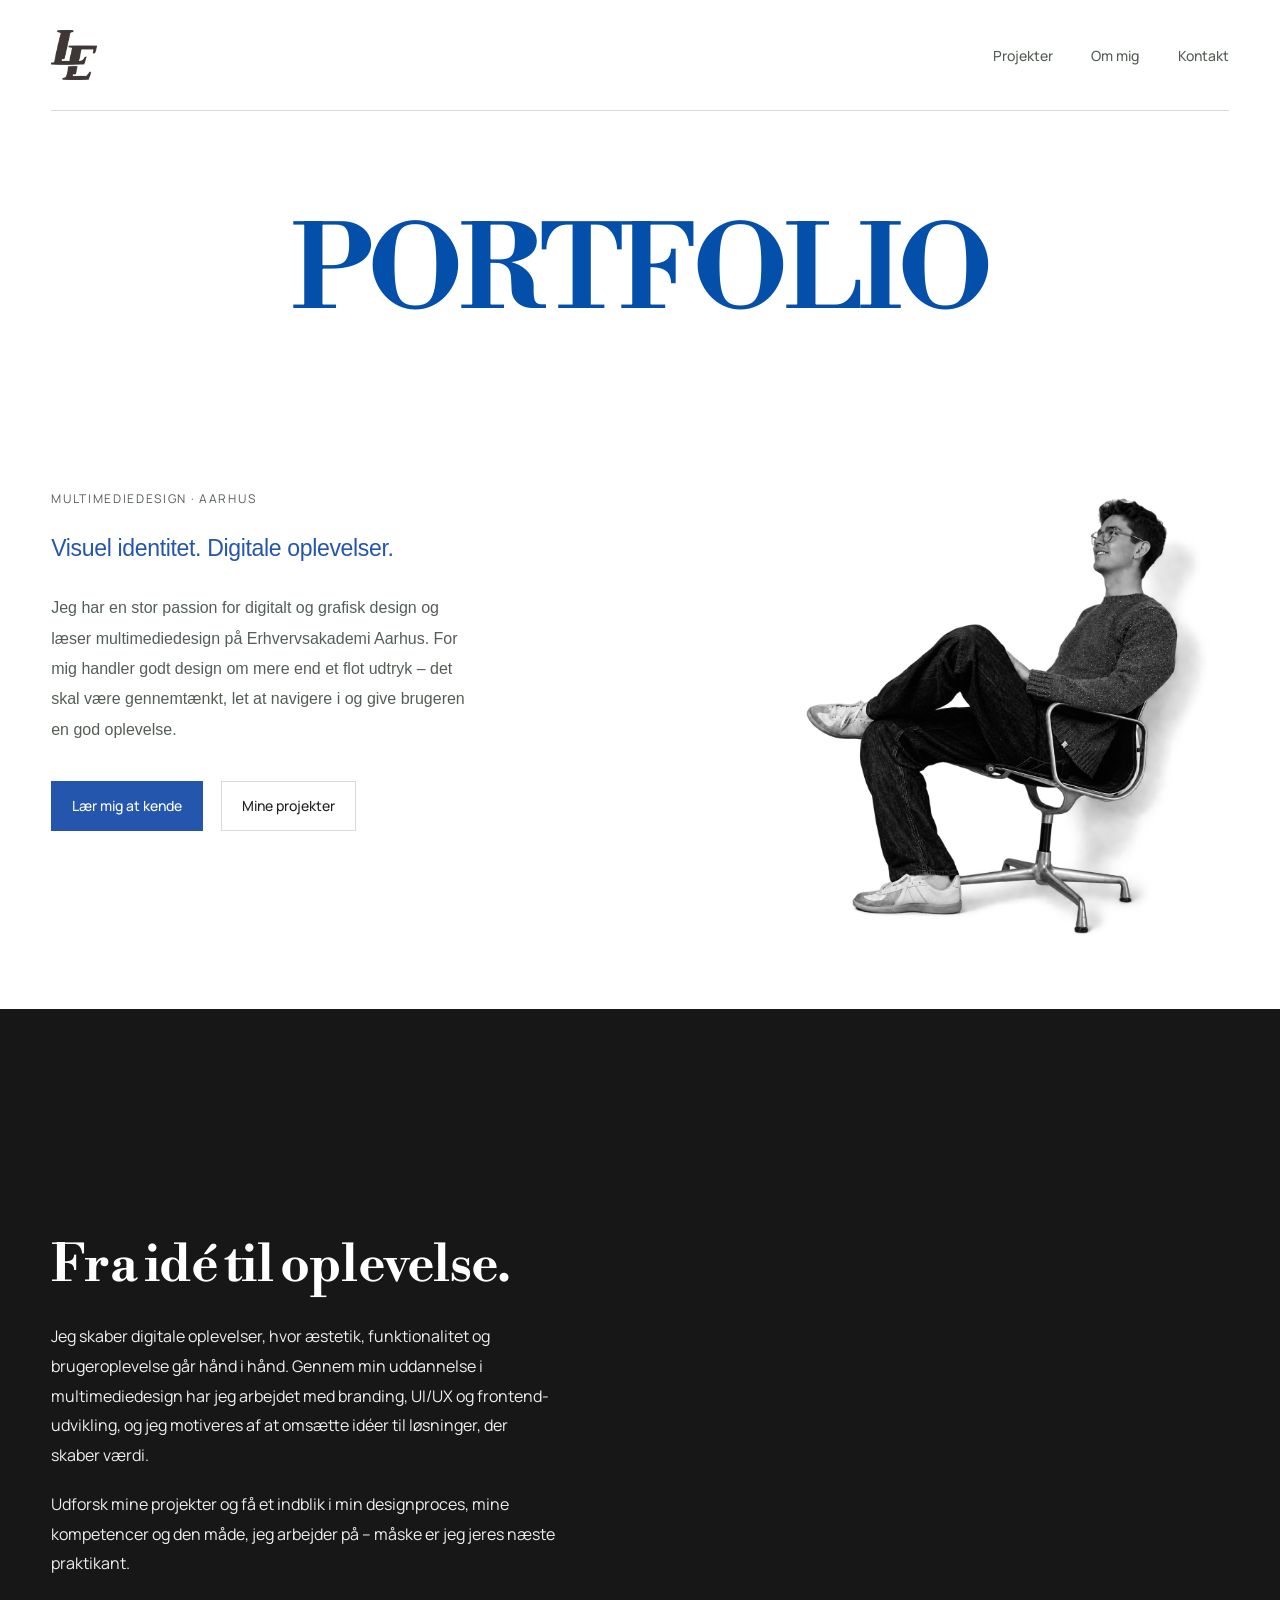
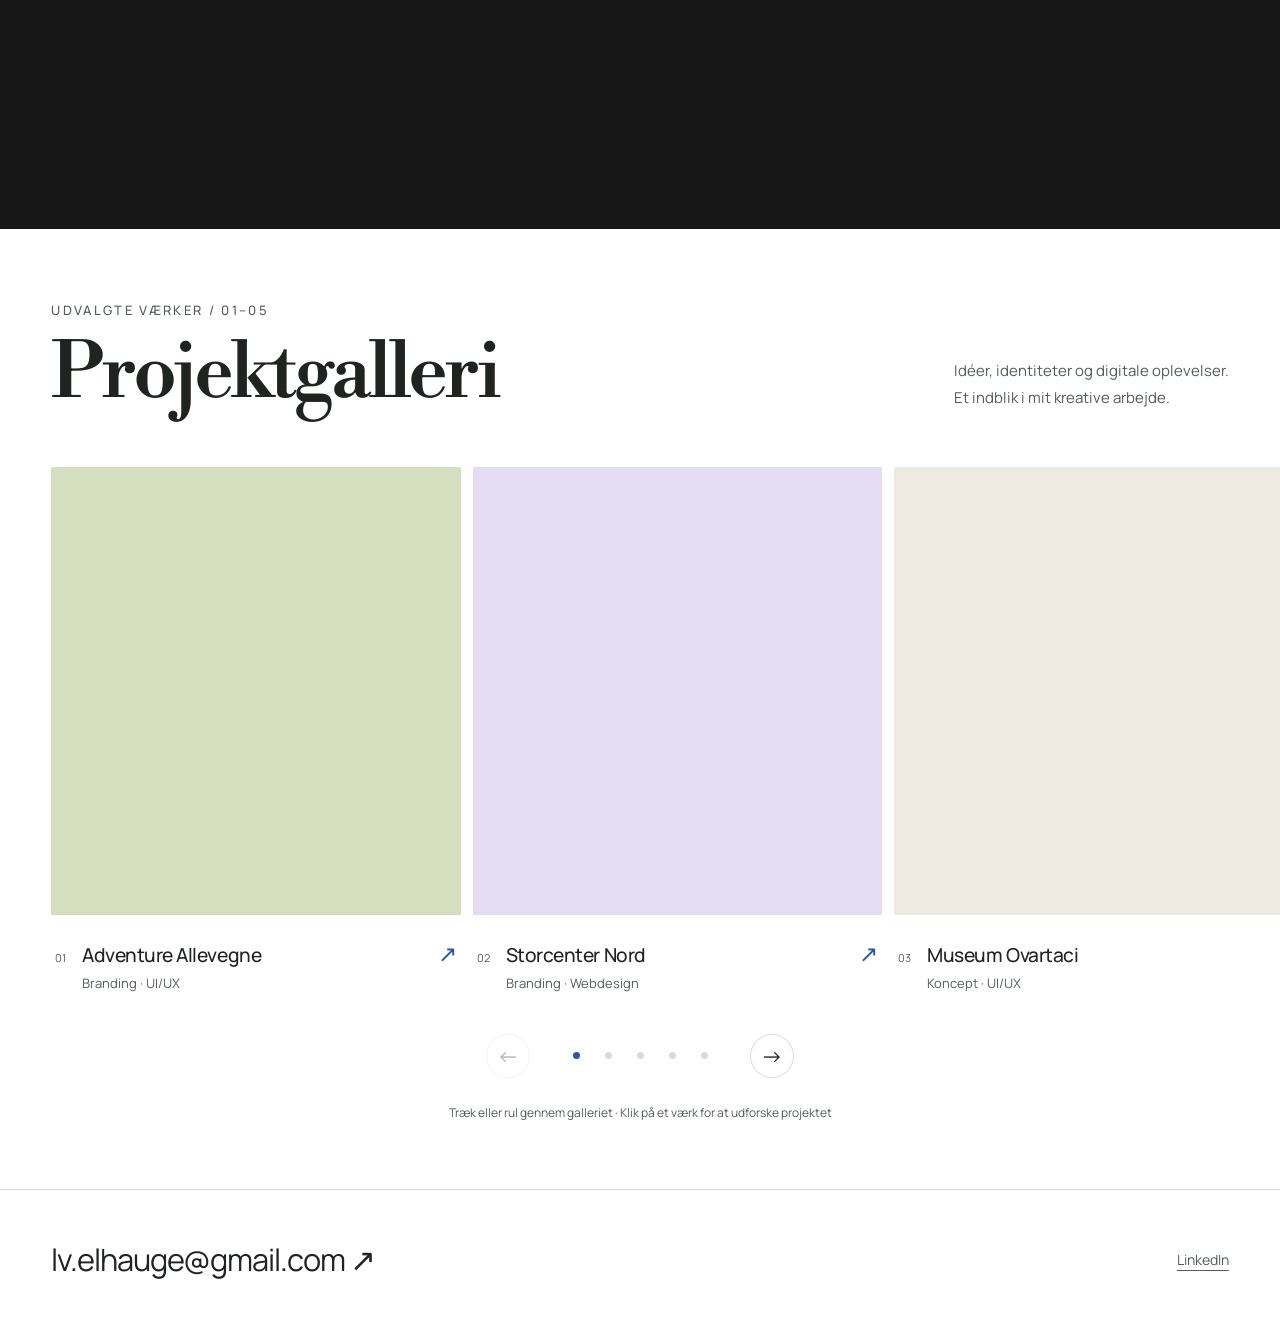
<file: index.html>
<!doctype html>
<html lang="da">
  <head>
    <meta charset="utf-8" />
    <meta name="viewport" content="width=device-width, initial-scale=1" />
    <meta
      name="description"
      content="Portfolio for Ludwig Elhauge – multimediedesigner med fokus på branding, UI/UX og frontend."
    />
    <title>Ludwig Elhauge – Portfolio</title>

    <link rel="stylesheet" href="style.css?v=9" />
</head>

  <body class="portfolio-site ">
    <header class="site-header">
      <a class="brand" href="index.html" aria-label="Gå til forsiden"><img src="Img/logo.png" alt="Ludwig Elhauge logo"></a>

      <nav class="site-nav" aria-label="Primær navigation">
        <a href="#projekter">Projekter</a>
        <a href="om-mig.html">Om mig</a>
        <a href="kontakt.html">Kontakt</a>
      </nav>
    </header>

    <main>
      <section class="hero">
        <div class="hero-content">
          <h1 class="hero-heading">PORTFOLIO</h1>
          <div class="hero-title">
            <p class="site-kicker">Multimediedesign · Aarhus</p>
            <p class="hero-subtitle">Visuel identitet. Digitale oplevelser.</p>

            <p class="hero-description">
              Jeg har en stor passion for digitalt og grafisk design og læser
              multimediedesign på Erhvervsakademi Aarhus. For mig handler godt
              design om mere end et flot udtryk – det skal være gennemtænkt, let
              at navigere i og give brugeren en god oplevelse.
            </p>

            <div class="hero-actions">
              <a class="hero-button hero-button-primary" href="om-mig.html">
                Lær mig at kende
              </a>

              <a class="hero-button hero-button-secondary" href="#projekter">
                Mine projekter
              </a>
            </div>
          </div>

          <div class="hero-image-wrap">
            <img
              class="hero-image"
              src="Img/ludwigstol.png"
              alt="Ludwig Elhauge"
            />
          </div>
        </div>
      </section>

      <section class="baggrund2-banner">
        <div class="baggrund2-overlay">
          <div class="baggrund2-text">
            <h2>Fra idé til oplevelse.</h2>

            <p>
              Jeg skaber digitale oplevelser, hvor æstetik, funktionalitet og
              brugeroplevelse går hånd i hånd. Gennem min uddannelse i
              multimediedesign har jeg arbejdet med branding, UI/UX og
              frontend-udvikling, og jeg motiveres af at omsætte idéer til
              løsninger, der skaber værdi.
            </p>

            <p>
              Udforsk mine projekter og få et indblik i min designproces, mine
              kompetencer og den måde, jeg arbejder på – måske er jeg jeres
              næste praktikant.
            </p>
          </div>
        </div>
      </section>

      <section class="art-gallery" id="projekter" aria-labelledby="gallery-title">
        <header class="art-gallery-heading">
          <p>Udvalgte værker / 01–05</p>
          <h2 id="gallery-title">Projektgalleri</h2>
          <p class="art-gallery-intro">Idéer, identiteter og digitale oplevelser.<br>Et indblik i mit kreative arbejde.</p>
        </header>
        <div class="art-gallery-stage">
          <div class="art-gallery-track" id="gallery-track" tabindex="0" aria-label="Projekter. Rul vandret for at se flere.">
            <a class="art-work art-work-adventure" href="ADVENTUREALLEVEGNE.html">
              <div class="art-work-frame"><img src="Img/ADVENTUREALLEVEGNE.png" alt="Adventure Allevegne" loading="lazy" decoding="async"></div>
              <div class="art-work-caption"><span class="art-work-number">01</span><div><h3>Adventure Allevegne</h3><p>Branding · UI/UX</p></div><span class="art-work-arrow" aria-hidden="true">↗</span></div>
            </a>
            <a class="art-work art-work-nord" href="STORCENTERNORD.html">
              <div class="art-work-frame"><img src="Img/STORCENTERNORD.png" alt="Storcenter Nord" loading="lazy" decoding="async"></div>
              <div class="art-work-caption"><span class="art-work-number">02</span><div><h3>Storcenter Nord</h3><p>Branding · Webdesign</p></div><span class="art-work-arrow" aria-hidden="true">↗</span></div>
            </a>
            <a class="art-work art-work-museum" href="museumprojekt.html">
              <div class="art-work-frame"><img src="Img/museumlogo.png" alt="Museum Ovartaci" loading="lazy" decoding="async"></div>
              <div class="art-work-caption"><span class="art-work-number">03</span><div><h3>Museum Ovartaci</h3><p>Koncept · UI/UX</p></div><span class="art-work-arrow" aria-hidden="true">↗</span></div>
            </a>
            <a class="art-work art-work-cafe" href="spilcafe/">
              <div class="art-work-frame"><img src="spilcafe/assets/img/logo.webp" alt="Spilcaféen" loading="lazy" decoding="async"></div>
              <div class="art-work-caption"><span class="art-work-number">04</span><div><h3>Spilcaféen</h3><p>Webdesign · UX</p></div><span class="art-work-arrow" aria-hidden="true">↗</span></div>
            </a>
            <a class="art-work art-work-fit" href="THEFITCLUB.html">
              <div class="art-work-frame"><img src="Img/thefitclub-produkt.png" alt="The Fit Club" loading="lazy" decoding="async"></div>
              <div class="art-work-caption"><span class="art-work-number">05</span><div><h3>The Fit Club</h3><p>Webdesign · Frontend</p></div><span class="art-work-arrow" aria-hidden="true">↗</span></div>
            </a>
          </div>
          <div class="art-gallery-controls" hidden>
            <button class="art-gallery-prev" type="button" aria-label="Forrige projekt" aria-controls="gallery-track">←</button>
            <div class="art-gallery-dots" aria-label="Vælg projekt"></div>
            <button class="art-gallery-next" type="button" aria-label="Næste projekt" aria-controls="gallery-track">→</button>
          </div>
        </div>
        <p class="art-gallery-note">Træk eller rul gennem galleriet · Klik på et værk for at udforske projektet</p>
      </section>
    </main>

    <footer class="site-footer">
      <div class="footer-content">
        <div class="footer-meta">
          <a class="footer-email" href="mailto:lv.elhauge@gmail.com">lv.elhauge@gmail.com ↗</a>

          <a
            class="footer-link"
            href="https://www.linkedin.com/in/ludwig-valentin-dahl-elhauge-713512254/"
            target="_blank"
            rel="noopener"
          >
            LinkedIn
          </a>
        </div>
      </div>
    </footer>

    <script src="main.js?v=7"></script>
  </body>
</html>
</file>
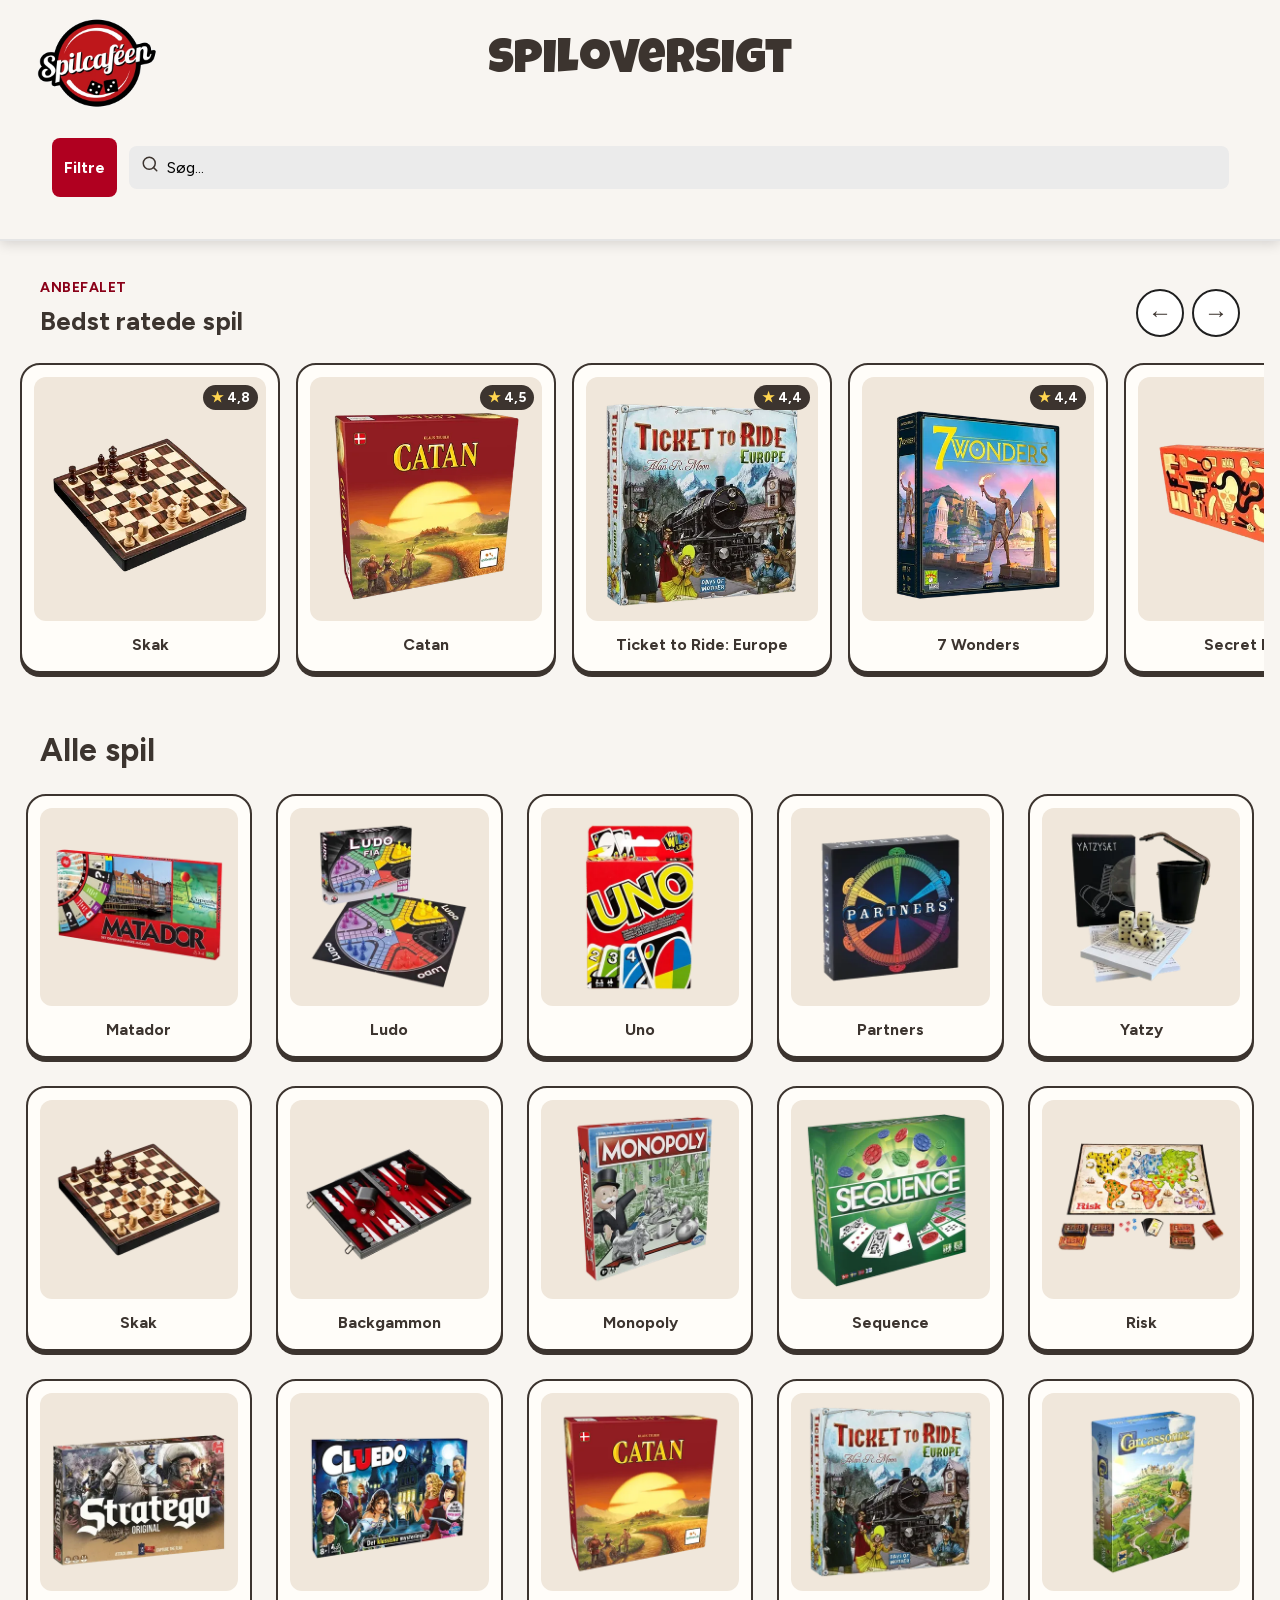
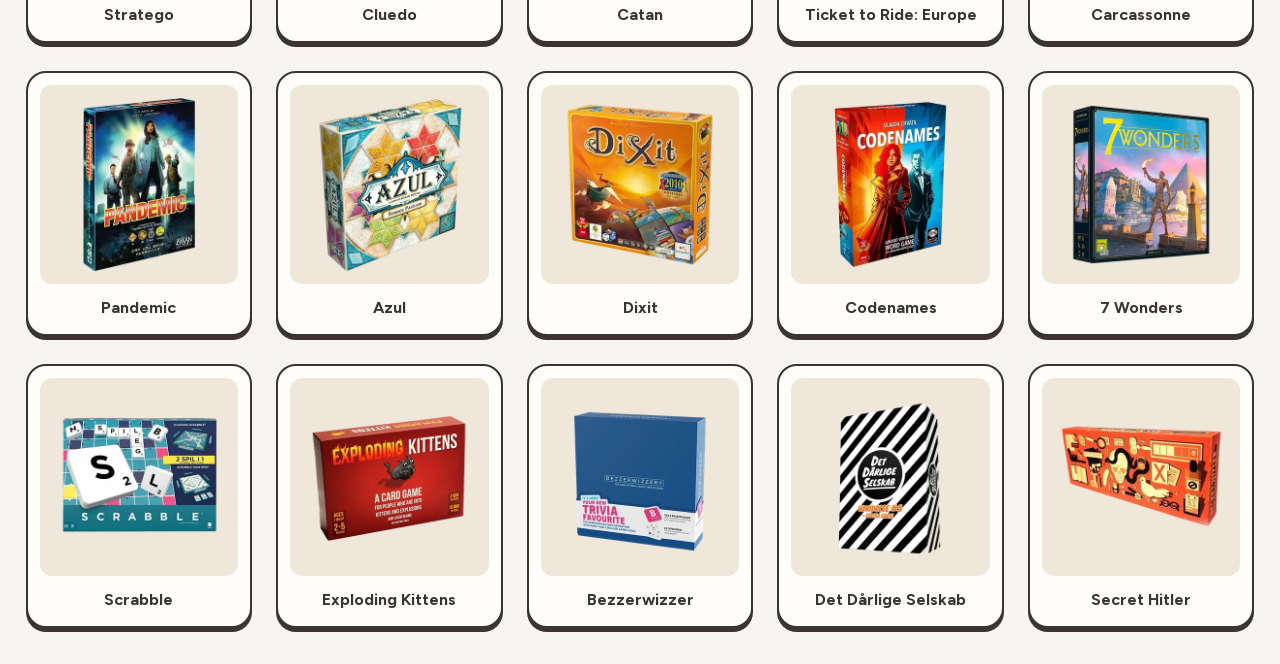
<file: spilcafe/index.html>
<!DOCTYPE html>
<html lang="da">
<head>
    <meta charset="UTF-8">
    <meta name="viewport" content="width=device-width, initial-scale=1.0">
    <title>Spiloversigt | Spilcaféen</title>
    <link rel="stylesheet" href="./css/style.css">
    <link rel="icon" type="image/x-icon" href="./assets/img/favicon.ico">
</head>

<body>
    <header>
        <div class="header-top">
            <a href="./" aria-label="Gå til Spilcaféens forside">
                <img
                    src="./assets/img/logo.webp"
                    width="360"
                    height="272"
                    alt="Spilcaféens logo"
                    decoding="async"
                >
            </a>

            <h1>Spiloversigt</h1>

            <div></div>
        </div>

        <h2 class="visually-hidden" id="searchAndFilterHeading">Søg og filtrer spil</h2>

        <section class="searchAndFilters" aria-labelledby="searchAndFilterHeading">
            <div class="searchAndFilters__row">
                <div class="filters">
                    <button
                        type="button"
                        class="chip"
                        data-filter="all"
                        aria-expanded="false"
                        aria-controls="filterPanel"
                    >
                        Filtre
                    </button>
                </div>

                <div class="search">
                    <div class="searchInput">
                        <div class="magnifier" aria-hidden="true">
                            <svg
                                xmlns="http://www.w3.org/2000/svg"
                                width="24"
                                height="24"
                                viewBox="0 0 24 24"
                                fill="none"
                                stroke="currentColor"
                                stroke-width="2"
                                stroke-linecap="round"
                                stroke-linejoin="round"
                            >
                                <path d="m21 21-4.34-4.34"></path>
                                <circle cx="11" cy="11" r="8"></circle>
                            </svg>
                        </div>

                        <input
                            type="search"
                            id="searchInput"
                            placeholder="Søg..."
                            aria-label="Søg efter spil"
                        >
                    </div>
                </div>


            </div>
            <div class="selected-chips" aria-live="polite"></div>
        </section>

        <div
            id="filterPanel"
            class="filter-panel hidden"
            role="region"
            aria-label="Spilfiltre"
        >
            <button type="button" id="closeFilters" class="filter-close" aria-label="Luk filtre">
                <span aria-hidden="true">×</span>
            </button>
            <fieldset class="filter-group">
                <legend>Sted</legend>

                <div class="filter-options">
                    <button type="button" class="filter-option" data-filter="location" data-option="">Alle</button>
                    <button type="button" class="filter-option" data-filter="location" data-option="Aalborg">Aalborg</button>
                    <button type="button" class="filter-option" data-filter="location" data-option="Vestergade">Aarhus Vestergade</button>
                    <button type="button" class="filter-option" data-filter="location" data-option="Fredensgade">Aarhus Fredensgade</button>
                    <button type="button" class="filter-option" data-filter="location" data-option="Kolding">Kolding</button>
                </div>
            </fieldset>

            <fieldset class="filter-group">
                <legend>Antal spillere</legend>

                <div class="filter-options">
                    <button type="button" class="filter-option" data-filter="players" data-option="">Alle</button>
                    <button type="button" class="filter-option" data-filter="players" data-option="2">2</button>
                    <button type="button" class="filter-option" data-filter="players" data-option="4">4</button>
                    <button type="button" class="filter-option" data-filter="players" data-option="6">6</button>
                    <button type="button" class="filter-option" data-filter="players" data-option="8">8</button>
                    <button type="button" class="filter-option" data-filter="players" data-option="10">10</button>
                </div>
            </fieldset>

            <fieldset class="filter-group">
                <legend>Genre</legend>

                <div class="filter-options">
                    <button type="button" class="filter-option" data-filter="genre" data-option="">Alle</button>
                    <button type="button" class="filter-option" data-filter="genre" data-option="Familiespil">Familiespil</button>
                    <button type="button" class="filter-option" data-filter="genre" data-option="Quiz">Quiz</button>
                    <button type="button" class="filter-option" data-filter="genre" data-option="Strategi">Strategi</button>
                    <button type="button" class="filter-option" data-filter="genre" data-option="Terninger">Terninger</button>
                    <button type="button" class="filter-option" data-filter="genre" data-option="Kortspil">Kortspil</button>
                </div>
            </fieldset>

            <fieldset class="filter-group">
                <legend>Sværhedsgrad</legend>

                <div class="filter-options">
                    <button type="button" class="filter-option" data-filter="difficulty" data-option="">Alle</button>
                    <button type="button" class="filter-option" data-filter="difficulty" data-option="Let">Let</button>
                    <button type="button" class="filter-option" data-filter="difficulty" data-option="Mellem">Mellem</button>
                    <button type="button" class="filter-option" data-filter="difficulty" data-option="Svær">Svær</button>
                </div>
            </fieldset>

            <fieldset class="filter-group">
                <legend>Spilletid</legend>

                <div class="filter-options">
                    <button type="button" class="filter-option" data-filter="time" data-option="">Alle</button>
                    <button type="button" class="filter-option" data-filter="time" data-option="20">Maks 20 min.</button>
                    <button type="button" class="filter-option" data-filter="time" data-option="30">Maks 30 min.</button>
                    <button type="button" class="filter-option" data-filter="time" data-option="60">Maks 60 min.</button>
                    <button type="button" class="filter-option" data-filter="time" data-option="120">Maks 120 min.</button>
                </div>
            </fieldset>

            <button type="button" id="resetFilters">
                Nulstil filtre
            </button>
        </div>
    </header>

    <section class="top-games" aria-labelledby="topGamesHeading">
        <div class="top-games__header">
            <div>
                <p class="top-games__eyebrow">Anbefalet</p>
                <h2 id="topGamesHeading">Bedst ratede spil</h2>
            </div>
            <nav class="carousel-controls" aria-label="Naviger i bedst ratede spil">
                <button type="button" class="carousel-control" id="previousTopGame" aria-label="Vis forrige spil">&#8592;</button>
                <button type="button" class="carousel-control" id="nextTopGame" aria-label="Vis næste spil">&#8594;</button>
            </nav>
        </div>
        <div class="top-games__track" id="topGamesTrack" tabindex="0" aria-label="Bedst ratede spil"></div>
    </section>

    <main id="results" aria-labelledby="allGamesHeading">
        <h2 id="allGamesHeading">Alle spil</h2>
        <div id="resultsList"></div>
    </main>

    <div id="drawHolder"></div>

    <script src="./js/app.js"></script>
</body>
</html>
</file>
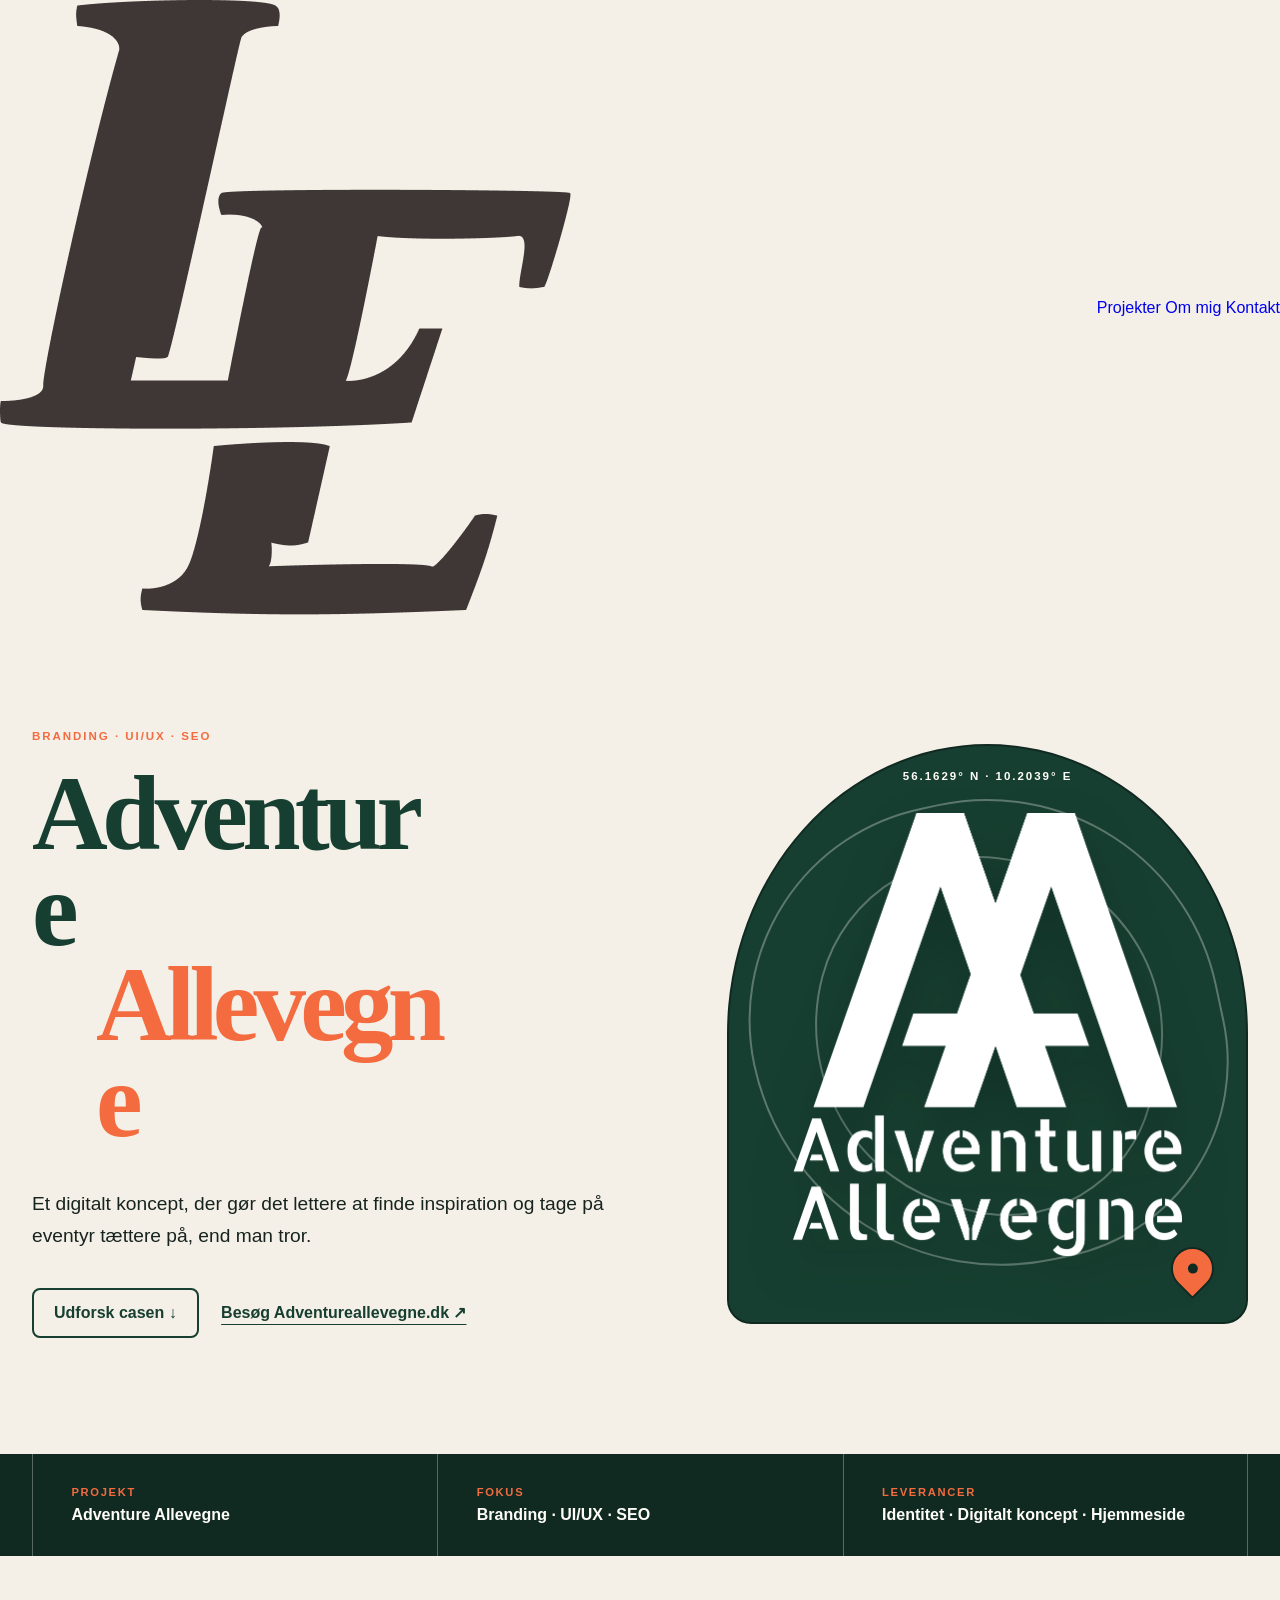
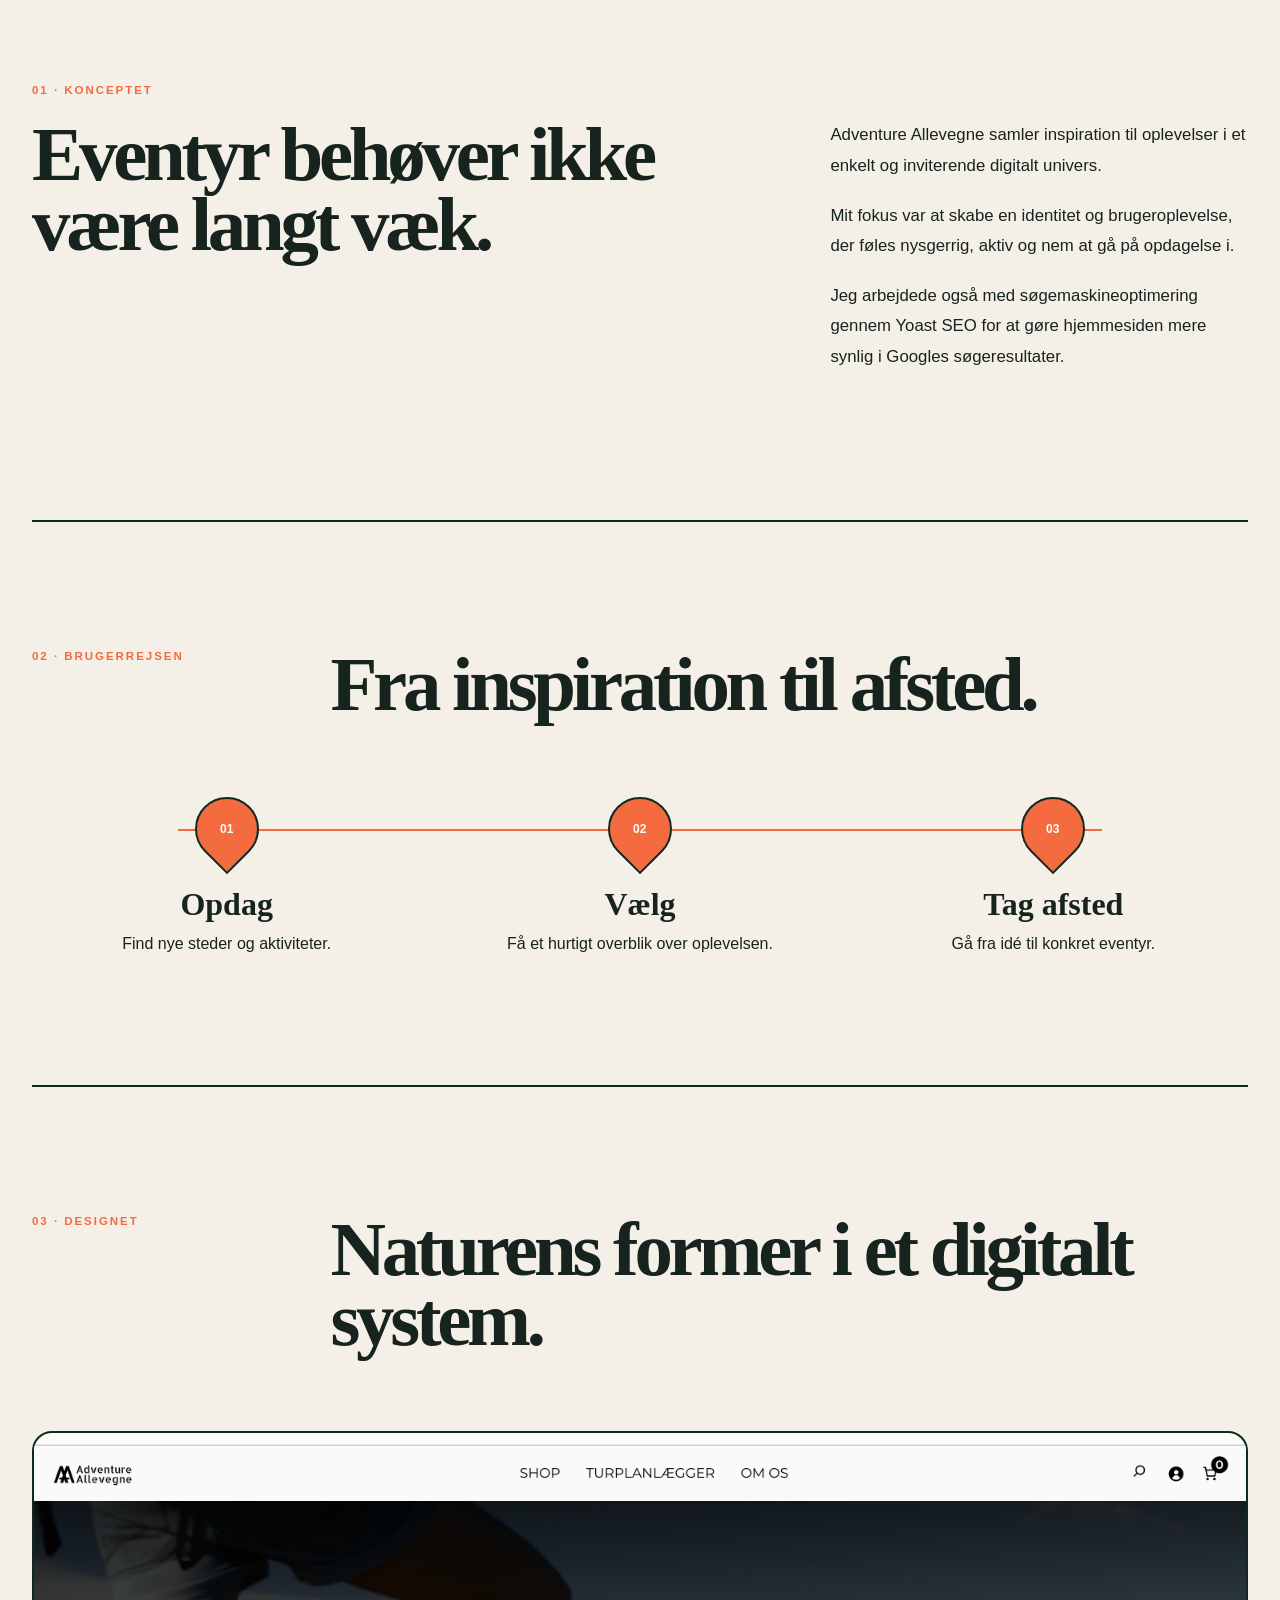
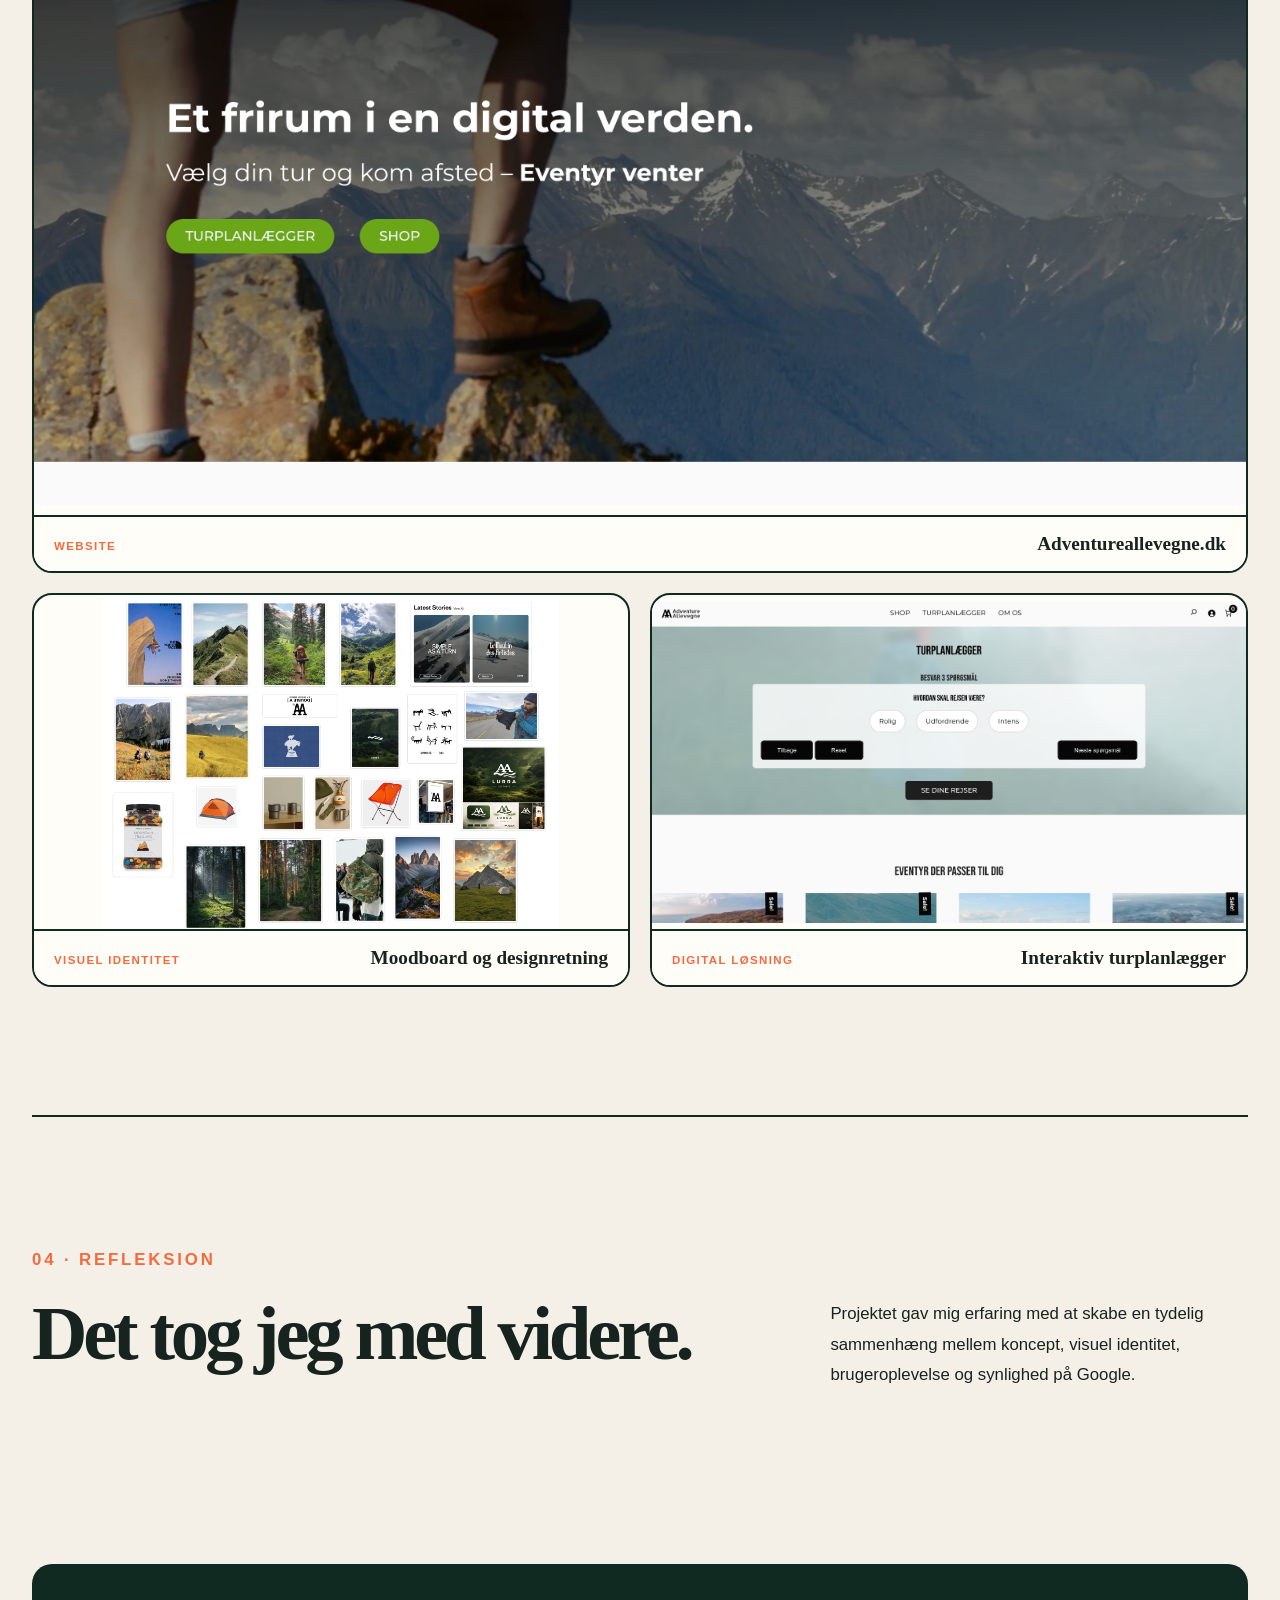
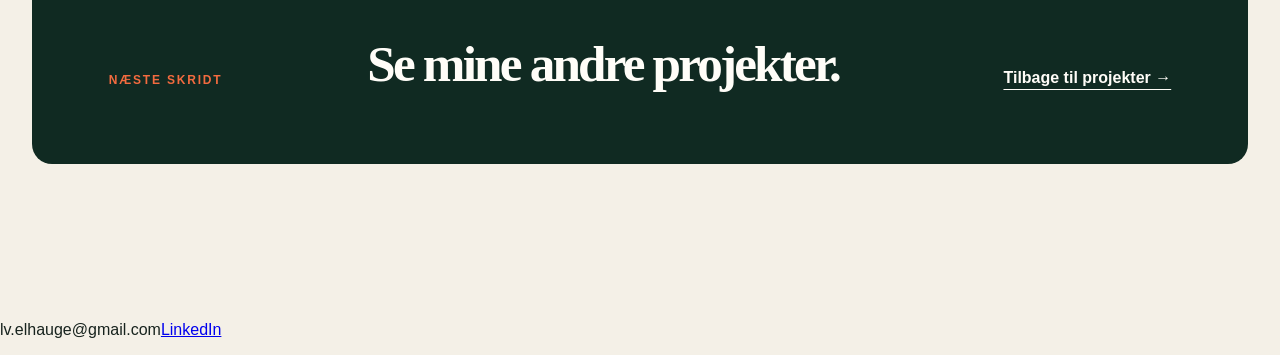
<file: ADVENTUREALLEVEGNE-kopi.html>
<!DOCTYPE html>
<html lang="da">
<head>
    <meta charset="UTF-8">

    <meta
        name="viewport"
        content="width=device-width, initial-scale=1.0"
    >

    <meta
        name="description"
        content="Portfolio-case om Adventure Allevegne – branding, UI/UX og SEO af Ludwig Elhauge."
    >

    <title>Adventure Allevegne – Projektcase</title>

    <link rel="stylesheet" href="style.css">
</head>

<body class="project-page aa-page">

    <header class="site-header">
        <a
            class="brand"
            href="index.html"
            aria-label="Gå til forsiden"
        >
            <img
                src="Img/logo.png"
                alt="Ludwig Elhauge logo"
            >
        </a>

        <nav class="site-nav" aria-label="Primær navigation">
            <a href="index.html#projekter">Projekter</a>
            <a href="om-mig.html">Om mig</a>
            <a href="kontakt.html">Kontakt</a>
        </nav>
    </header>

    <main>

        <!-- HERO -->
        <section class="aa-hero">
            <div class="aa-hero-copy">
                <p class="aa-eyebrow">
                    Branding · UI/UX · SEO
                </p>

                <h1>
                    Adventure
                    <span>Allevegne</span>
                </h1>

                <p class="aa-hero-lead">
                    Et digitalt koncept, der gør det lettere at finde
                    inspiration og tage på eventyr tættere på, end man tror.
                </p>

                <div class="aa-hero-actions">
                    <a class="aa-scroll-link" href="#case">
                        Udforsk casen ↓
                    </a>

                    <a
                        class="aa-live-link"
                        href="https://adventureallevegne.dk/"
                        target="_blank"
                        rel="noopener"
                    >
                        Besøg Adventureallevegne.dk ↗
                    </a>
                </div>
            </div>

            <div class="aa-hero-visual">
                <span class="aa-coordinate">
                    56.1629° N · 10.2039° E
                </span>

                <span
                    class="aa-map-ring aa-map-ring--one"
                    aria-hidden="true"
                ></span>

                <span
                    class="aa-map-ring aa-map-ring--two"
                    aria-hidden="true"
                ></span>

                <img
                    src="Img/aa.png"
                    alt="Adventure Allevegne projekt"
                >

                <span class="aa-pin" aria-hidden="true"></span>
            </div>
        </section>

        <!-- PROJEKTINFORMATION -->
        <section
            class="aa-meta"
            aria-label="Projektinformation"
        >
            <dl>
                <div>
                    <dt>Projekt</dt>
                    <dd>Adventure Allevegne</dd>
                </div>

                <div>
                    <dt>Fokus</dt>
                    <dd>Branding · UI/UX · SEO</dd>
                </div>

                <div>
                    <dt>Leverancer</dt>
                    <dd>
                        Identitet · Digitalt koncept · Hjemmeside
                    </dd>
                </div>
            </dl>
        </section>

        <!-- KONCEPTET -->
        <section class="aa-intro" id="case">
            <p class="aa-section-label">
                01 · Konceptet
            </p>

            <div class="aa-intro-grid">
                <h2>
                    Eventyr behøver ikke være langt væk.
                </h2>

                <div>
                    <p>
                        Adventure Allevegne samler inspiration til oplevelser
                        i et enkelt og inviterende digitalt univers.
                    </p>

                    <p>
                        Mit fokus var at skabe en identitet og brugeroplevelse,
                        der føles nysgerrig, aktiv og nem at gå på opdagelse i.
                    </p>

                    <p>
                        Jeg arbejdede også med søgemaskineoptimering gennem
                        Yoast SEO for at gøre hjemmesiden mere synlig i Googles
                        søgeresultater.
                    </p>
                </div>
            </div>
        </section>

        <!-- BRUGERREJSEN -->
        <section class="aa-journey">
            <div class="aa-section-heading">
                <p class="aa-section-label">
                    02 · Brugerrejsen
                </p>

                <h2>
                    Fra inspiration til afsted.
                </h2>
            </div>

            <ol class="aa-steps">
                <li>
                    <span><b>01</b></span>

                    <div>
                        <h3>Opdag</h3>
                        <p>Find nye steder og aktiviteter.</p>
                    </div>
                </li>

                <li>
                    <span><b>02</b></span>

                    <div>
                        <h3>Vælg</h3>
                        <p>Få et hurtigt overblik over oplevelsen.</p>
                    </div>
                </li>

                <li>
                    <span><b>03</b></span>

                    <div>
                        <h3>Tag afsted</h3>
                        <p>Gå fra idé til konkret eventyr.</p>
                    </div>
                </li>
            </ol>
        </section>

        <!-- DESIGN OG BILLEDER -->
        <section class="aa-showcase">
            <div class="aa-section-heading">
                <p class="aa-section-label">
                    03 · Designet
                </p>

                <h2>
                    Naturens former i et digitalt system.
                </h2>
            </div>

            <!-- HJEMMESIDE -->
            <figure class="aa-case-media aa-case-media--wide">
                <img
                    src="Img/aahjemmeside.png"
                    alt="Adventure Allevegne hjemmeside"
                >

                <figcaption>
                    <span>Website</span>
                    <strong>Adventureallevegne.dk</strong>
                </figcaption>
            </figure>

            <div class="aa-media-grid">

                <!-- MOODBOARD -->
                <figure class="aa-case-media">
                    <img
                        src="Img/aamoodboard.png"
                        alt="Moodboard og visuel identitet til Adventure Allevegne"
                    >

                    <figcaption>
                        <span>Visuel identitet</span>
                        <strong>Moodboard og designretning</strong>
                    </figcaption>
                </figure>

                <!-- TURPLANLÆGGER -->
                <figure class="aa-case-media">
                    <img
                        src="Img/aaturplanlægger.png"
                        alt="Turplanlægger til Adventure Allevegne"
                    >

                    <figcaption>
                        <span>Digital løsning</span>
                        <strong>Interaktiv turplanlægger</strong>
                    </figcaption>
                </figure>

            </div>
        </section>

        <!-- REFLEKSION -->
        <section class="aa-reflection">
            <p class="aa-section-label">
                04 · Refleksion
            </p>

            <div>
                <h2>
                    Det tog jeg med videre.
                </h2>

                <p>
                    Projektet gav mig erfaring med at skabe en tydelig
                    sammenhæng mellem koncept, visuel identitet,
                    brugeroplevelse og synlighed på Google.
                </p>
            </div>
        </section>

        <!-- TILBAGE TIL PROJEKTER -->
        <section class="aa-next">
            <p>Næste skridt</p>

            <h2>
                Se mine andre projekter.
            </h2>

            <a href="index.html#projekter">
                Tilbage til projekter →
            </a>
        </section>

    </main>

    <footer class="site-footer">
        <div class="footer-content">
            <div class="footer-meta">
                <p class="footer-email">
                    lv.elhauge@gmail.com
                </p>

                <a
                    class="footer-link"
                    href="https://www.linkedin.com/in/ludwig-valentin-dahl-elhauge-713512254/"
                    target="_blank"
                    rel="noopener"
                >
                    LinkedIn
                </a>
            </div>
        </div>
    </footer>

    <script src="main.js"></script>
</body>
</html>
</file>
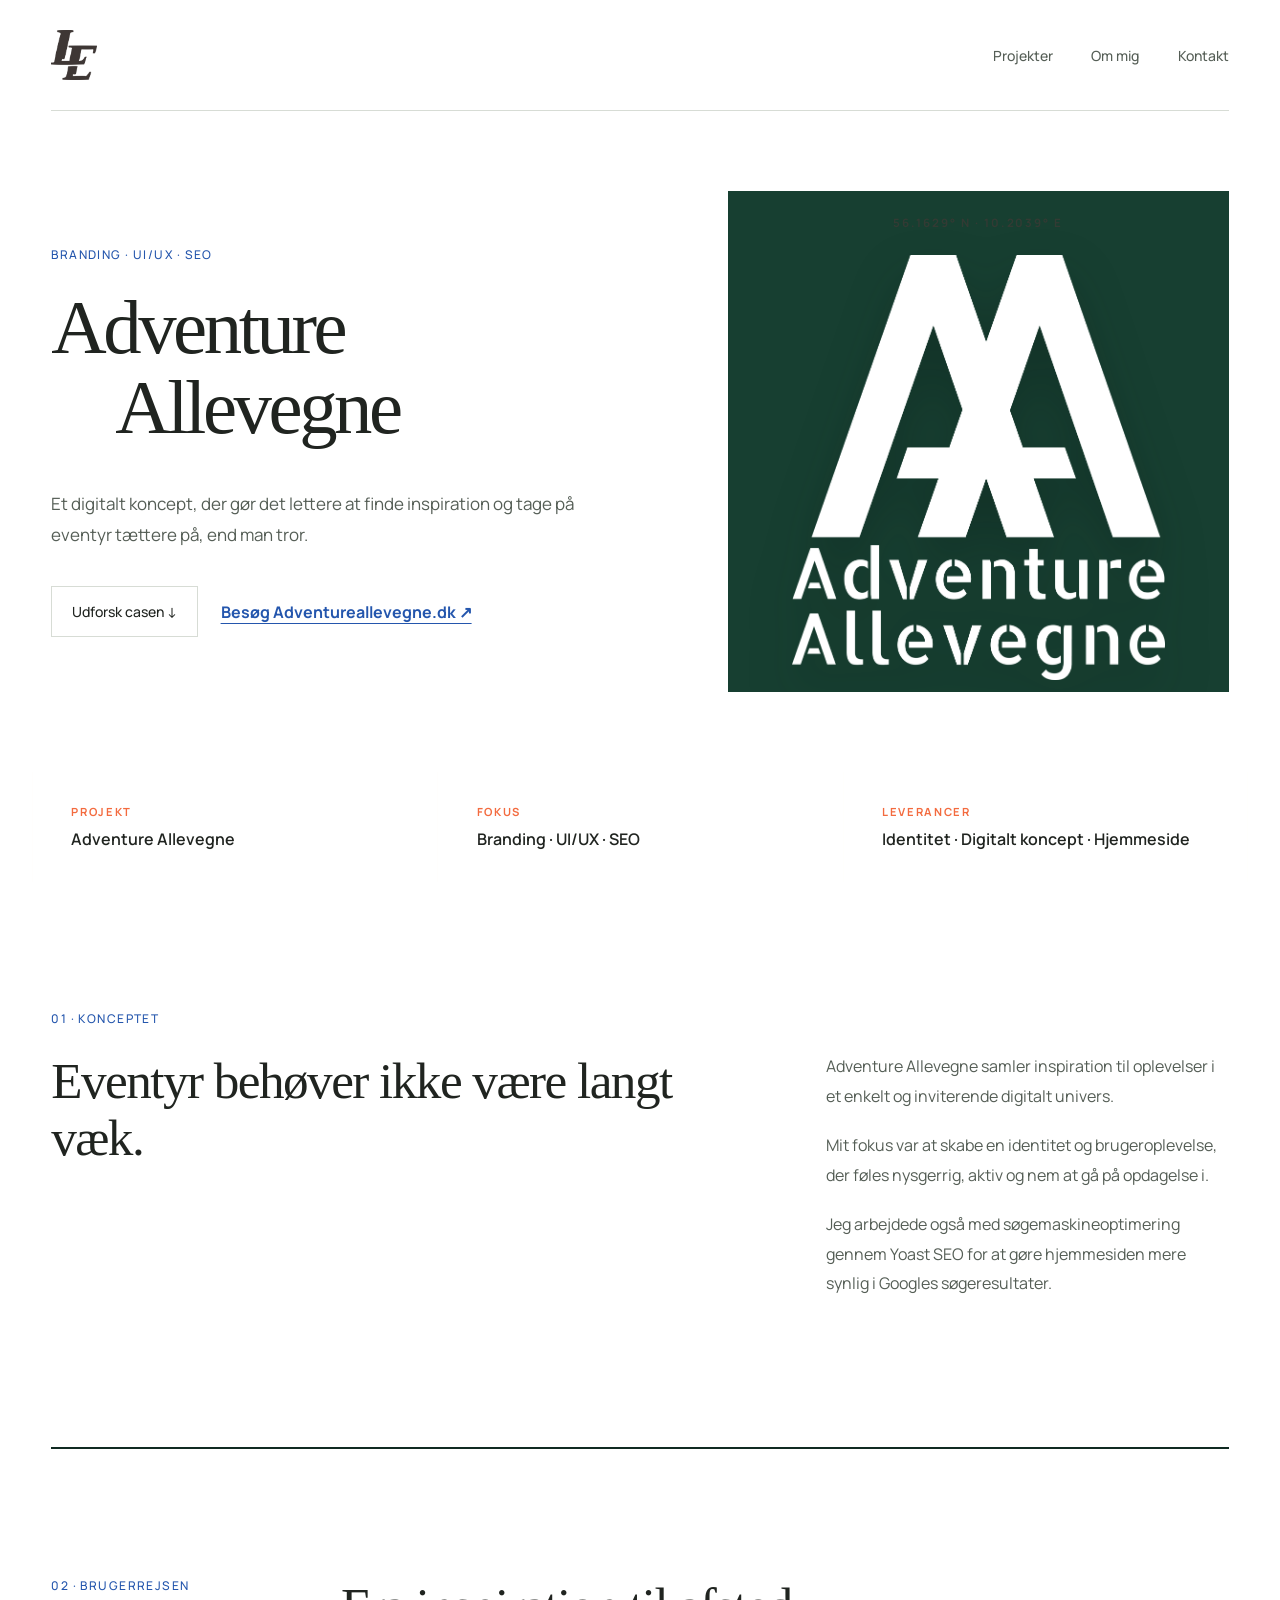
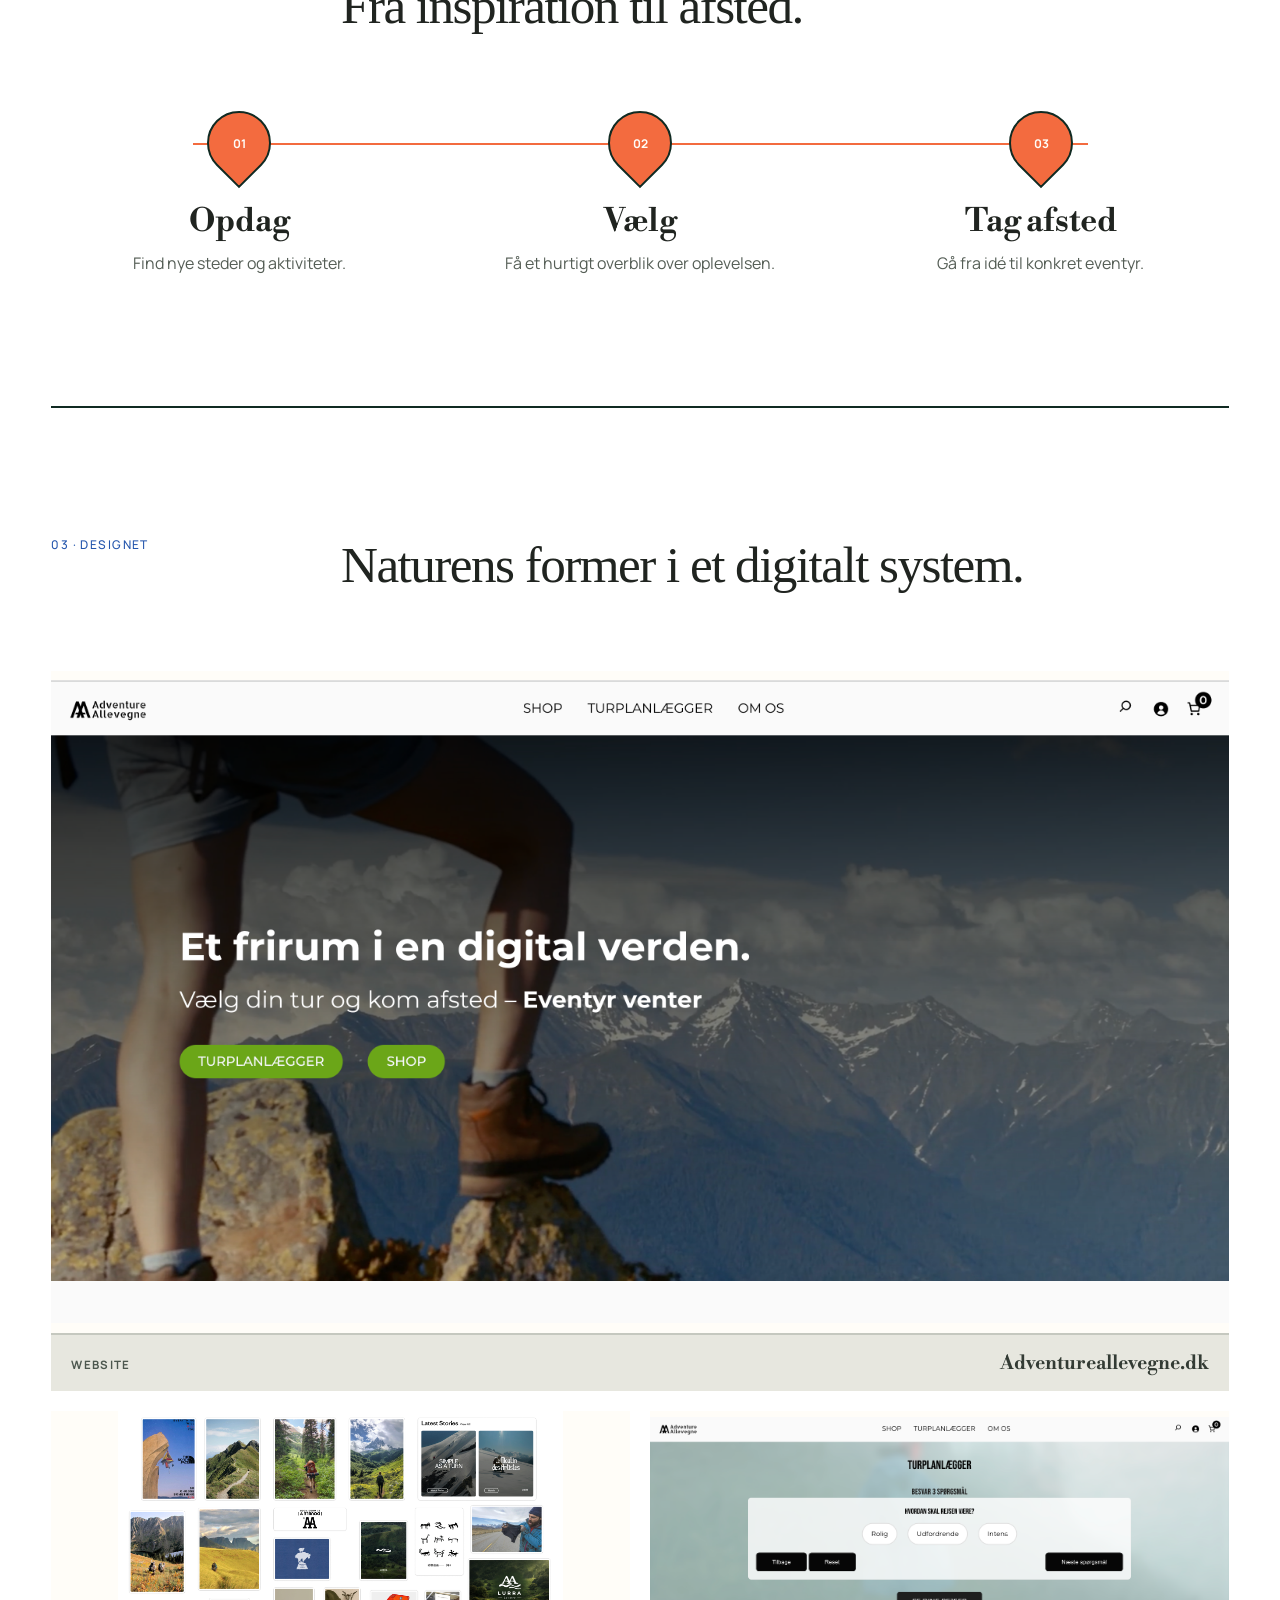
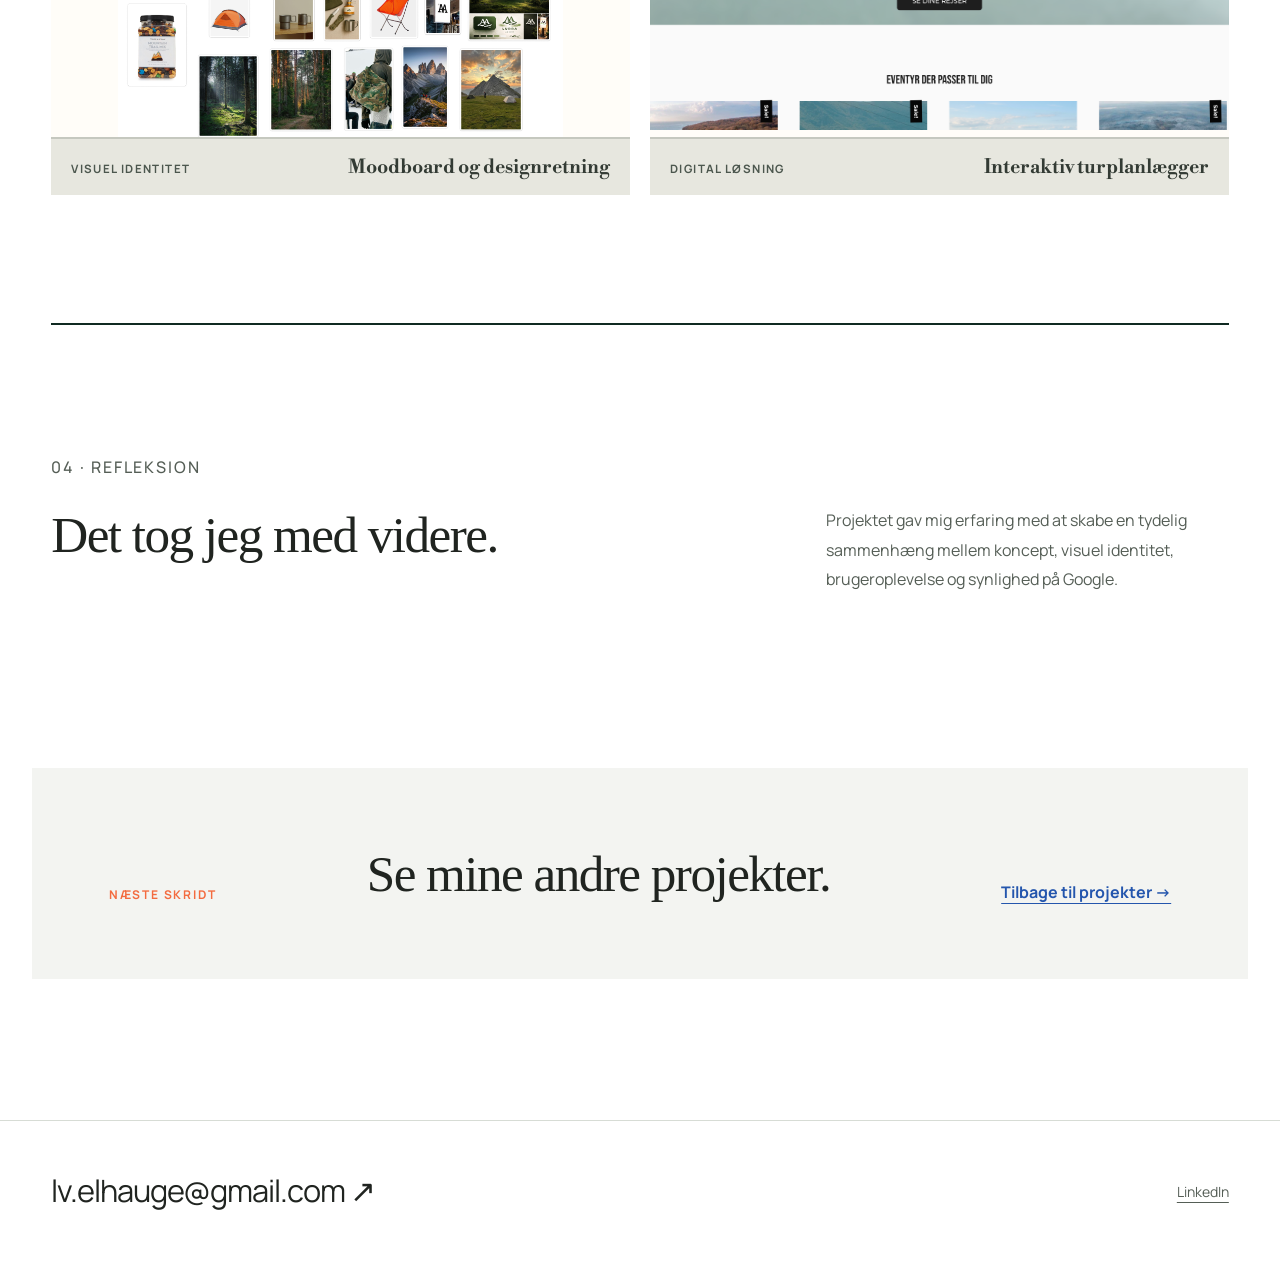
<file: ADVENTUREALLEVEGNE.html>
<!DOCTYPE html>
<html lang="da">
<head>
    <meta charset="UTF-8">

    <meta
        name="viewport"
        content="width=device-width, initial-scale=1.0"
    >

    <meta
        name="description"
        content="Portfolio-case om Adventure Allevegne – branding, UI/UX og SEO af Ludwig Elhauge."
    >

    <title>Adventure Allevegne – Projektcase</title>

    <link rel="stylesheet" href="style.css?v=7">
</head>

<body class="portfolio-site project-page aa-page">

    <header class="site-header">
        <a
            class="brand"
            href="index.html"
            aria-label="Gå til forsiden"
        ><img src="Img/logo.png" alt="Ludwig Elhauge logo"></a>

        <nav class="site-nav" aria-label="Primær navigation">
            <a href="index.html#projekter">Projekter</a>
            <a href="om-mig.html">Om mig</a>
            <a href="kontakt.html">Kontakt</a>
        </nav>
    </header>

    <main>

        <section class="aa-hero">
            <div class="aa-hero-copy">
                <p class="aa-eyebrow">
                    Branding · UI/UX · SEO
                </p>

                <h1>
                    Adventure
                    <span>Allevegne</span>
                </h1>

                <p class="aa-hero-lead">
                    Et digitalt koncept, der gør det lettere at finde
                    inspiration og tage på eventyr tættere på, end man tror.
                </p>

                <div class="aa-hero-actions">
                    <a class="aa-scroll-link" href="#case">
                        Udforsk casen ↓
                    </a>

                    <a
                        class="aa-live-link"
                        href="https://adventureallevegne.dk/"
                        target="_blank"
                        rel="noopener"
                    >
                        Besøg Adventureallevegne.dk ↗
                    </a>
                </div>
            </div>

            <div class="aa-hero-visual">
                <span class="aa-coordinate">
                    56.1629° N · 10.2039° E
                </span>

                <span
                    class="aa-map-ring aa-map-ring--one"
                    aria-hidden="true"
                ></span>

                <span
                    class="aa-map-ring aa-map-ring--two"
                    aria-hidden="true"
                ></span>

                <img
                    src="Img/aa.png"
                    alt="Adventure Allevegne projekt"
                >

                <span class="aa-pin" aria-hidden="true"></span>
            </div>
        </section>

        <section
            class="aa-meta"
            aria-label="Projektinformation"
        >
            <dl>
                <div>
                    <dt>Projekt</dt>
                    <dd>Adventure Allevegne</dd>
                </div>

                <div>
                    <dt>Fokus</dt>
                    <dd>Branding · UI/UX · SEO</dd>
                </div>

                <div>
                    <dt>Leverancer</dt>
                    <dd>
                        Identitet · Digitalt koncept · Hjemmeside
                    </dd>
                </div>
            </dl>
        </section>

        <section class="aa-intro" id="case">
            <p class="aa-section-label">
                01 · Konceptet
            </p>

            <div class="aa-intro-grid">
                <h2>
                    Eventyr behøver ikke være langt væk.
                </h2>

                <div>
                    <p>
                        Adventure Allevegne samler inspiration til oplevelser
                        i et enkelt og inviterende digitalt univers.
                    </p>

                    <p>
                        Mit fokus var at skabe en identitet og brugeroplevelse,
                        der føles nysgerrig, aktiv og nem at gå på opdagelse i.
                    </p>

                    <p>
                        Jeg arbejdede også med søgemaskineoptimering gennem
                        Yoast SEO for at gøre hjemmesiden mere synlig i Googles
                        søgeresultater.
                    </p>
                </div>
            </div>
        </section>

        <section class="aa-journey">
            <div class="aa-section-heading">
                <p class="aa-section-label">
                    02 · Brugerrejsen
                </p>

                <h2>
                    Fra inspiration til afsted.
                </h2>
            </div>

            <ol class="aa-steps">
                <li>
                    <span><b>01</b></span>

                    <div>
                        <h3>Opdag</h3>
                        <p>Find nye steder og aktiviteter.</p>
                    </div>
                </li>

                <li>
                    <span><b>02</b></span>

                    <div>
                        <h3>Vælg</h3>
                        <p>Få et hurtigt overblik over oplevelsen.</p>
                    </div>
                </li>

                <li>
                    <span><b>03</b></span>

                    <div>
                        <h3>Tag afsted</h3>
                        <p>Gå fra idé til konkret eventyr.</p>
                    </div>
                </li>
            </ol>
        </section>

        <section class="aa-showcase">
            <div class="aa-section-heading">
                <p class="aa-section-label">
                    03 · Designet
                </p>

                <h2>
                    Naturens former i et digitalt system.
                </h2>
            </div>

            <figure class="aa-case-media aa-case-media--wide">
                <img
                    src="Img/aahjemmeside.png"
                    alt="Adventure Allevegne hjemmeside"
                >

                <figcaption>
                    <span>Website</span>
                    <strong>Adventureallevegne.dk</strong>
                </figcaption>
            </figure>

            <div class="aa-media-grid">

                <figure class="aa-case-media">
                    <img
                        src="Img/aamoodboard.png"
                        alt="Moodboard og visuel identitet til Adventure Allevegne"
                    >

                    <figcaption>
                        <span>Visuel identitet</span>
                        <strong>Moodboard og designretning</strong>
                    </figcaption>
                </figure>

                <figure class="aa-case-media">
                    <img
                        src="Img/aaturplanlægger.png"
                        alt="Turplanlægger til Adventure Allevegne"
                    >

                    <figcaption>
                        <span>Digital løsning</span>
                        <strong>Interaktiv turplanlægger</strong>
                    </figcaption>
                </figure>

            </div>
        </section>

        <section class="aa-reflection">
            <p class="aa-section-label">
                04 · Refleksion
            </p>

            <div>
                <h2>
                    Det tog jeg med videre.
                </h2>

                <p>
                    Projektet gav mig erfaring med at skabe en tydelig
                    sammenhæng mellem koncept, visuel identitet,
                    brugeroplevelse og synlighed på Google.
                </p>
            </div>
        </section>

        <section class="aa-next">
            <p>Næste skridt</p>

            <h2>
                Se mine andre projekter.
            </h2>

            <a href="index.html#projekter">
                Tilbage til projekter →
            </a>
        </section>

    </main>

    <footer class="site-footer">
        <div class="footer-content">
            <div class="footer-meta">
                <a class="footer-email" href="mailto:lv.elhauge@gmail.com">lv.elhauge@gmail.com ↗</a>

                <a
                    class="footer-link"
                    href="https://www.linkedin.com/in/ludwig-valentin-dahl-elhauge-713512254/"
                    target="_blank"
                    rel="noopener"
                >
                    LinkedIn
                </a>
            </div>
        </div>
    </footer>

    <script src="main.js?v=7"></script>
</body>
</html>
</file>
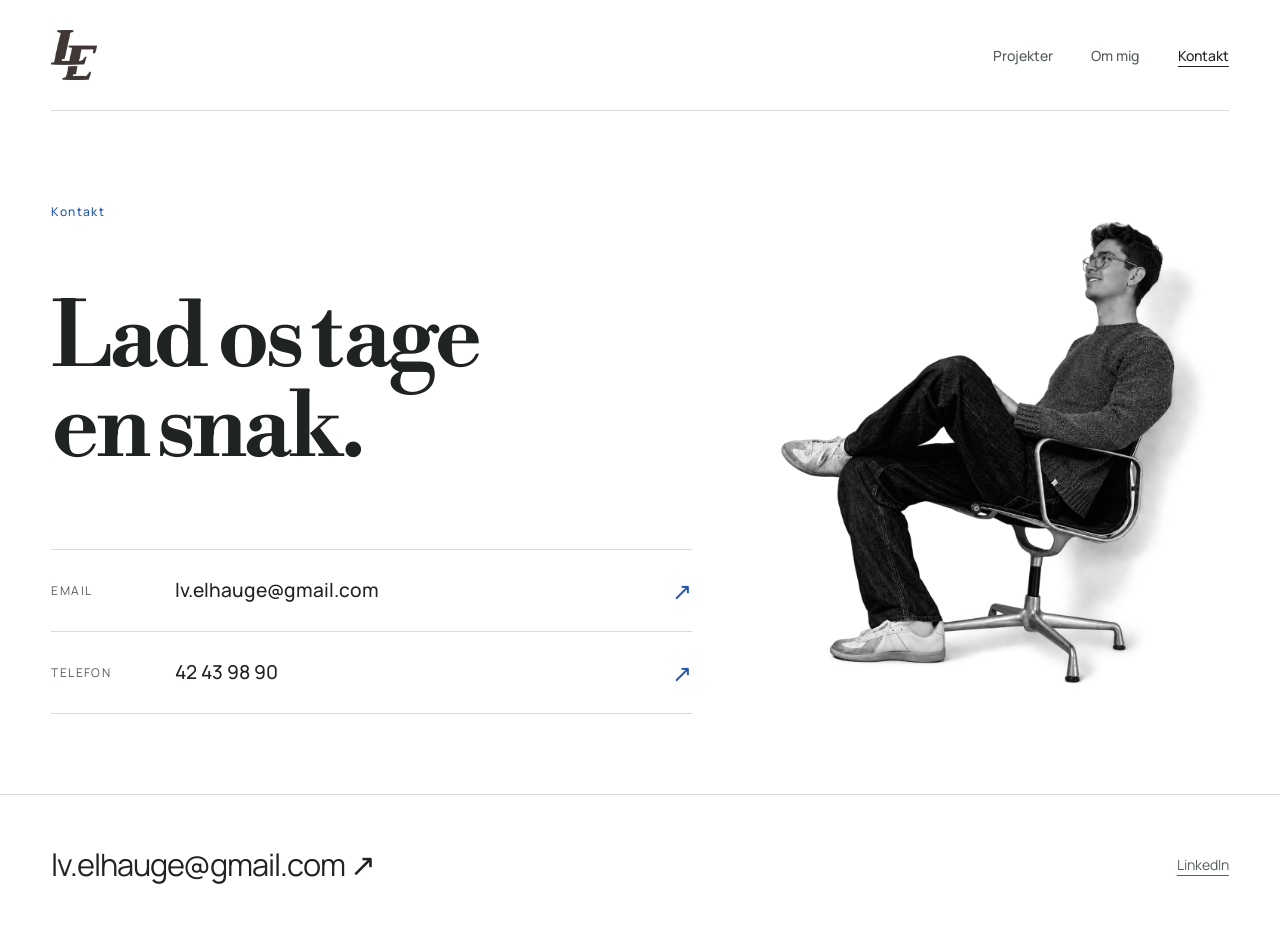
<file: kontakt.html>
<!doctype html>
<html lang="da">
  <head>
    <meta charset="UTF-8">

    <meta
      name="viewport"
      content="width=device-width, initial-scale=1.0"
    >

    <meta
      name="description"
      content="Kontakt multimediedesigner Ludwig Elhauge."
    >

    <title>Kontakt · Ludwig Elhauge</title>

    <link rel="stylesheet" href="style.css?v=7">

    <link
      rel="preconnect"
      href="https://fonts.googleapis.com"
    >

    <link
      rel="preconnect"
      href="https://fonts.gstatic.com"
      crossorigin
    >
</head>

  <body class="portfolio-site ">
    <header class="site-header">
      <a
        class="brand"
        href="index.html"
        aria-label="Gå til forsiden"
      ><img src="Img/logo.png" alt="Ludwig Elhauge logo"></a>

      <nav class="site-nav" aria-label="Primær navigation">
        <a href="index.html#projekter">Projekter</a>
        <a href="om-mig.html">Om mig</a>
        <a href="kontakt.html" aria-current="page">Kontakt</a>
      </nav>
    </header>

    <main class="clean-contact-page">
      <section class="clean-contact">
        <div class="clean-contact-inner">

          <div class="clean-contact-copy">
            <p class="clean-contact-kicker">
              Kontakt
            </p>

            <h1>
              Lad os tage<br>
              en snak.
            </h1>

            <div class="clean-contact-details">
              <a href="mailto:lv.elhauge@gmail.com">
                <span>Email</span>

                <strong>
                  lv.elhauge@gmail.com
                </strong>

                <i aria-hidden="true">↗</i>
              </a>

              <a href="tel:+4542439890">
                <span>Telefon</span>

                <strong>
                  42 43 98 90
                </strong>

                <i aria-hidden="true">↗</i>
              </a>
            </div>
          </div>

          <div class="clean-contact-image">
            <img
              src="Img/ludwigstol.png"
              alt="Ludwig Elhauge siddende i en stol"
            >
          </div>

        </div>
      </section>
    </main>

    <footer class="site-footer">
      <div class="footer-content">
        <div class="footer-meta">
          <a class="footer-email" href="mailto:lv.elhauge@gmail.com">lv.elhauge@gmail.com ↗</a>

          <a
            class="footer-link"
            href="https://www.linkedin.com/in/ludwig-valentin-dahl-elhauge-713512254/"
            target="_blank"
            rel="noopener"
          >
            LinkedIn
          </a>
        </div>
      </div>
    </footer>

    <script src="main.js?v=7"></script>
  </body>
</html>
</file>
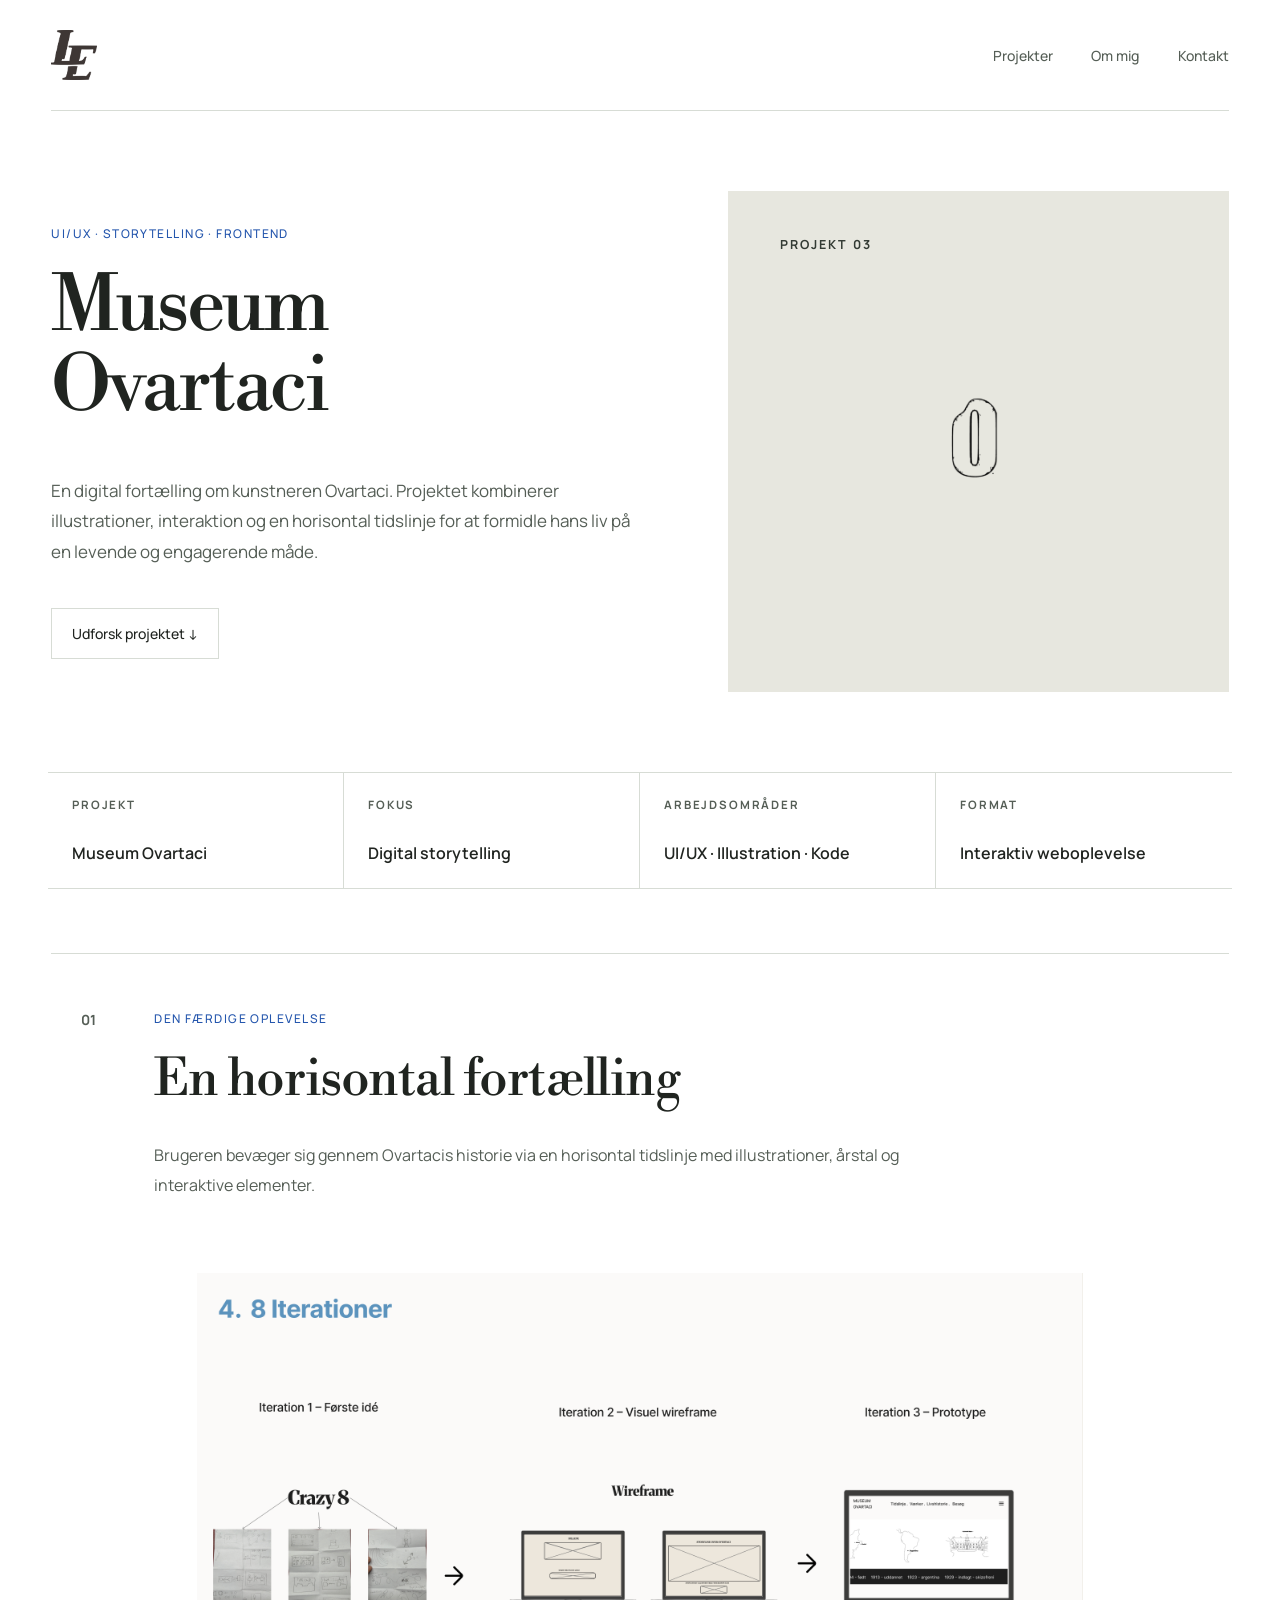
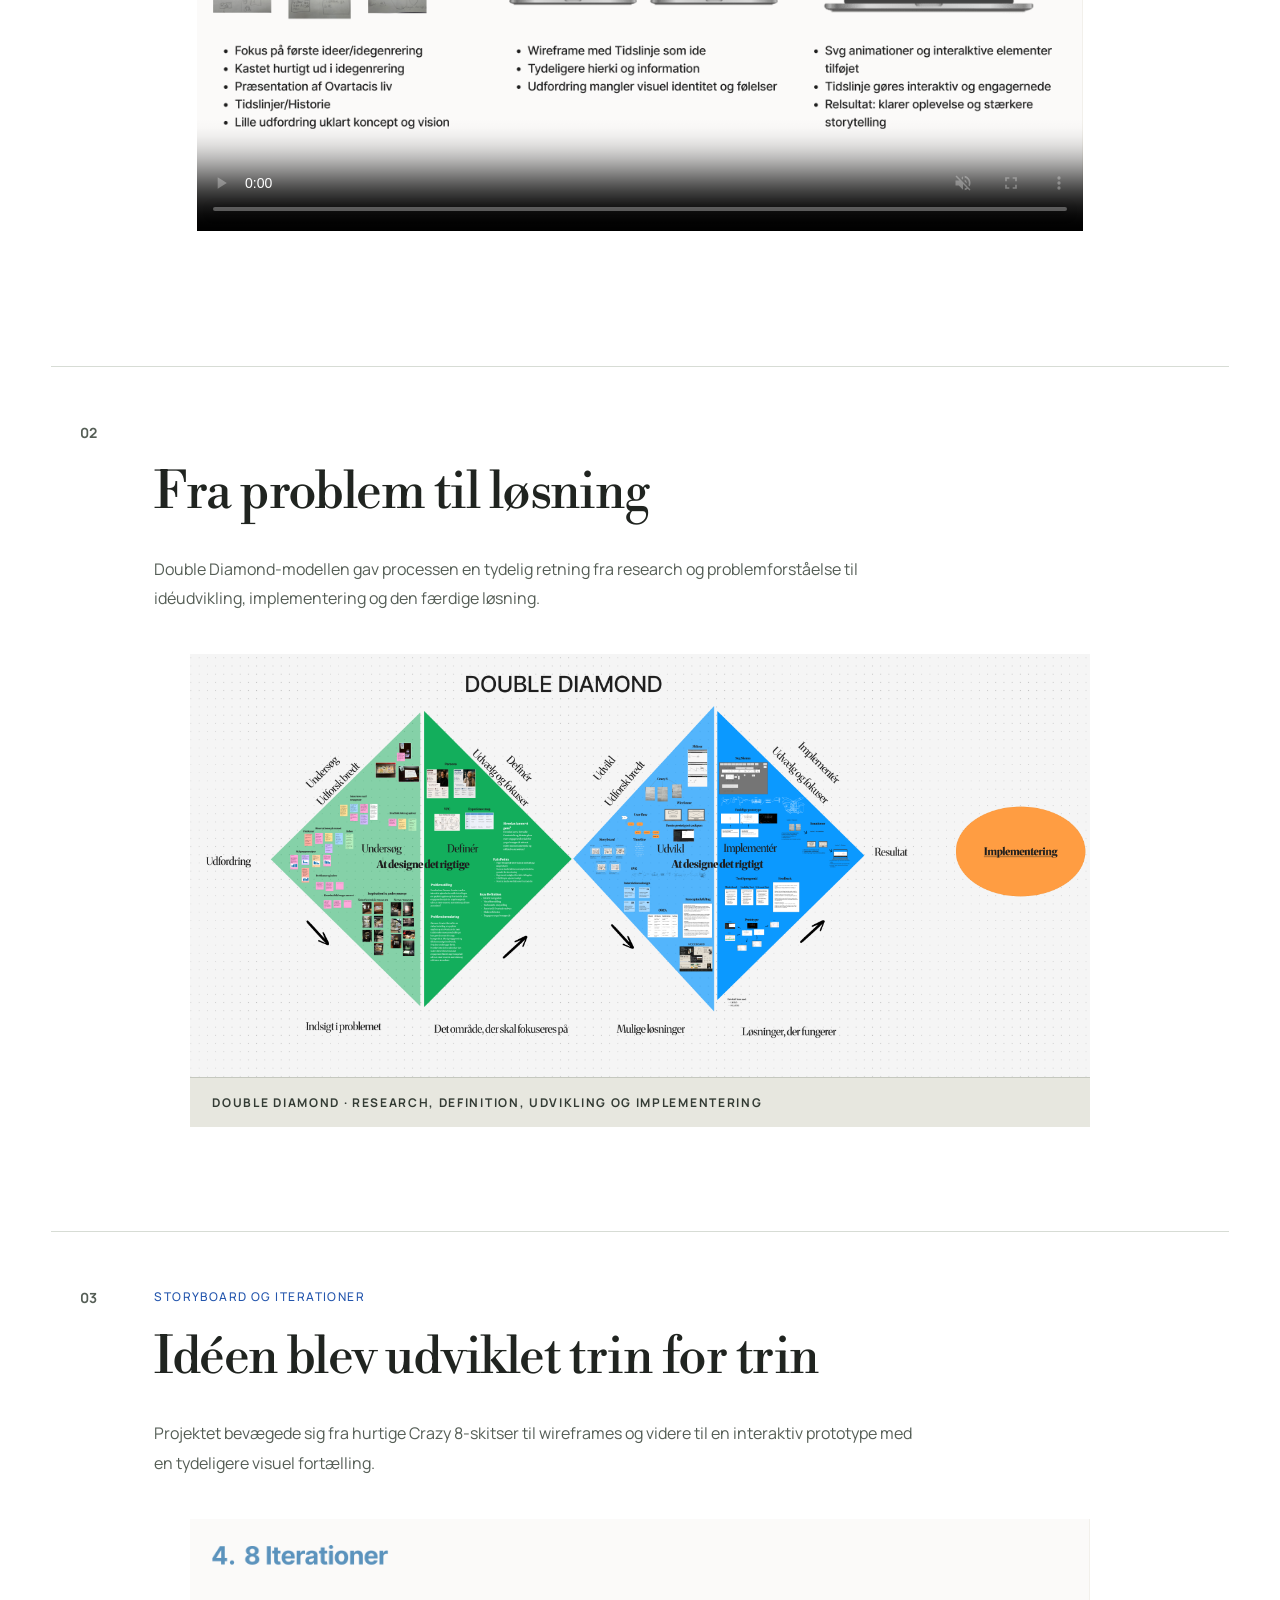
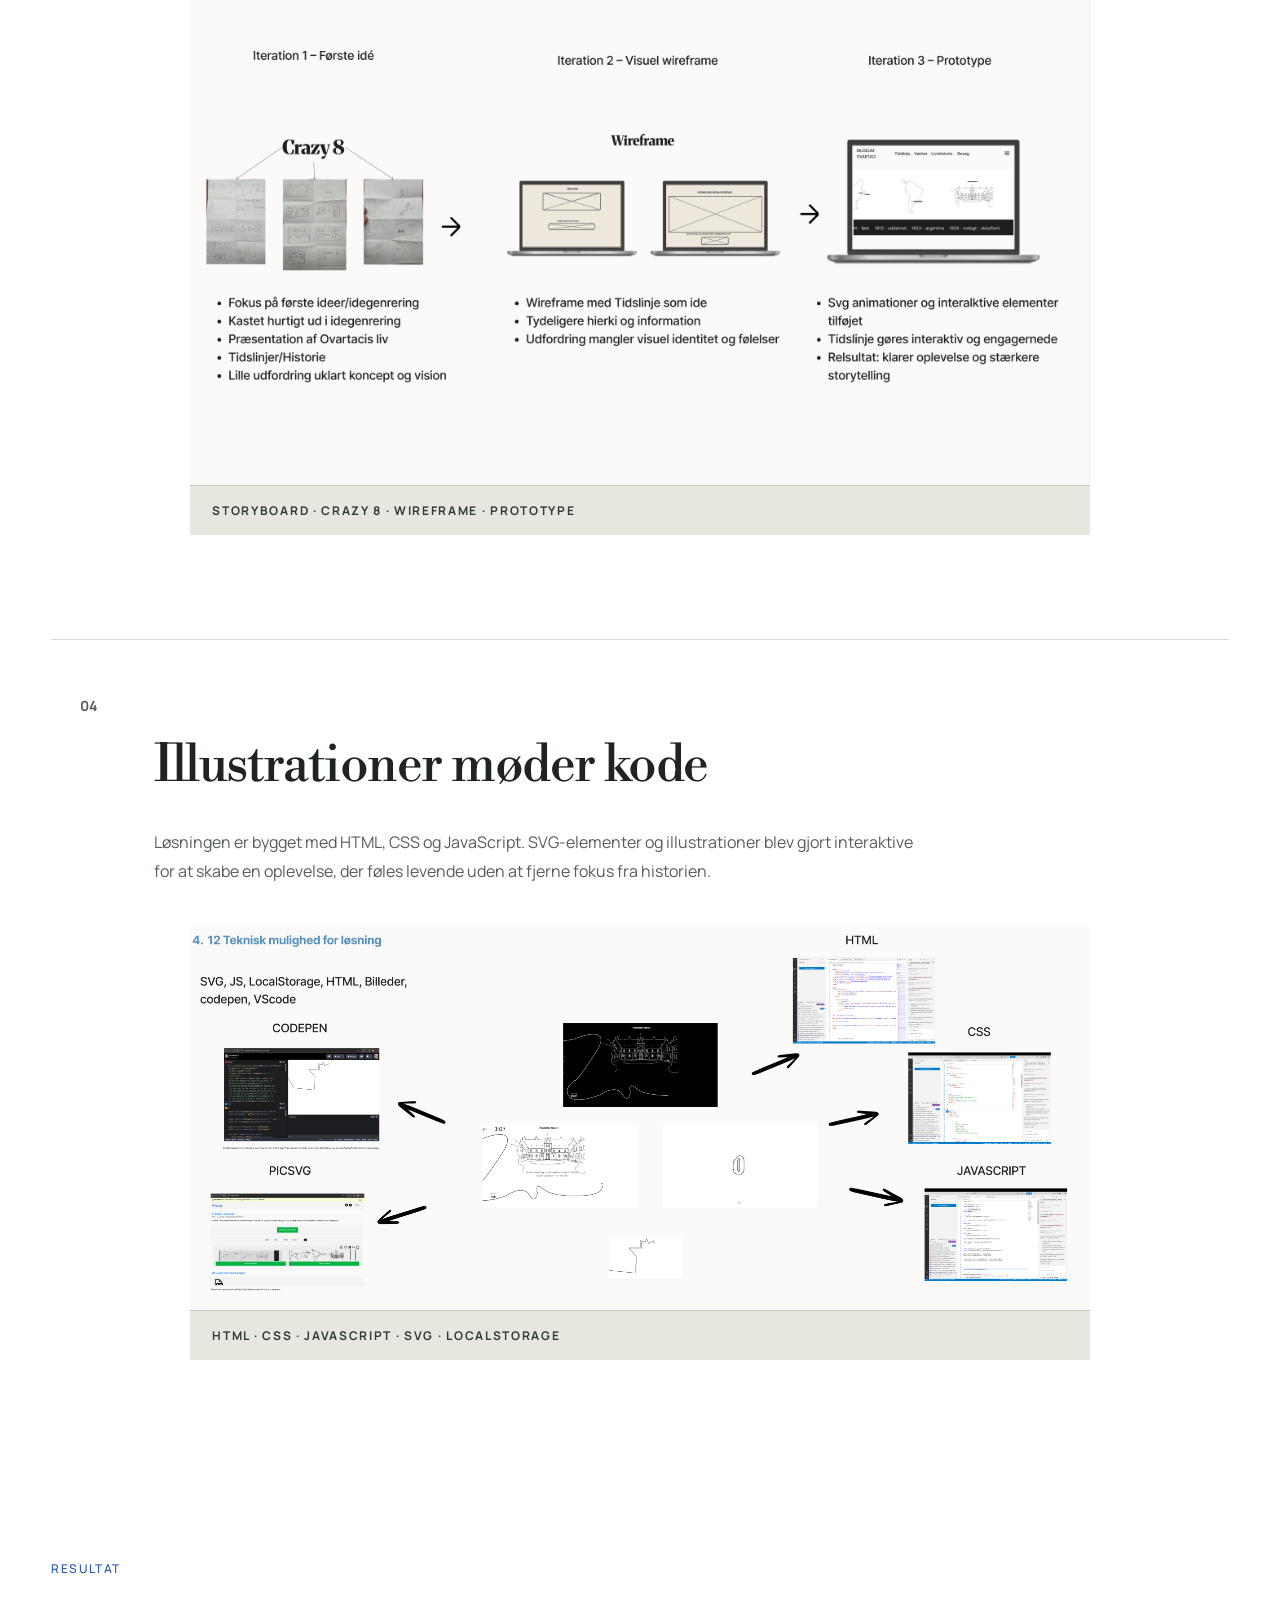
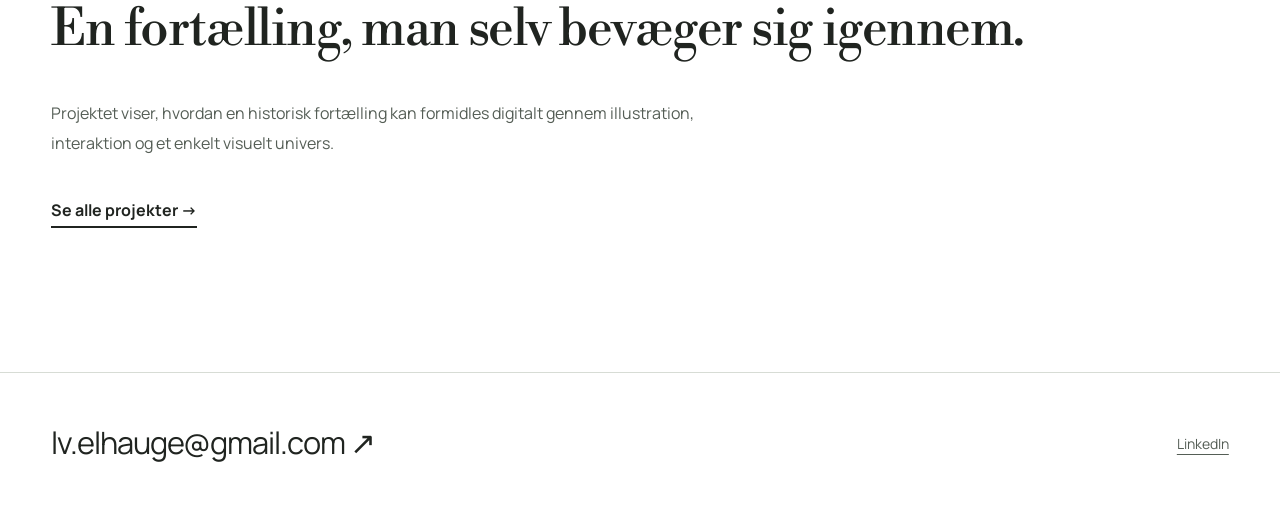
<file: museumprojekt.html>
<!DOCTYPE html>
<html lang="da">
<head>
    <meta charset="UTF-8">
    <meta name="viewport" content="width=device-width, initial-scale=1.0">

    <title>Museum Ovartaci – Projekt</title>

    <link rel="stylesheet" href="style.css?v=7">
</head>

<body class="portfolio-site museum-page">

    <header class="site-header">
        <a class="brand" href="index.html"><img src="Img/logo.png" alt="Ludwig Elhauge logo"></a>

        <nav class="site-nav" aria-label="Primær navigation">
            <a href="index.html#projekter">Projekter</a>
            <a href="om-mig.html">Om mig</a>
            <a href="kontakt.html">Kontakt</a>
        </nav>
    </header>

    <main class="mo-main">

        <section class="mo-hero">

            <div class="mo-hero-copy">
                <p class="mo-kicker">
                    UI/UX · Storytelling · Frontend
                </p>

                <h1>Museum<br>Ovartaci</h1>

                <p class="mo-intro">
                    En digital fortælling om kunstneren Ovartaci.
                    Projektet kombinerer illustrationer, interaktion
                    og en horisontal tidslinje for at formidle hans
                    liv på en levende og engagerende måde.
                </p>

                <a class="mo-scroll-link" href="#oplevelsen">
                    Udforsk projektet ↓
                </a>
            </div>

            <div class="mo-logo-stage">
                <span class="mo-stage-number">Projekt 03</span>

                <img
                    class="mo-museum-logo"
                    src="Img/museumlogo.png"
                    alt="Museum Ovartaci logo"
                >
            </div>

        </section>

        <section class="mo-project-info">

            <div>
                <span>Projekt</span>
                <p>Museum Ovartaci</p>
            </div>

            <div>
                <span>Fokus</span>
                <p>Digital storytelling</p>
            </div>

            <div>
                <span>Arbejdsområder</span>
                <p>UI/UX · Illustration · Kode</p>
            </div>

            <div>
                <span>Format</span>
                <p>Interaktiv weboplevelse</p>
            </div>

        </section>

        <section class="mo-section" id="oplevelsen">

            <header class="mo-section-header">
                <span class="mo-section-number">01</span>

                <div>
                    <p class="mo-section-kicker">
                        Den færdige oplevelse
                    </p>

                    <h2>En horisontal fortælling</h2>

                    <p class="mo-section-description">
                        Brugeren bevæger sig gennem Ovartacis historie
                        via en horisontal tidslinje med illustrationer,
                        årstal og interaktive elementer.
                    </p>
                </div>
            </header>

            <div class="mo-video-frame">
                <video controls poster="Img/storyboard.png"
                    autoplay
                    muted
                    loop
                    playsinline
                    preload="metadata"
                    aria-label="Video af Museum Ovartaci-weboplevelsen"
                >
                    <source
                        src="Img/museum-rec.mp4"
                        type="video/mp4"
                    >

                    Din browser understøtter ikke video.
                </video>
            </div>

        </section>

        <section class="mo-section mo-section-dark">

            <header class="mo-section-header">
                <span class="mo-section-number">02</span>

                <div>
                    <p class="mo-section-kicker">
                        Designproces
                    </p>

                    <h2>Fra problem til løsning</h2>

                    <p class="mo-section-description">
                        Double Diamond-modellen gav processen en tydelig
                        retning fra research og problemforståelse til
                        idéudvikling, implementering og den færdige løsning.
                    </p>
                </div>
            </header>

            <figure class="mo-media-card">
                <img
                    src="Img/doublediamond.png"
                    alt="Double Diamond-processen til Museum Ovartaci"
                    loading="lazy"
                >

                <figcaption>
                    Double Diamond · Research, definition, udvikling og implementering
                </figcaption>
            </figure>

        </section>

        <section class="mo-section">

            <header class="mo-section-header">
                <span class="mo-section-number">03</span>

                <div>
                    <p class="mo-section-kicker">
                        Storyboard og iterationer
                    </p>

                    <h2>Idéen blev udviklet trin for trin</h2>

                    <p class="mo-section-description">
                        Projektet bevægede sig fra hurtige Crazy 8-skitser
                        til wireframes og videre til en interaktiv prototype
                        med en tydeligere visuel fortælling.
                    </p>
                </div>
            </header>

            <figure class="mo-media-card">
                <img
                    src="Img/storyboard.png"
                    alt="Storyboard, Crazy 8, wireframe og prototype"
                    loading="lazy"
                >

                <figcaption>
                    Storyboard · Crazy 8 · Wireframe · Prototype
                </figcaption>
            </figure>

        </section>

        <section class="mo-section mo-section-dark">

            <header class="mo-section-header">
                <span class="mo-section-number">04</span>

                <div>
                    <p class="mo-section-kicker">
                        Teknisk opbygning
                    </p>

                    <h2>Illustrationer møder kode</h2>

                    <p class="mo-section-description">
                        Løsningen er bygget med HTML, CSS og JavaScript.
                        SVG-elementer og illustrationer blev gjort
                        interaktive for at skabe en oplevelse, der føles
                        levende uden at fjerne fokus fra historien.
                    </p>
                </div>
            </header>

            <figure class="mo-media-card">
                <img
                    src="Img/opbygning.png"
                    alt="Teknisk opbygning af Museum Ovartaci-projektet"
                    loading="lazy"
                >

                <figcaption>
                    HTML · CSS · JavaScript · SVG · LocalStorage
                </figcaption>
            </figure>

        </section>

        <section class="mo-conclusion">

            <p class="mo-section-kicker">
                Resultat
            </p>

            <h2>
                En fortælling, man selv bevæger sig igennem.
            </h2>

            <p>
                Projektet viser, hvordan en historisk fortælling kan
                formidles digitalt gennem illustration, interaktion og
                et enkelt visuelt univers.
            </p>

            <a href="index.html#projekter">
                Se alle projekter →
            </a>

        </section>

    </main>

    <footer class="site-footer">
        <div class="footer-content">
            <div class="footer-meta">

                <a class="footer-email" href="mailto:lv.elhauge@gmail.com">lv.elhauge@gmail.com ↗</a>

                <a
                    class="footer-link"
                    href="https://www.linkedin.com/in/ludwig-valentin-dahl-elhauge-713512254/"
                    target="_blank"
                    rel="noopener"
                >
                    LinkedIn
                </a>

            </div>
        </div>
    </footer>

    <script src="main.js?v=7"></script>

</body>
</html>
</file>
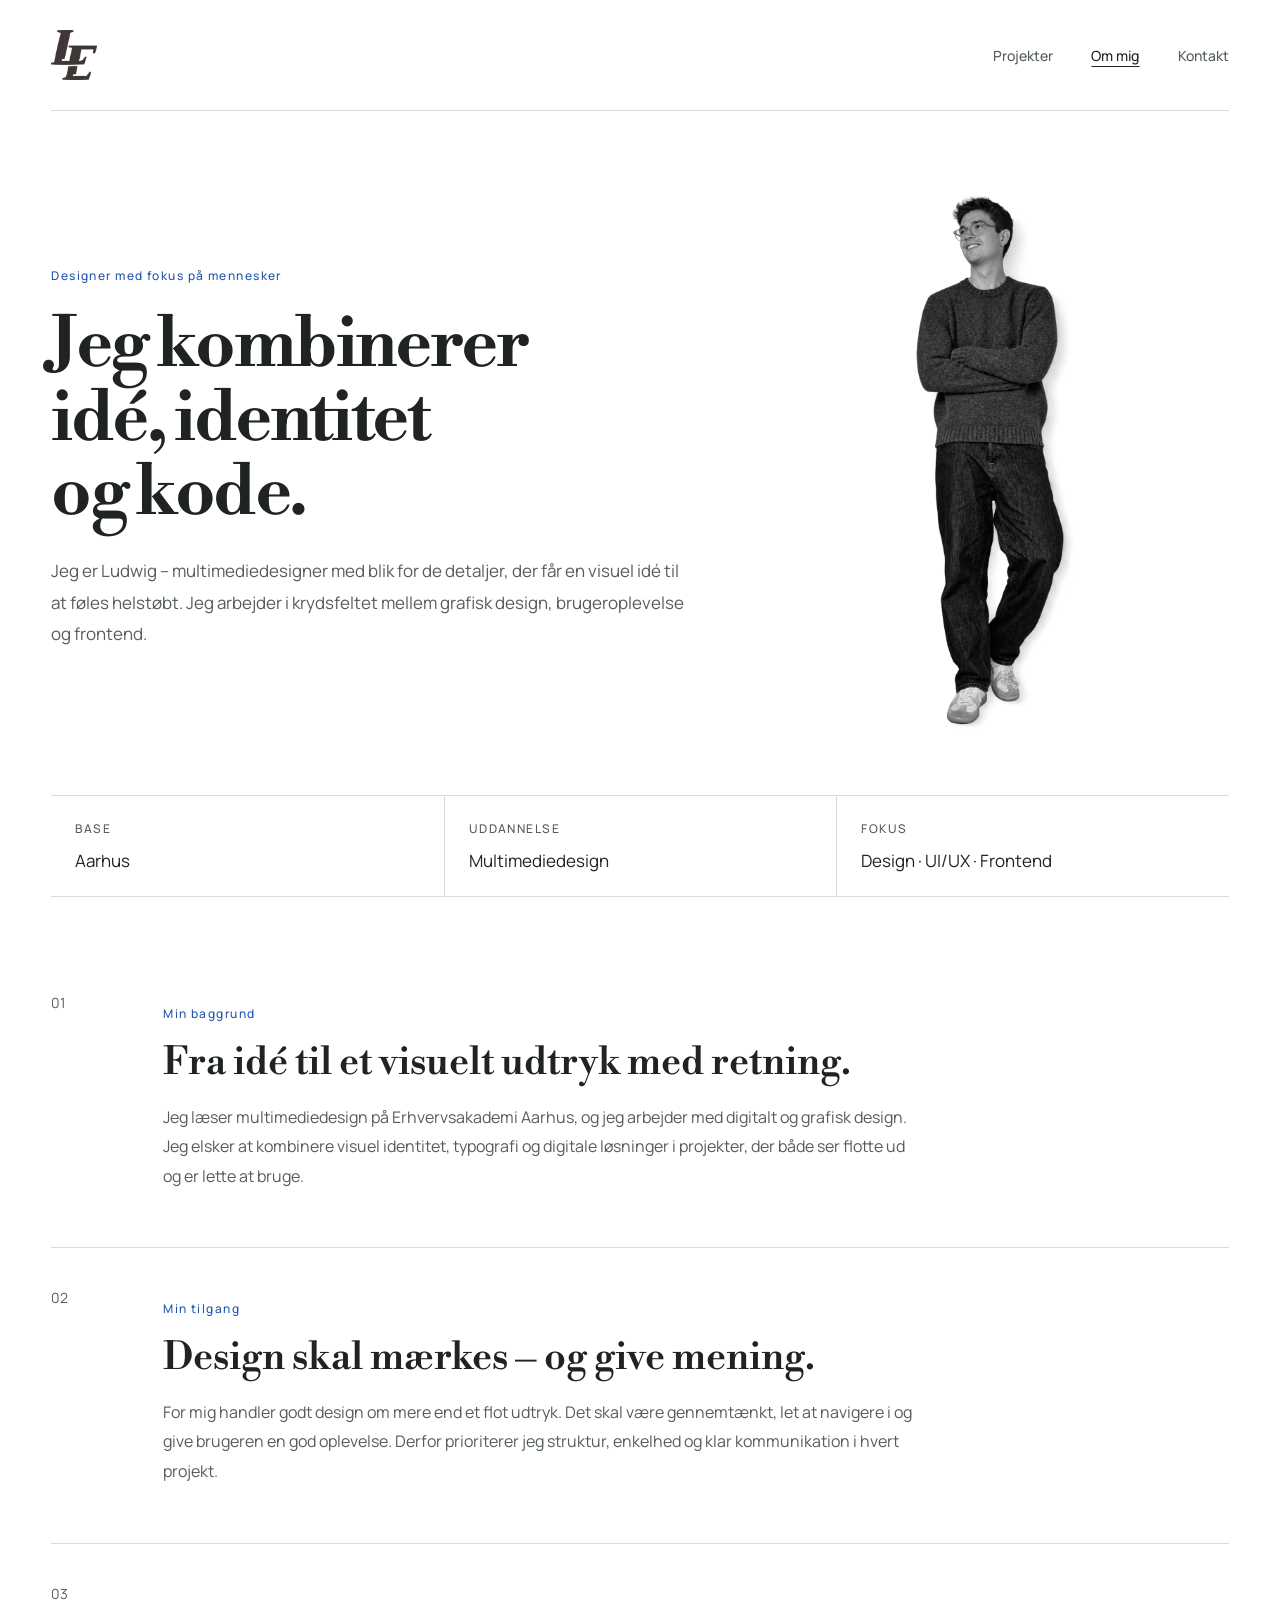
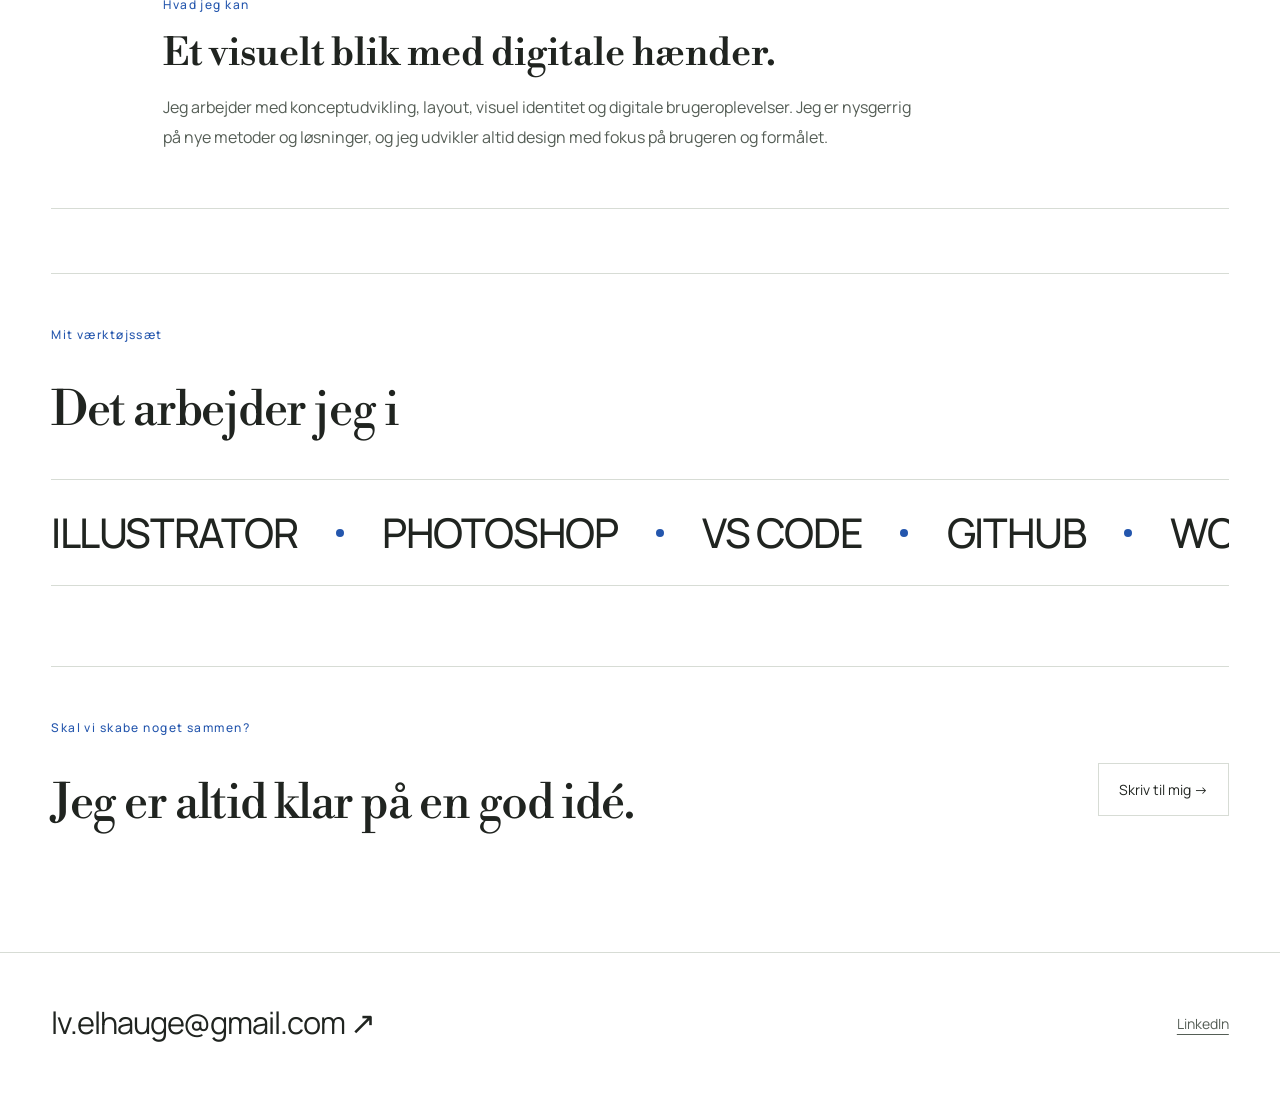
<file: om-mig.html>
<!doctype html>
<html lang="da">
  <head>
    <meta charset="UTF-8">
    <meta
      name="viewport"
      content="width=device-width, initial-scale=1.0"
    >

    <title>Om mig</title>

    <link rel="stylesheet" href="style.css?v=7">

    <link
      rel="preconnect"
      href="https://fonts.googleapis.com"
    >

    <link
      rel="preconnect"
      href="https://fonts.gstatic.com"
      crossorigin
    >
</head>

  <body class="portfolio-site ">
    <header class="site-header">
      <a
        class="brand"
        href="index.html"
        aria-label="Gå til forsiden"
      ><img src="Img/logo.png" alt="Ludwig Elhauge logo"></a>

      <nav class="site-nav" aria-label="Primær navigation">
        <a href="index.html#projekter">Projekter</a>
        <a href="om-mig.html" aria-current="page">Om mig</a>
        <a href="kontakt.html">Kontakt</a>
      </nav>
    </header>

    <main>
      <section class="panel panel-about about-editorial">
<div class="panel-content about-shell">
          <div class="about-intro-layout">
            <header class="about-intro">
              <p class="about-kicker">
                Designer med fokus på mennesker
              </p>

<h1>
  Jeg kombinerer<br>
  idé,&nbsp;identitet<br>
  og kode.
</h1>

              <p class="about-lead">
                Jeg er Ludwig – multimediedesigner med blik for de
                detaljer, der får en visuel idé til at føles helstøbt.
                Jeg arbejder i krydsfeltet mellem grafisk design,
                brugeroplevelse og frontend.
              </p>
            </header>

            <div class="about-intro-image">
              <img
                src="Img/Ludwigvaeg.png"
                alt="Ludwig Elhauge"
              >
            </div>
          </div>

          <dl class="about-facts">
            <div>
              <dt>Base</dt>
              <dd>Aarhus</dd>
            </div>

            <div>
              <dt>Uddannelse</dt>
              <dd>Multimediedesign</dd>
            </div>

            <div>
              <dt>Fokus</dt>
              <dd>Design · UI/UX · Frontend</dd>
            </div>
          </dl>

          <div class="about-chapters">
            <article class="about-chapter">
              <span
                class="about-number"
                aria-hidden="true"
              >
                01
              </span>

              <div class="about-copy">
                <p class="about-label">Min baggrund</p>

                <h3>
                  Fra idé til et visuelt udtryk med retning.
                </h3>

                <p>
                  Jeg læser multimediedesign på Erhvervsakademi
                  Aarhus, og jeg arbejder med digitalt og grafisk
                  design. Jeg elsker at kombinere visuel identitet,
                  typografi og digitale løsninger i projekter, der
                  både ser flotte ud og er lette at bruge.
                </p>
              </div>
            </article>

            <article class="about-chapter">
              <span
                class="about-number"
                aria-hidden="true"
              >
                02
              </span>

              <div class="about-copy">
                <p class="about-label">Min tilgang</p>

                <h3>
                  Design skal mærkes – og give mening.
                </h3>

                <p>
                  For mig handler godt design om mere end et flot
                  udtryk. Det skal være gennemtænkt, let at navigere
                  i og give brugeren en god oplevelse. Derfor
                  prioriterer jeg struktur, enkelhed og klar
                  kommunikation i hvert projekt.
                </p>
              </div>
            </article>

            <article class="about-chapter">
              <span
                class="about-number"
                aria-hidden="true"
              >
                03
              </span>

              <div class="about-copy">
                <p class="about-label">Hvad jeg kan</p>

                <h3>
                  Et visuelt blik med digitale hænder.
                </h3>

                <p>
                  Jeg arbejder med konceptudvikling, layout, visuel
                  identitet og digitale brugeroplevelser. Jeg er
                  nysgerrig på nye metoder og løsninger, og jeg
                  udvikler altid design med fokus på brugeren og
                  formålet.
                </p>
              </div>
            </article>
          </div>

          <section
            class="about-toolkit"
            aria-labelledby="toolkit-title"
          >
            <p class="about-toolkit-kicker">
              Mit værktøjssæt
            </p>

            <h2 id="toolkit-title">
              Det arbejder jeg i
            </h2>

            <div class="tools-marquee" tabindex="0" aria-label="Mine værktøjer. Hold markøren over båndet eller fokusér det for at pause.">
              <div class="tools-marquee-track">
                <ul class="tools-marquee-group"><li>Illustrator</li><li>Photoshop</li><li>VS Code</li><li>GitHub</li><li>WordPress</li><li>After Effects</li><li>Figma</li></ul>
                <ul class="tools-marquee-group" aria-hidden="true"><li>Illustrator</li><li>Photoshop</li><li>VS Code</li><li>GitHub</li><li>WordPress</li><li>After Effects</li><li>Figma</li></ul>
              </div>
            </div>
          </section>

          <section class="about-cta">
            <div>
              <p class="about-label">
                Skal vi skabe noget sammen?
              </p>

              <h2>
                Jeg er altid klar på en god idé.
              </h2>
            </div>

            <a href="mailto:lv.elhauge@gmail.com">
              Skriv til mig →
            </a>
          </section>
        </div>
      </section>
    </main>

    <footer class="site-footer">
      <div class="footer-content">
        <div class="footer-meta">
          <a class="footer-email" href="mailto:lv.elhauge@gmail.com">lv.elhauge@gmail.com ↗</a>

          <a
            class="footer-link"
            href="https://www.linkedin.com/in/ludwig-valentin-dahl-elhauge-713512254/"
            target="_blank"
            rel="noopener"
          >
            LinkedIn
          </a>
        </div>
      </div>
    </footer>

    <script src="main.js?v=7"></script>
  </body>
</html>
</file>
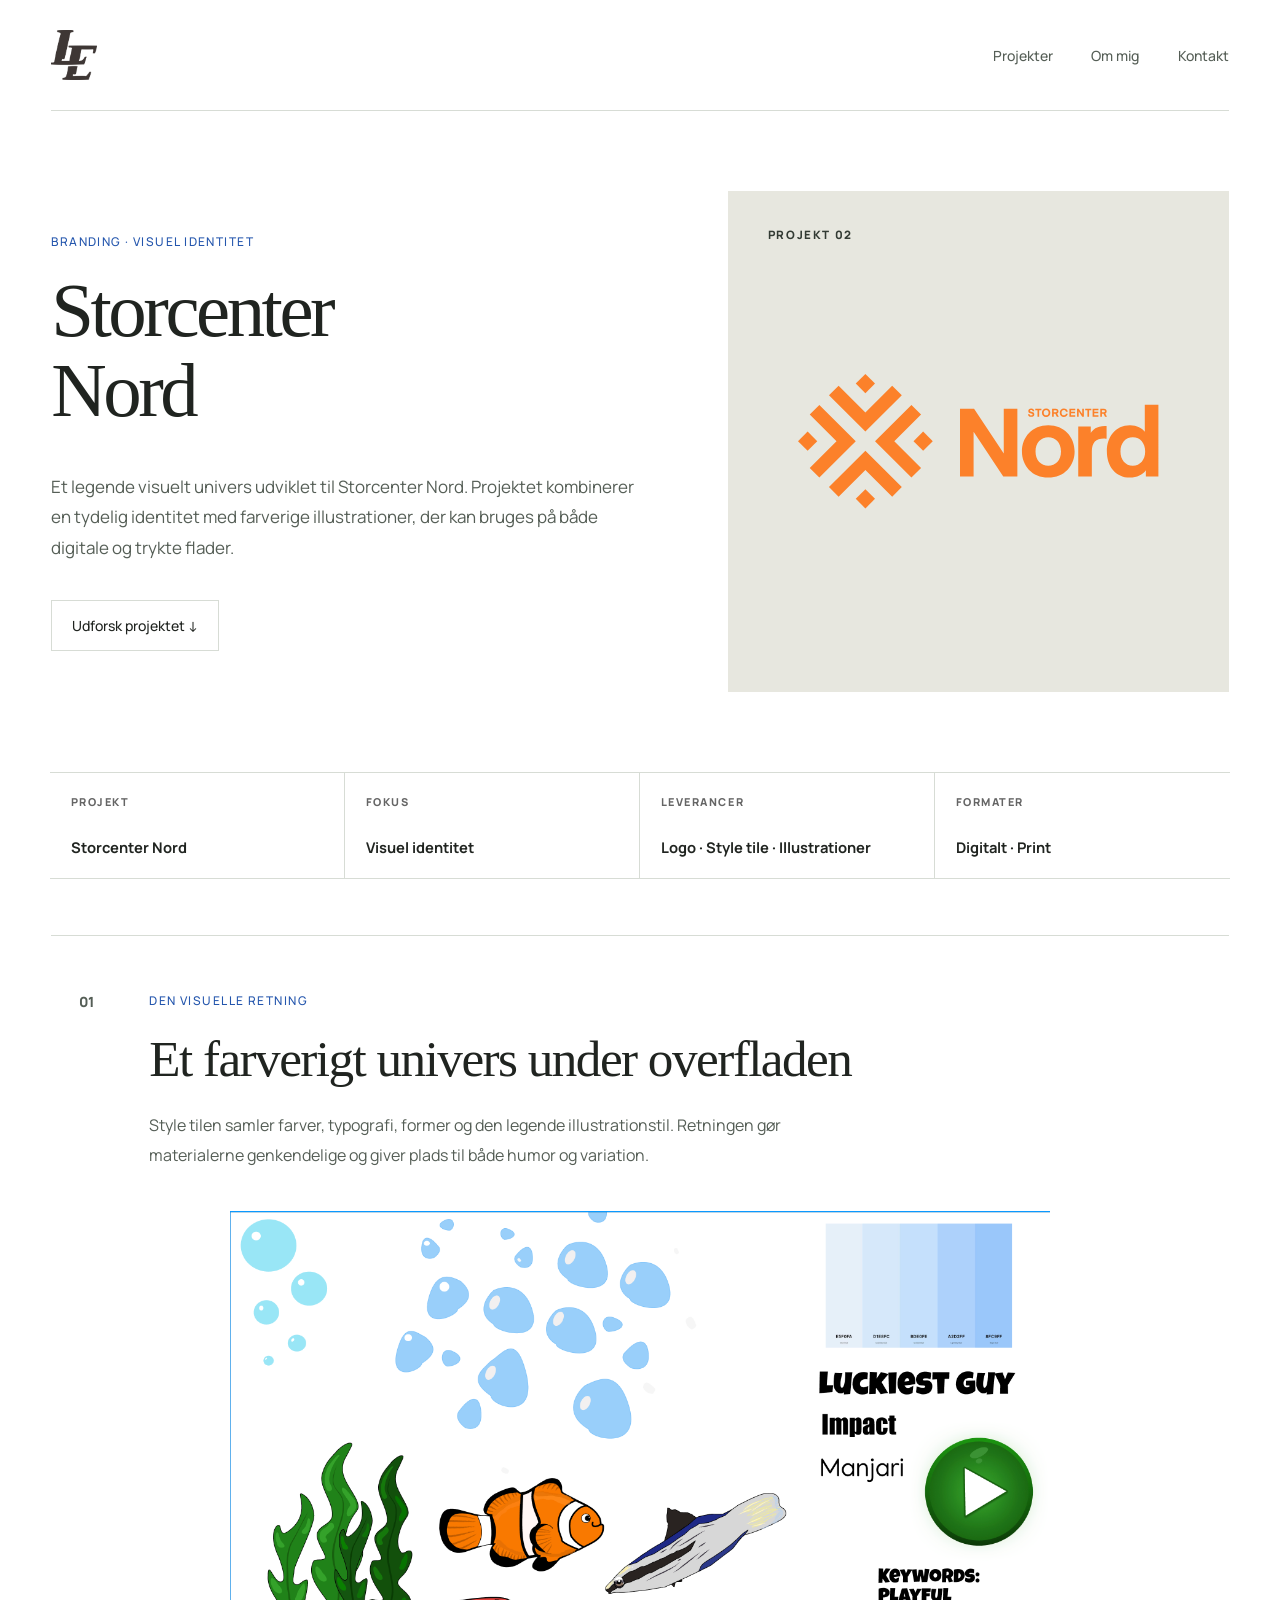
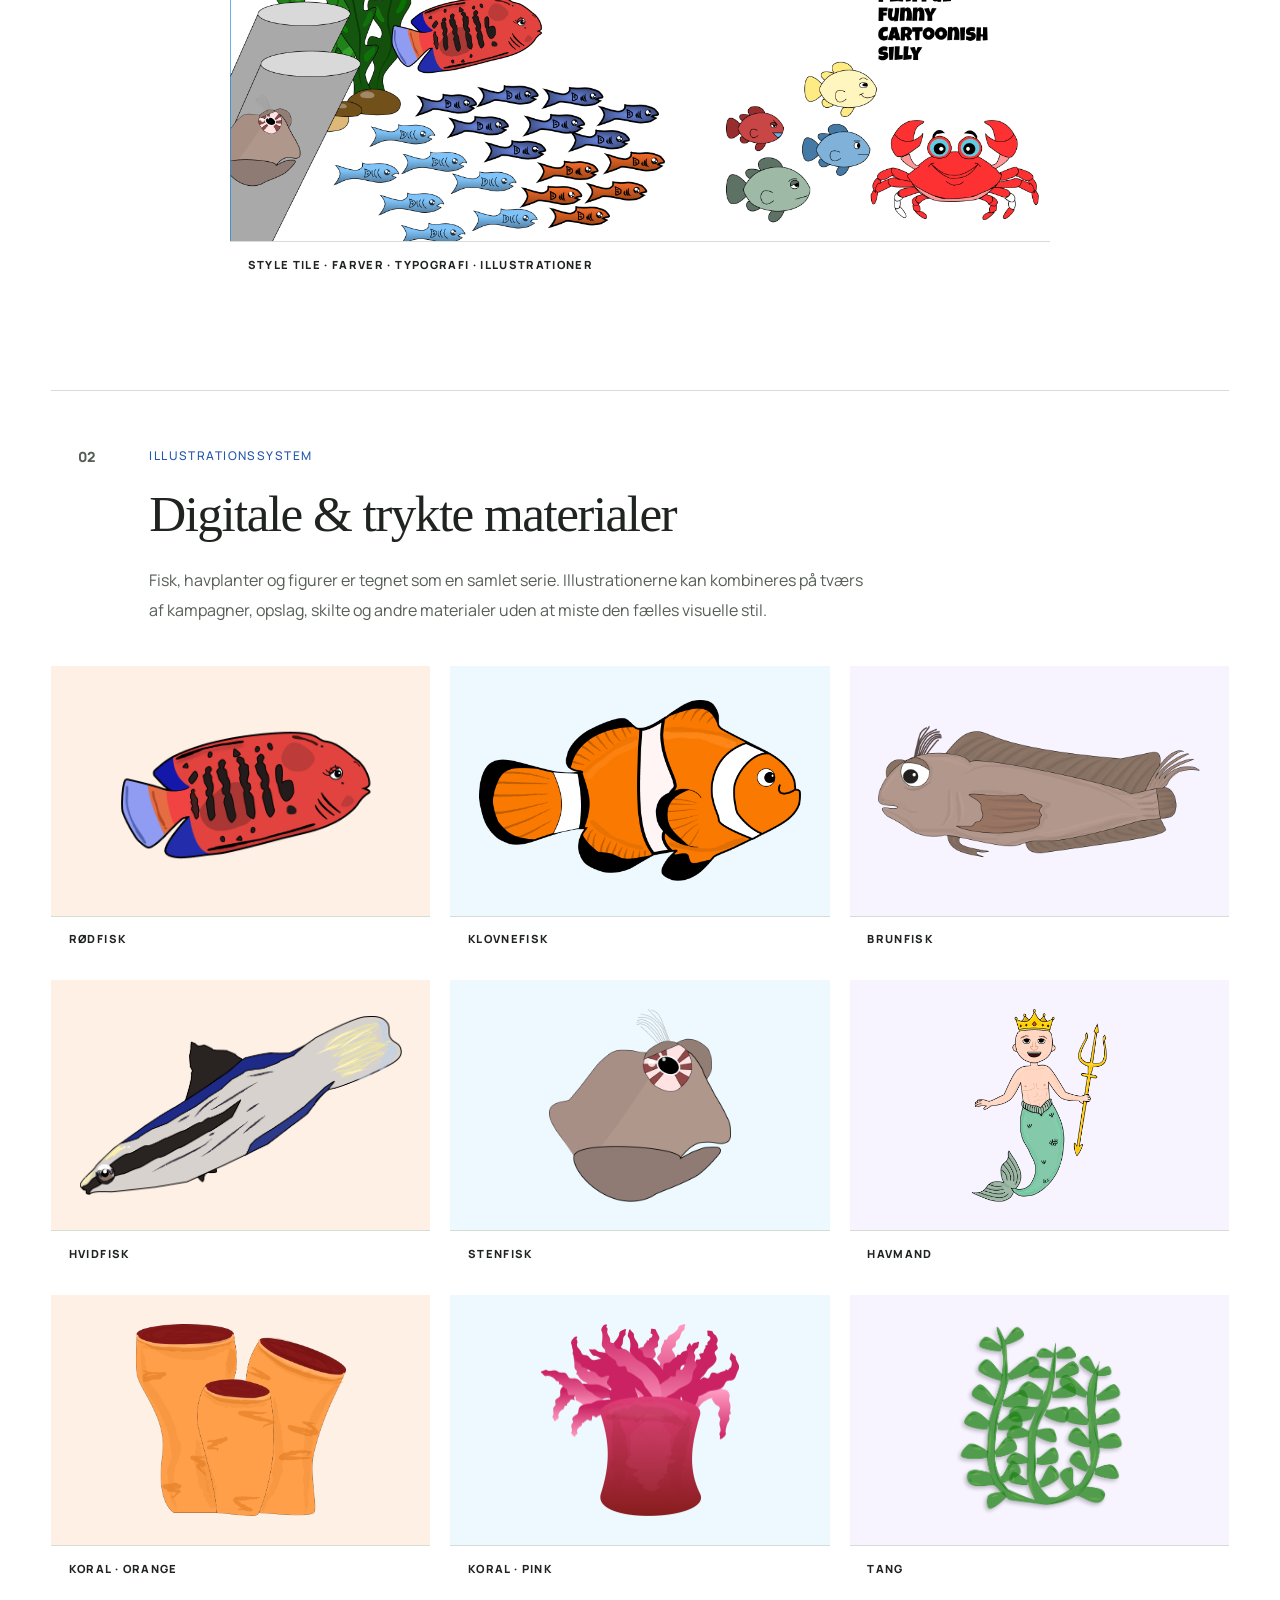
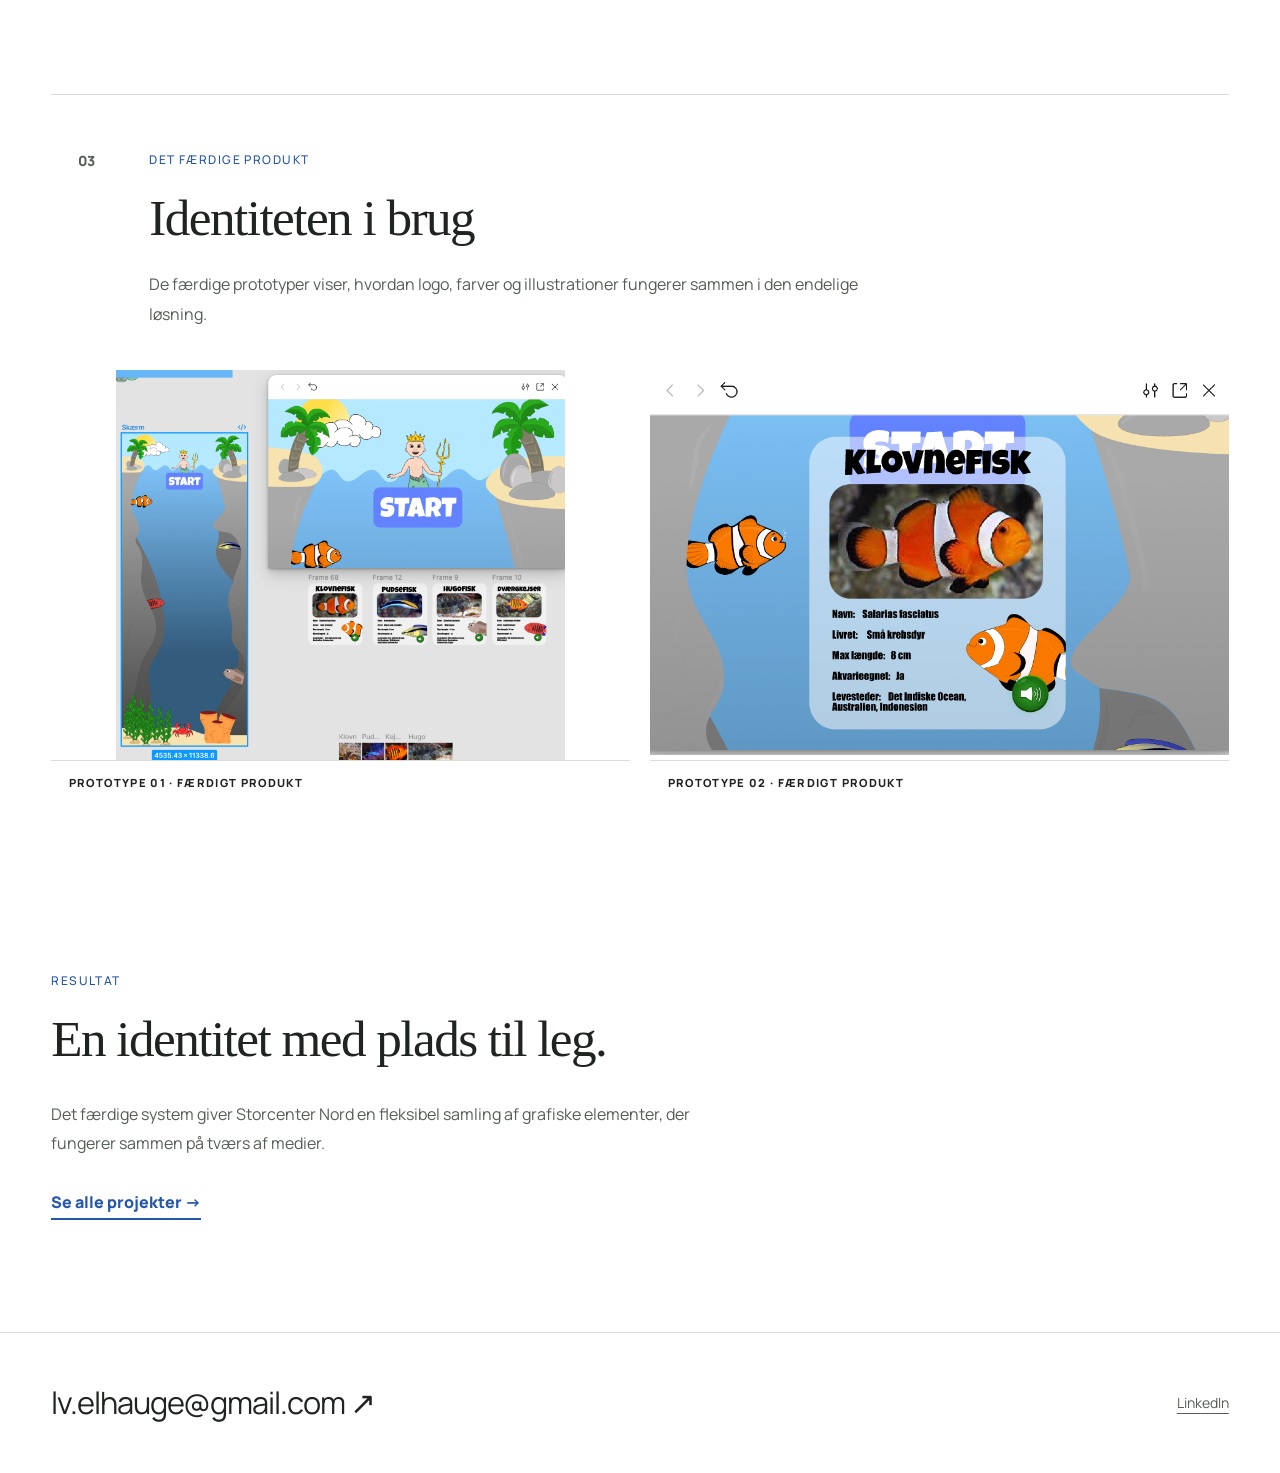
<file: STORCENTERNORD.html>
<!DOCTYPE html>
<html lang="da">
<head>
    <meta charset="UTF-8">
    <meta name="viewport" content="width=device-width, initial-scale=1.0">

    <title>Storcenter Nord – Projekt</title>

    <link rel="stylesheet" href="style.css?v=7">
</head>

<body class="portfolio-site scn-page">

    <header class="site-header">
        <a class="brand" href="index.html"><img src="Img/logo.png" alt="Ludwig Elhauge logo"></a>

        <nav class="site-nav" aria-label="Primær navigation">
            <a href="index.html#projekter">Projekter</a>
            <a href="om-mig.html">Om mig</a>
            <a href="kontakt.html">Kontakt</a>
        </nav>
    </header>

    <main class="scn-main">

        <section class="scn-hero">
            <div class="scn-hero-copy">
                <p class="scn-kicker">Branding · Visuel identitet</p>

                <h1>Storcenter<br>Nord</h1>

                <p class="scn-lead">
                    Et legende visuelt univers udviklet til Storcenter Nord.
                    Projektet kombinerer en tydelig identitet med farverige
                    illustrationer, der kan bruges på både digitale og trykte
                    flader.
                </p>

                <a class="scn-button" href="#identitet">
                    Udforsk projektet ↓
                </a>
            </div>

            <div class="scn-logo-card">
                <span>Projekt 02</span>

                <img
                    src="Img/storcenterlogo.svg"
                    alt="Storcenter Nord logo"
                >
            </div>
        </section>

        <section class="scn-facts" aria-label="Projektinformation">
            <div>
                <span>Projekt</span>
                <p>Storcenter Nord</p>
            </div>

            <div>
                <span>Fokus</span>
                <p>Visuel identitet</p>
            </div>

            <div>
                <span>Leverancer</span>
                <p>Logo · Style tile · Illustrationer</p>
            </div>

            <div>
                <span>Formater</span>
                <p>Digitalt · Print</p>
            </div>
        </section>

        <section class="scn-section" id="identitet">
            <header class="scn-section-heading">
                <span class="scn-section-number">01</span>

                <div>
                    <p class="scn-kicker">Den visuelle retning</p>
                    <h2>Et farverigt univers under overfladen</h2>
                    <p>
                        Style tilen samler farver, typografi, former og den
                        legende illustrationstil. Retningen gør materialerne
                        genkendelige og giver plads til både humor og variation.
                    </p>
                </div>
            </header>

            <figure class="scn-style-card">
                <img
                    src="Img/fiskstyletile.png"
                    alt="Style tile med farver, typografi og illustrationer til Storcenter Nord"
                    loading="lazy"
                >

                <figcaption>
                    Style tile · Farver · Typografi · Illustrationer
                </figcaption>
            </figure>
        </section>

        <section class="scn-section scn-materials-section">
            <header class="scn-section-heading">
                <span class="scn-section-number">02</span>

                <div>
                    <p class="scn-kicker">Illustrationssystem</p>
                    <h2>Digitale &amp; trykte materialer</h2>
                    <p>
                        Fisk, havplanter og figurer er tegnet som en samlet
                        serie. Illustrationerne kan kombineres på tværs af
                        kampagner, opslag, skilte og andre materialer uden at
                        miste den fælles visuelle stil.
                    </p>
                </div>
            </header>

            <div class="scn-materials-grid">

                <figure class="scn-illustration-card">
                    <div class="scn-artwork">
                        <img src="Img/rødfisk.png" alt="Rød fisk illustration" loading="lazy">
                    </div>
                    <figcaption>Rødfisk</figcaption>
                </figure>

                <figure class="scn-illustration-card">
                    <div class="scn-artwork">
                        <img src="Img/Klovnefisk.png" alt="Klovnefisk illustration" loading="lazy">
                    </div>
                    <figcaption>Klovnefisk</figcaption>
                </figure>

                <figure class="scn-illustration-card">
                    <div class="scn-artwork">
                        <img src="Img/brunfisk.png" alt="Brun fisk illustration" loading="lazy">
                    </div>
                    <figcaption>Brunfisk</figcaption>
                </figure>

                <figure class="scn-illustration-card">
                    <div class="scn-artwork">
                        <img src="Img/hvidfisk.png" alt="Hvid fisk illustration" loading="lazy">
                    </div>
                    <figcaption>Hvidfisk</figcaption>
                </figure>

                <figure class="scn-illustration-card">
                    <div class="scn-artwork">
                        <img src="Img/stenfisk.png" alt="Stenfisk illustration" loading="lazy">
                    </div>
                    <figcaption>Stenfisk</figcaption>
                </figure>

                <figure class="scn-illustration-card">
                    <div class="scn-artwork">
                        <img src="Img/havmand.png" alt="Havmand illustration" loading="lazy">
                    </div>
                    <figcaption>Havmand</figcaption>
                </figure>

                <figure class="scn-illustration-card">
                    <div class="scn-artwork">
                        <img src="Img/korel1.png" alt="Orange koral illustration" loading="lazy">
                    </div>
                    <figcaption>Koral · Orange</figcaption>
                </figure>

                <figure class="scn-illustration-card">
                    <div class="scn-artwork">
                        <img src="Img/korel2.png" alt="Pink koral illustration" loading="lazy">
                    </div>
                    <figcaption>Koral · Pink</figcaption>
                </figure>

                <figure class="scn-illustration-card">
                    <div class="scn-artwork">
                        <img src="Img/tang.png" alt="Tang illustration" loading="lazy">
                    </div>
                    <figcaption>Tang</figcaption>
                </figure>

            </div>
        </section>

        <section class="scn-section scn-prototype-section">
            <header class="scn-section-heading">
                <span class="scn-section-number">03</span>

                <div>
                    <p class="scn-kicker">Det færdige produkt</p>
                    <h2>Identiteten i brug</h2>
                    <p>
                        De færdige prototyper viser, hvordan logo, farver og
                        illustrationer fungerer sammen i den endelige løsning.
                    </p>
                </div>
            </header>

            <div class="scn-prototype-grid">
                <figure class="scn-prototype-card">
                    <img
                        src="Img/prototype1.png"
                        alt="Færdig prototype til Storcenter Nord"
                        loading="lazy"
                    >
                    <figcaption>Prototype 01 · Færdigt produkt</figcaption>
                </figure>

                <figure class="scn-prototype-card">
                    <img
                        src="Img/prototype2.png"
                        alt="Færdig prototype til Storcenter Nord"
                        loading="lazy"
                    >
                    <figcaption>Prototype 02 · Færdigt produkt</figcaption>
                </figure>
            </div>
        </section>

        <section class="scn-conclusion">
            <p class="scn-kicker">Resultat</p>

            <h2>En identitet med plads til leg.</h2>

            <p>
                Det færdige system giver Storcenter Nord en fleksibel samling
                af grafiske elementer, der fungerer sammen på tværs af medier.
            </p>

            <a href="index.html#projekter">Se alle projekter →</a>
        </section>

    </main>

    <footer class="site-footer">
        <div class="footer-content">
            <div class="footer-meta">
                <a class="footer-email" href="mailto:lv.elhauge@gmail.com">lv.elhauge@gmail.com ↗</a>

                <a
                    class="footer-link"
                    href="https://www.linkedin.com/in/ludwig-valentin-dahl-elhauge-713512254/"
                    target="_blank"
                    rel="noopener"
                >
                    LinkedIn
                </a>
            </div>
        </div>
    </footer>

    <script src="main.js?v=7"></script>

</body>
</html>
</file>
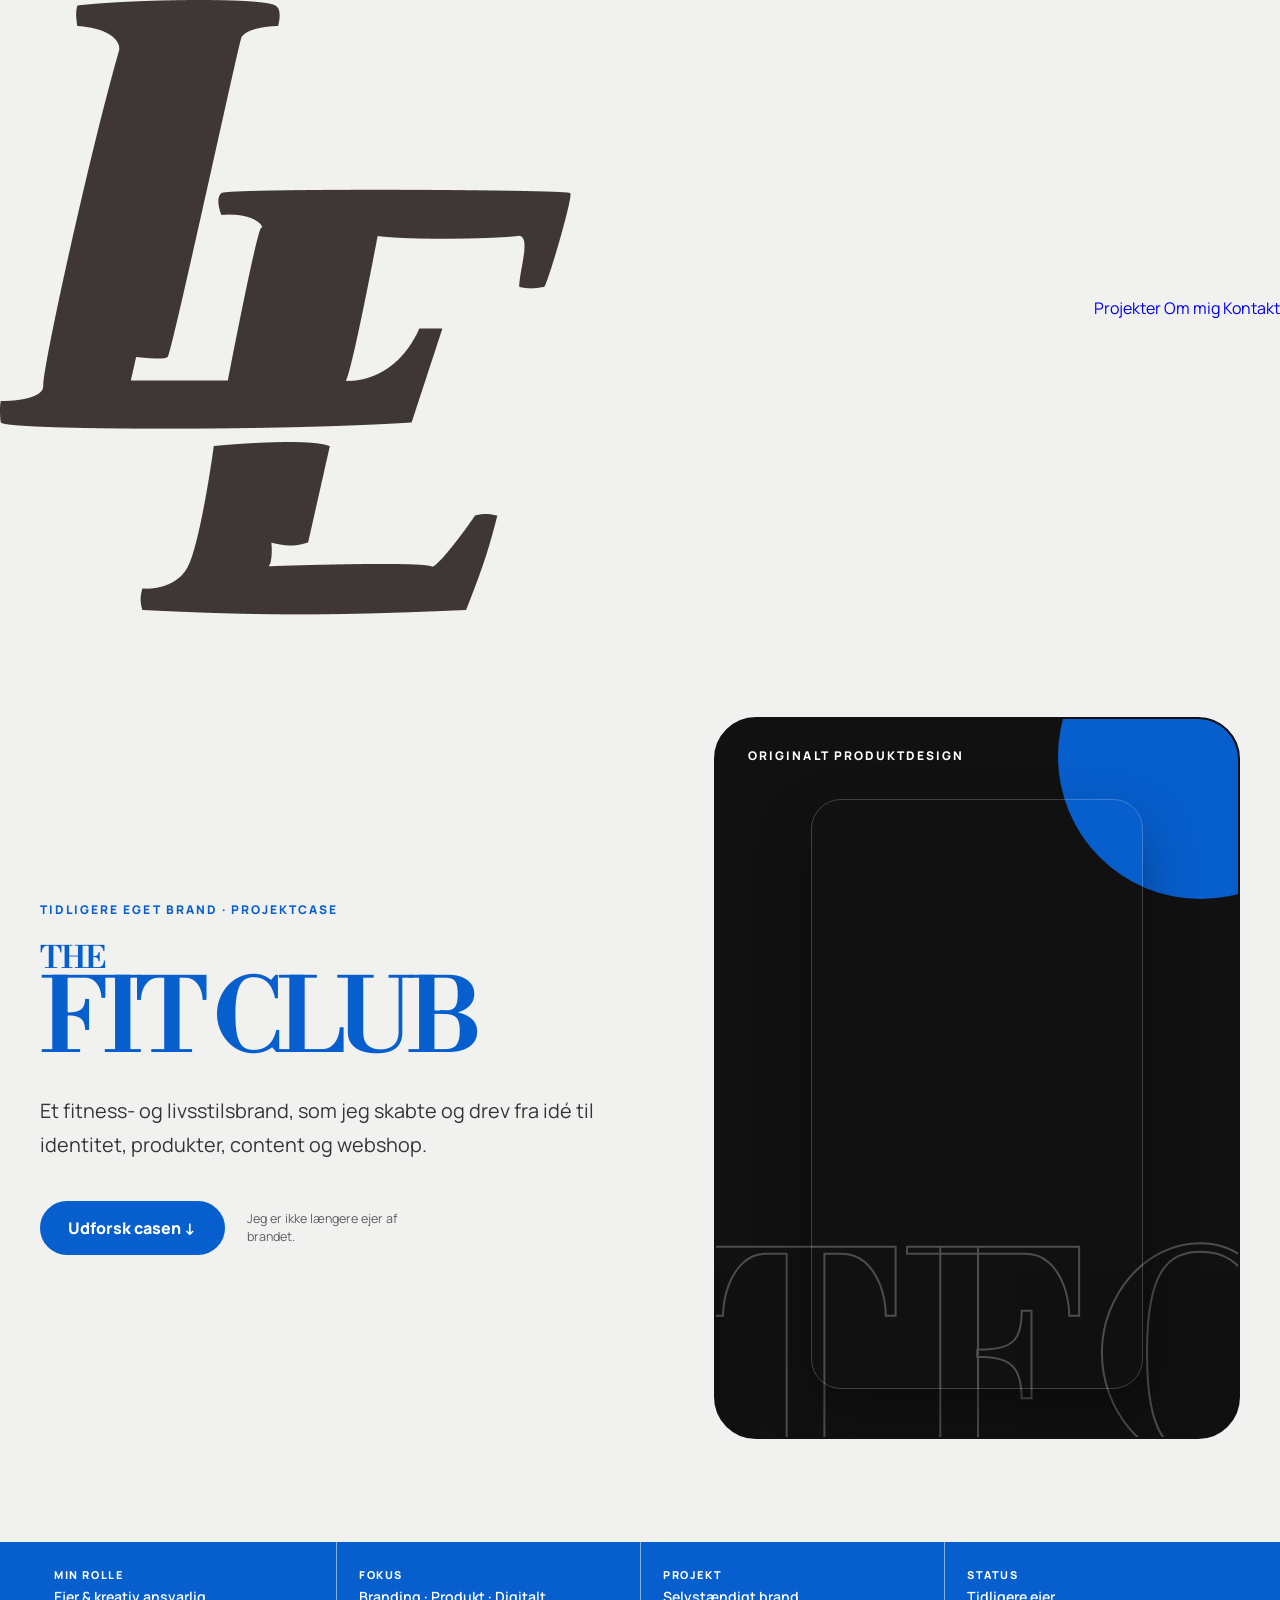
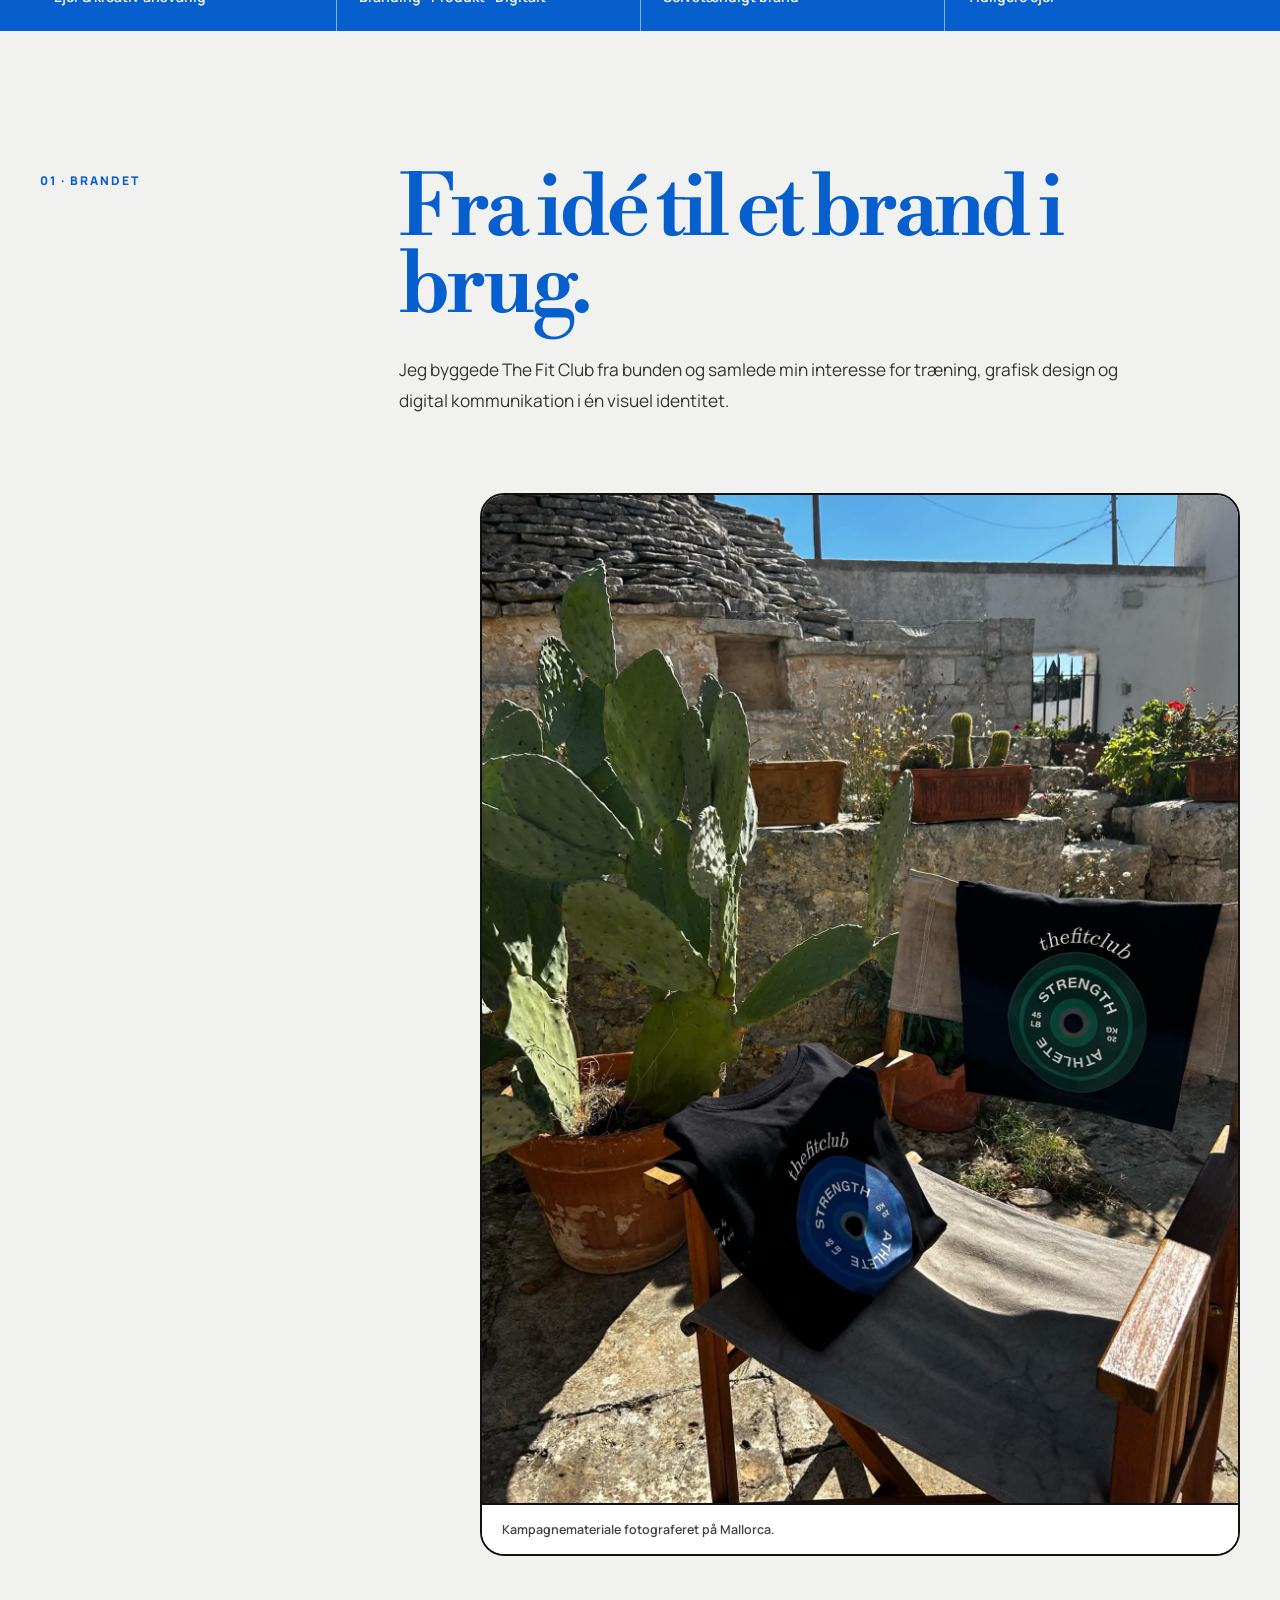
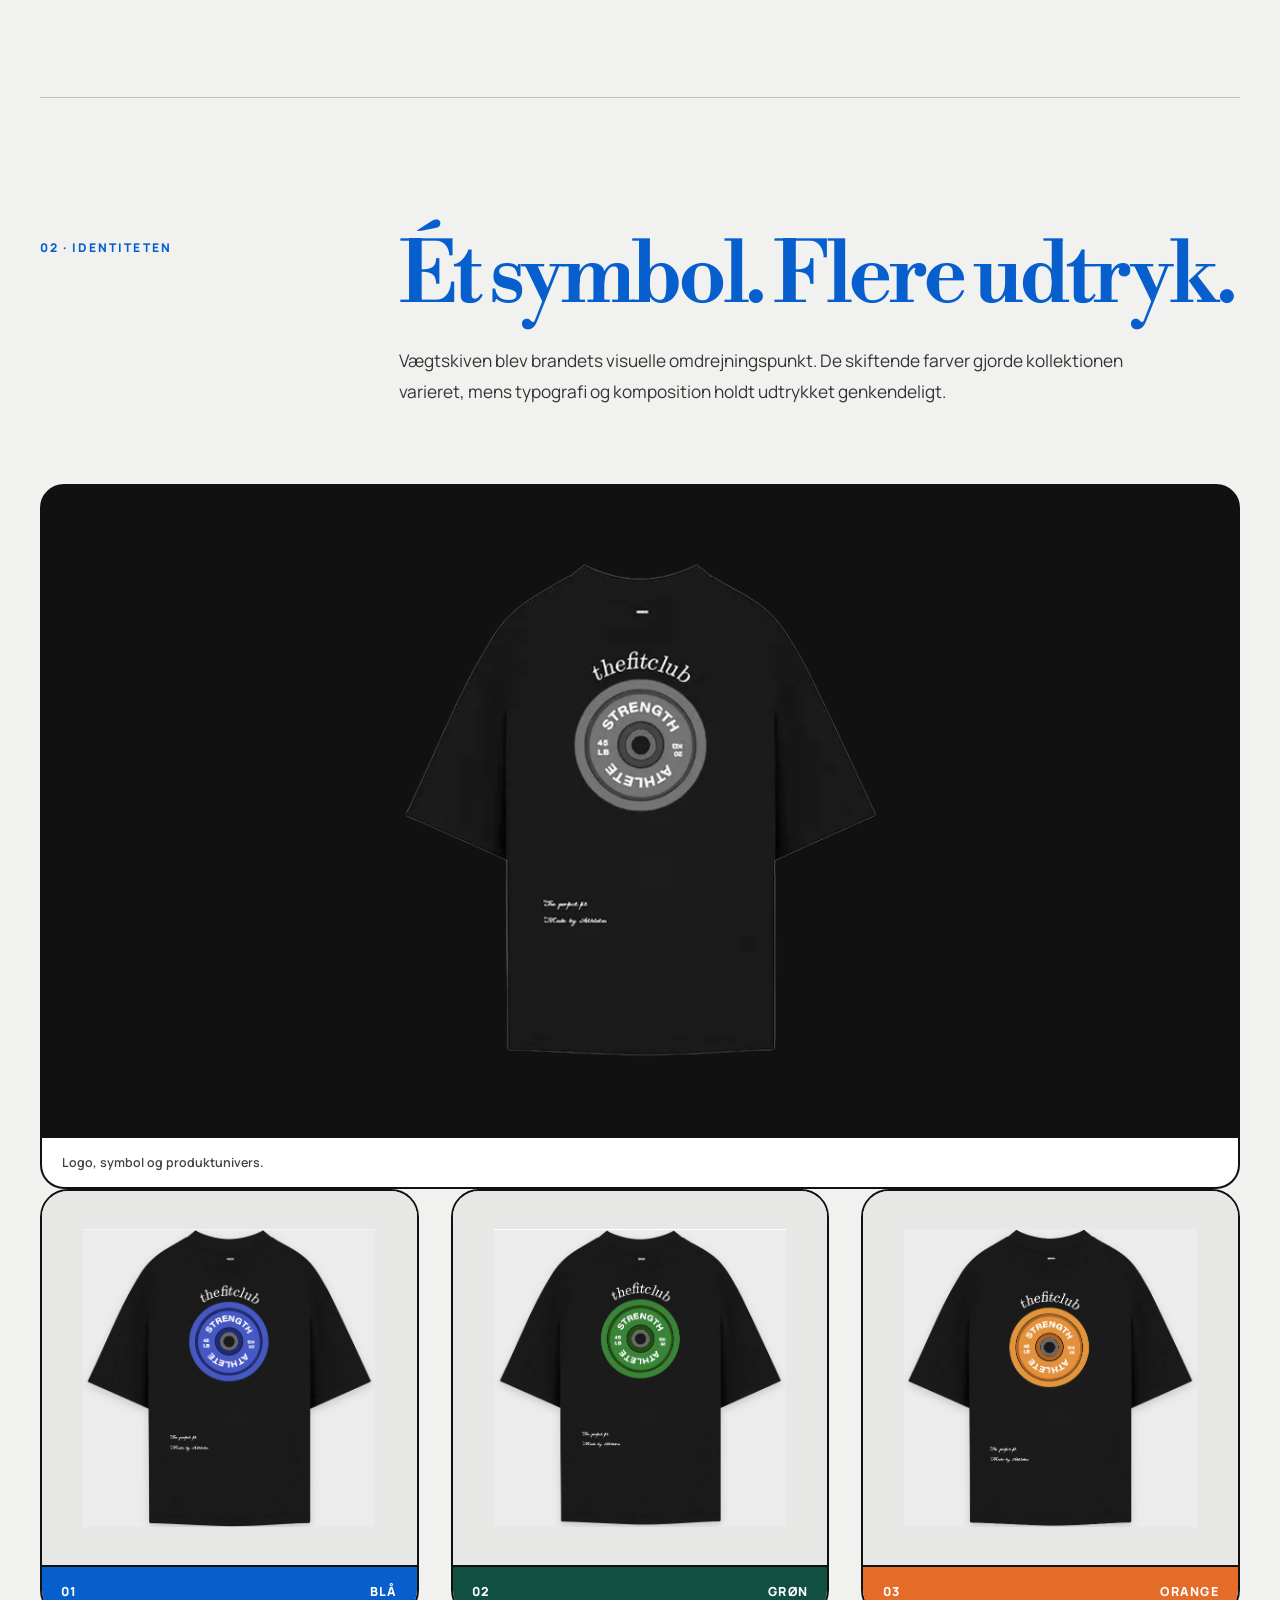
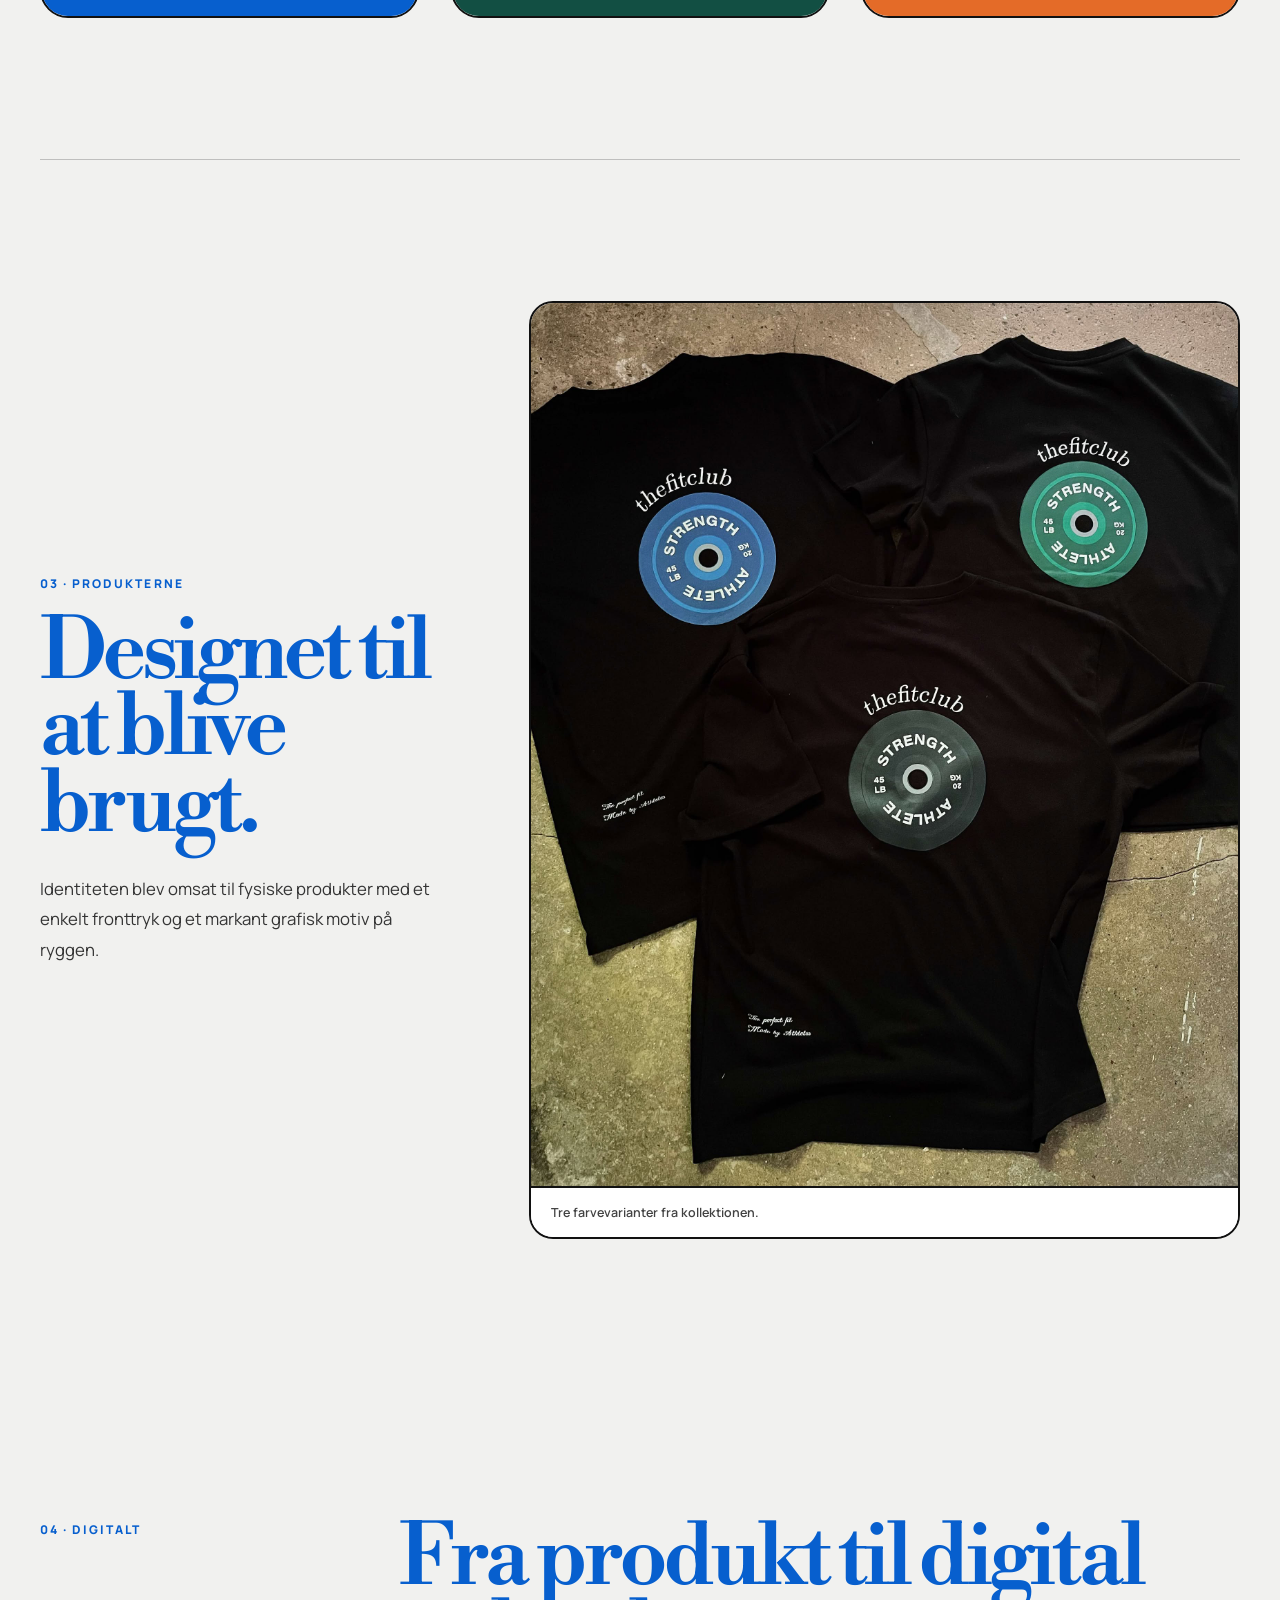
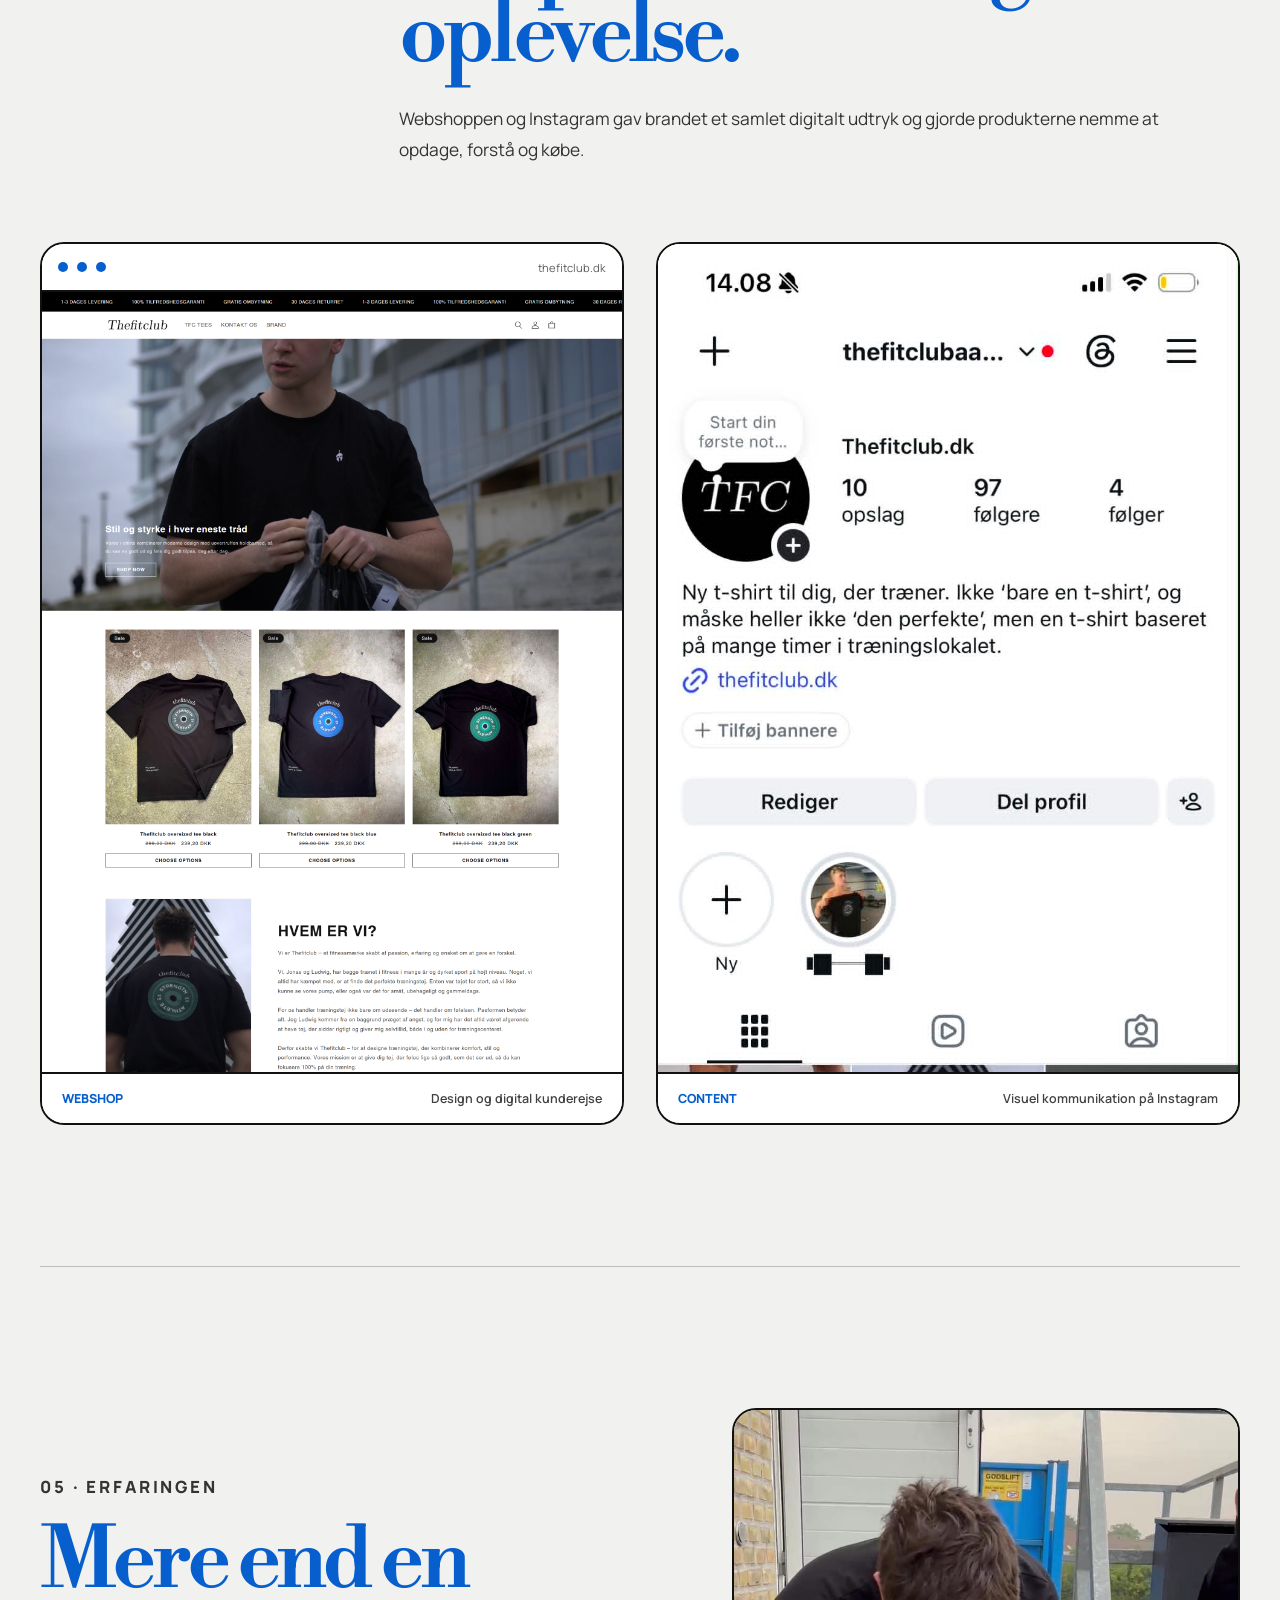
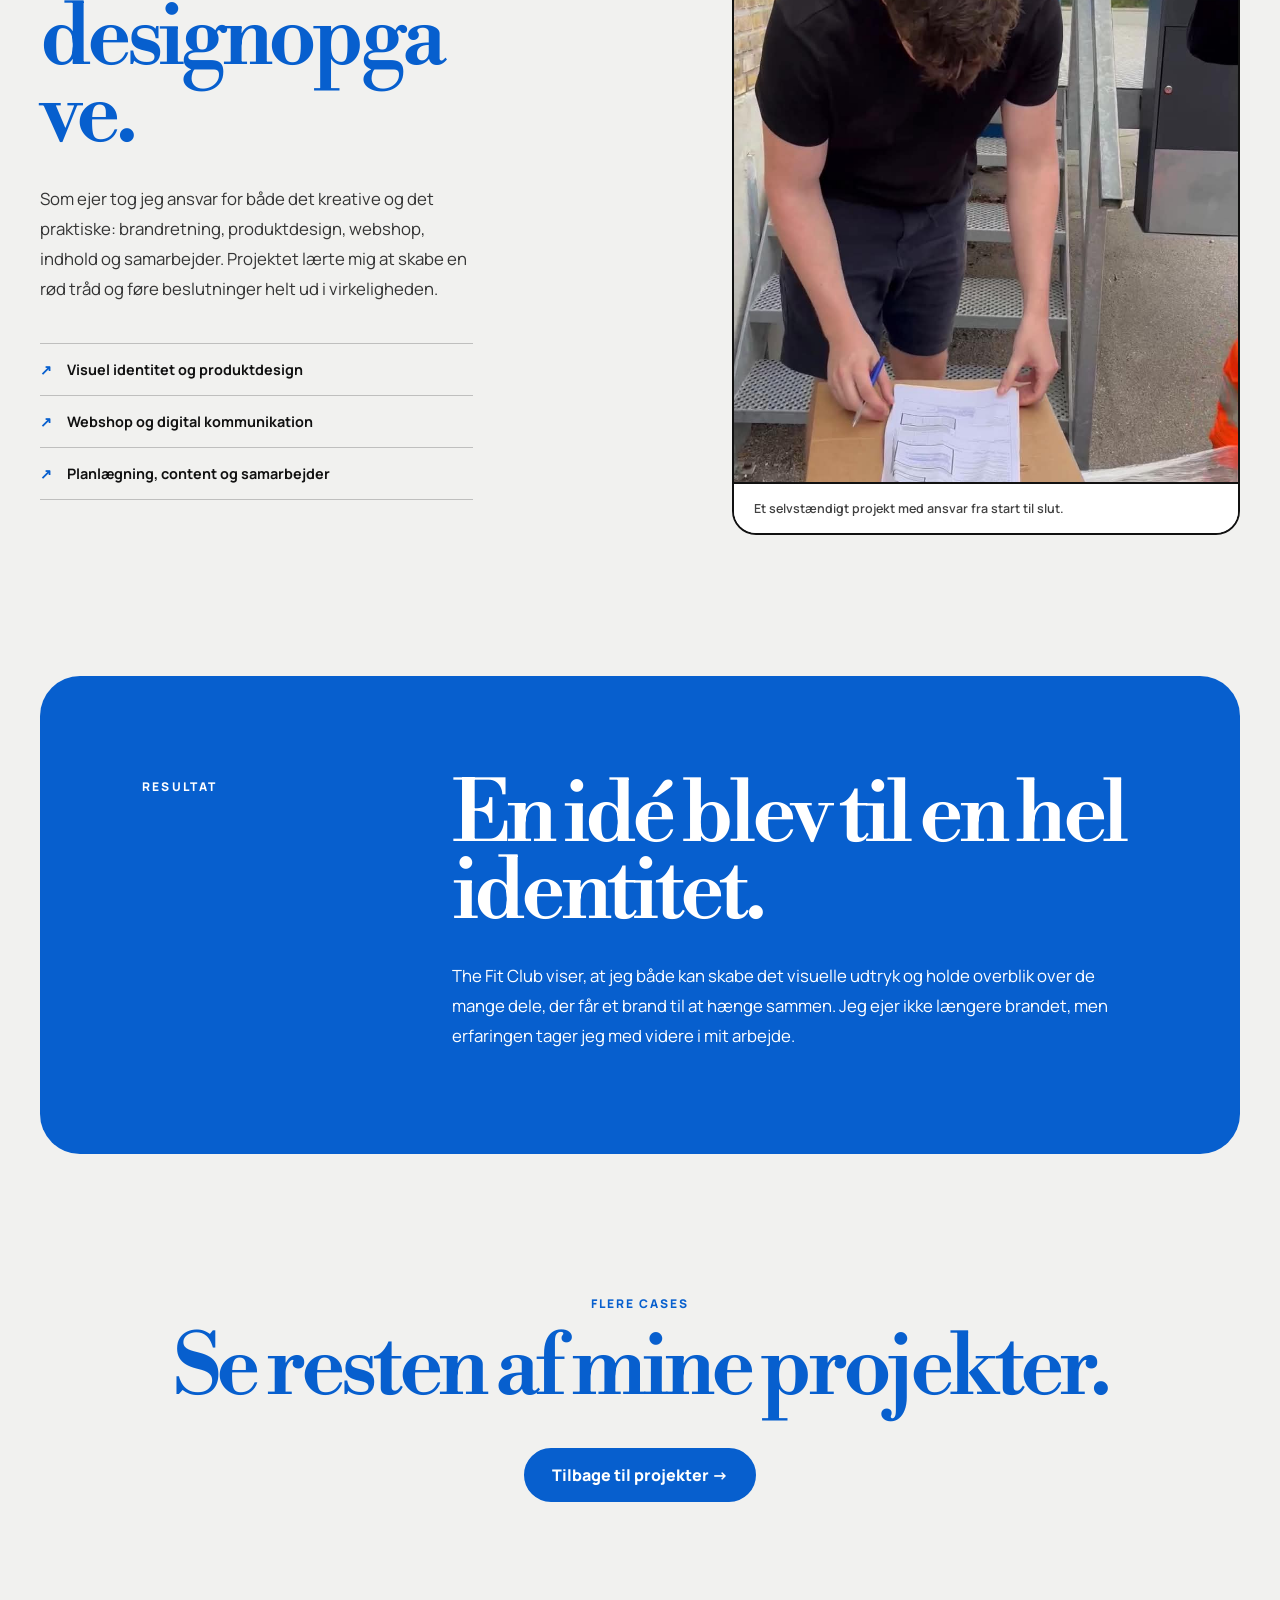
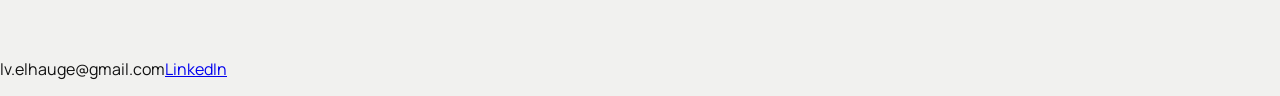
<file: THEFITCLUB-kopi.html>
<!doctype html>
<html lang="da">
  <head>
    <meta charset="utf-8" />
    <meta name="viewport" content="width=device-width, initial-scale=1" />
    <meta
      name="description"
      content="Portfolio-case om The Fit Club – et tidligere fitness- og livsstilsbrand skabt og drevet af Ludwig Elhauge."
    />

    <title>The Fit Club – Projektcase</title>

<link rel="stylesheet" href="style.css">
<body class="project-page tfc-page">
        <header class="site-header">
      <a class="brand" href="index.html" aria-label="Gå til forsiden">
        <img src="Img/logo.png" alt="Ludwig Elhauge logo" />
      </a>

      <nav class="site-nav" aria-label="Primær navigation">
        <a href="index.html#projekter">Projekter</a>
        <a href="om-mig.html">Om mig</a>
        <a href="kontakt.html">Kontakt</a>
      </nav>
    </header>

    <main>
      <section class="tfc-hero">
        <div class="tfc-hero-copy">
          <p class="tfc-kicker">Tidligere eget brand · Projektcase</p>

          <h1><span>The</span> Fit Club</h1>

          <p class="tfc-lead">
            Et fitness- og livsstilsbrand, som jeg skabte og drev fra idé til
            identitet, produkter, content og webshop.
          </p>

          <div class="tfc-hero-actions">
            <a class="tfc-button" href="#case">Udforsk casen ↓</a>
            <p>Jeg er ikke længere ejer af brandet.</p>
          </div>
        </div>

        <div class="tfc-video-card">
          <p>Originalt produktdesign</p>

          <video
            autoplay
            muted
            loop
            playsinline
            preload="metadata"
            aria-label="The Fit Club produktvideo"
          >
            <source src="Img/thefitclub.mp4" type="video/mp4" />
            Din browser understøtter ikke video.
          </video>
        </div>
      </section>

      <section class="tfc-facts" aria-label="Projektinformation">
        <dl>
          <div>
            <dt>Min rolle</dt>
            <dd>Ejer & kreativ ansvarlig</dd>
          </div>

          <div>
            <dt>Fokus</dt>
            <dd>Branding · Produkt · Digitalt</dd>
          </div>

          <div>
            <dt>Projekt</dt>
            <dd>Selvstændigt brand</dd>
          </div>

          <div>
            <dt>Status</dt>
            <dd>Tidligere ejer</dd>
          </div>
        </dl>
      </section>

      <section class="tfc-section tfc-overview" id="case">
        <div class="tfc-heading-row">
          <p class="tfc-section-number">01 · Brandet</p>

          <div>
            <h2>Fra idé til et brand i brug.</h2>

            <p class="tfc-section-intro">
              Jeg byggede The Fit Club fra bunden og samlede min interesse for
              træning, grafisk design og digital kommunikation i én visuel
              identitet.
            </p>
          </div>
        </div>

        <figure class="tfc-wide-media">
          <img
            src="Img/thefitclubmallorca.jpg"
            alt="The Fit Club kampagne fotograferet på Mallorca"
          />

          <figcaption>
            Kampagnemateriale fotograferet på Mallorca.
          </figcaption>
        </figure>
      </section>

      <section class="tfc-section tfc-identity">
        <div class="tfc-heading-row">
          <p class="tfc-section-number">02 · Identiteten</p>

          <div>
            <h2>Ét symbol. Flere udtryk.</h2>

            <p class="tfc-section-intro">
              Vægtskiven blev brandets visuelle omdrejningspunkt. De skiftende
              farver gjorde kollektionen varieret, mens typografi og komposition
              holdt udtrykket genkendeligt.
            </p>
          </div>
        </div>

        <figure class="tfc-logo-card">
          <img
            src="Img/thefitclub-produkt.png"
            alt="The Fit Club logo og produktdesign"
          />

          <figcaption>Logo, symbol og produktunivers.</figcaption>
        </figure>

        <div class="tfc-colour-grid" aria-label="The Fit Club farvevarianter">
          <figure class="tfc-colour-card tfc-colour-card--blue">
            <img src="Img/blaa.png" alt="Blå The Fit Club farvevariant" />
            <figcaption><span>01</span> Blå</figcaption>
          </figure>

          <figure class="tfc-colour-card tfc-colour-card--green">
            <img src="Img/groen.png" alt="Grøn The Fit Club farvevariant" />
            <figcaption><span>02</span> Grøn</figcaption>
          </figure>

          <figure class="tfc-colour-card tfc-colour-card--orange">
            <img src="Img/orange.png" alt="Orange The Fit Club farvevariant" />
            <figcaption><span>03</span> Orange</figcaption>
          </figure>
        </div>
      </section>

      <section class="tfc-products">
        <div class="tfc-products-copy">
          <p class="tfc-section-number">03 · Produkterne</p>

          <h2>Designet til at blive brugt.</h2>

          <p>
            Identiteten blev omsat til fysiske produkter med et enkelt fronttryk
            og et markant grafisk motiv på ryggen.
          </p>
        </div>

        <figure class="tfc-product-media">
          <img src="Img/tre-troejer.jpg" alt="Tre The Fit Club trøjer" />

          <figcaption>Tre farvevarianter fra kollektionen.</figcaption>
        </figure>
      </section>

      <section class="tfc-section tfc-digital">
        <div class="tfc-heading-row">
          <p class="tfc-section-number">04 · Digitalt</p>

          <div>
            <h2>Fra produkt til digital oplevelse.</h2>

            <p class="tfc-section-intro">
              Webshoppen og Instagram gav brandet et samlet digitalt udtryk og
              gjorde produkterne nemme at opdage, forstå og købe.
            </p>
          </div>
        </div>

        <div class="tfc-digital-grid">
          <figure class="tfc-digital-card tfc-digital-card--website">
            <div class="tfc-browser-bar" aria-hidden="true">
              <span></span>
              <span></span>
              <span></span>
              <small>thefitclub.dk</small>
            </div>

            <img
              src="Img/thefitclubhjemmeside.png"
              alt="The Fit Club hjemmeside og webshop"
            />

            <figcaption>
              <span>Webshop</span>
              Design og digital kunderejse
            </figcaption>
          </figure>

          <figure class="tfc-digital-card tfc-digital-card--instagram">
            <img
              src="Img/thefitclubinsta.jpeg"
              alt="The Fit Club Instagram-profil"
            />

            <figcaption>
              <span>Content</span>
              Visuel kommunikation på Instagram
            </figcaption>
          </figure>
        </div>
      </section>

      <section class="tfc-section tfc-business">
        <div class="tfc-business-grid">
          <div class="tfc-business-copy">
            <p class="tfc-section-number">05 · Erfaringen</p>

            <h2>Mere end en designopgave.</h2>

            <p>
              Som ejer tog jeg ansvar for både det kreative og det praktiske:
              brandretning, produktdesign, webshop, indhold og samarbejder.
              Projektet lærte mig at skabe en rød tråd og føre beslutninger helt
              ud i virkeligheden.
            </p>

            <ul>
              <li>Visuel identitet og produktdesign</li>
              <li>Webshop og digital kommunikation</li>
              <li>Planlægning, content og samarbejder</li>
            </ul>
          </div>

          <figure class="tfc-contract-card">
            <img
              src="Img/thefitclubkontrakt.jpeg"
              alt="Materiale fra et The Fit Club samarbejde"
            />

            <figcaption>
              Et selvstændigt projekt med ansvar fra start til slut.
            </figcaption>
          </figure>
        </div>
      </section>

      <section class="tfc-reflection">
        <p class="tfc-section-number">Resultat</p>

        <div>
          <h2>En idé blev til en hel identitet.</h2>

          <p>
            The Fit Club viser, at jeg både kan skabe det visuelle udtryk og
            holde overblik over de mange dele, der får et brand til at hænge
            sammen. Jeg ejer ikke længere brandet, men erfaringen tager jeg med
            videre i mit arbejde.
          </p>
        </div>
      </section>

      <section class="tfc-next-project">
        <p>Flere cases</p>

        <h2>Se resten af mine projekter.</h2>

        <a class="tfc-button" href="index.html#projekter">
          Tilbage til projekter →
        </a>
      </section>
    </main>

    <footer class="site-footer">
      <div class="footer-content">
        <div class="footer-meta">
          <p class="footer-email">lv.elhauge@gmail.com</p>

          <a
            class="footer-link"
            href="https://www.linkedin.com/in/ludwig-valentin-dahl-elhauge-713512254/"
            target="_blank"
            rel="noopener"
          >
            LinkedIn
          </a>
        </div>
      </div>
    </footer>
  </body>
</html>
</file>
<file: style.css>
/* Typografi og fælles struktur. */
@import url("https://fonts.googleapis.com/css2?family=Libre+Bodoni:opsz,wght@6..96,400;6..96,600;6..96,700&family=Manrope:wght@400;500;600;700&display=swap");
body { margin: 0; }
h1, h2, h3, p { overflow-wrap: break-word; }
figure, dl, dd { margin: 0; }
button { font: inherit; }
.site-header, .hero-content, .hero-actions, .footer-meta { display: flex; align-items: center; }
.site-header { justify-content: space-between; }
.brand { display: inline-flex; align-items: center; }
.site-nav a { text-decoration: none; }
.hero-content { display: grid; margin-inline: auto; }
.about-shell, .clean-contact-inner { margin-inline: auto; }
.hero-title { text-align: left; }
.hero-actions { display: flex; }
.hero-image { display: block; }
.about-intro-layout, .about-facts, .about-chapter, .clean-contact-inner { display: grid; }
.about-facts { grid-template-columns: repeat(3, minmax(0, 1fr)); }
.about-facts dt { text-transform: uppercase; letter-spacing: .12em; }
.about-facts dd { margin: 12px 0 0; }
.about-chapters { margin-top: 56px; }
.about-chapter { grid-template-columns: 80px minmax(0, 1fr); gap: 32px; }
.about-copy { max-width: 760px; }
.about-copy h3 { margin: 16px 0; }
.about-intro-image { display: flex; align-items: flex-end; }
.about-intro-image img { display: block; width: 100%; object-fit: contain; }
.about-skills { list-style: none; padding: 0; }
.about-cta { display: flex; align-items: center; justify-content: space-between; }
.about-cta > a { display: inline-flex; text-decoration: none; white-space: nowrap; }
.clean-contact { display: flex; align-items: center; }
.clean-contact-details { border-top: 1px solid; }
.clean-contact-details a { display: grid; grid-template-columns: 100px minmax(0, 1fr) auto; align-items: center; padding: 24px 0; border-bottom: 1px solid; text-decoration: none; }
.clean-contact-details a span { font-size: 12px; letter-spacing: .12em; text-transform: uppercase; }
.clean-contact-details a strong { font-size: clamp(16px, 1.5vw, 22px); font-weight: 500; overflow-wrap: anywhere; }
.clean-contact-details a i { font-style: normal; font-size: 24px; }
.clean-contact-image { display: flex; align-items: flex-end; }
.clean-contact-image img { display: block; width: 100%; object-fit: contain; }

:root {
  --tfc-blue: #075fce;
  --tfc-black: #111111;
  --tfc-paper: #f1f1ef;
  --tfc-white: #ffffff;
  --tfc-muted: #5e5e5e;
  --tfc-line: rgba(17, 17, 17, 0.22);
  --tfc-display: "Libre Bodoni", Georgia, serif;
  --tfc-body: "Manrope", Arial, sans-serif;
}

.tfc-page {
  margin: 0px;
  color: var(--tfc-black);
  background: var(--tfc-paper);
  font-family: var(--tfc-body);
}

.tfc-page *, .tfc-page ::before, .tfc-page ::after {
  box-sizing: border-box;
}

.tfc-page main {
  overflow: hidden;
}

.tfc-page figure, .tfc-page dl, .tfc-page dd {
  margin: 0px;
}

.tfc-page img, .tfc-page video {
  display: block;
  max-width: 100%;
}

.tfc-kicker, .tfc-section-number, .tfc-video-card > p, .tfc-next-project > p {
  margin: 0px;
  color: var(--tfc-blue);
  font-size: 0.75rem;
  font-weight: 800;
  letter-spacing: 0.17em;
  text-transform: uppercase;
}

.tfc-button {
  display: inline-flex;
  align-items: center;
  justify-content: center;
  min-height: 54px;
  padding: 0px 1.65rem;
  color: var(--tfc-white);
  background: var(--tfc-blue);
  border: 2px solid var(--tfc-blue);
  border-radius: 999px;
  font-weight: 800;
  text-decoration: none;
  transition: color 180ms, background-color 180ms, transform 180ms;
}

.tfc-button:hover {
  color: var(--tfc-blue);
  background: transparent;
  transform: translateY(-3px);
}

.tfc-hero {
  display: grid;
  grid-template-columns: minmax(0px, 1fr) minmax(420px, 0.88fr);
  gap: clamp(3rem, 6vw, 7rem);
  align-items: center;
  width: min(1440px, 100% - 5rem);
  min-height: calc(-110px + 100vh);
  margin: 0px auto;
  padding: clamp(4.5rem, 8vw, 8rem) 0px;
}

.tfc-hero h1 {
  max-width: 7ch;
  margin: 1.2rem 0px 2rem;
  color: var(--tfc-blue);
  font-family: var(--tfc-display);
  font-size: clamp(5rem, 8vw, 9rem);
  font-weight: 600;
  line-height: 0.78;
  letter-spacing: -0.07em;
  text-align: left;
  text-transform: uppercase;
}

.tfc-hero h1 span {
  display: block;
  margin: 0px 0px 0.1rem;
  color: var(--tfc-blue);
  font-size: 0.3em;
  font-weight: 600;
  font-style: normal;
  line-height: 1.4;
  letter-spacing: -0.04em;
  text-align: left;
  -webkit-text-stroke: 0px;
}

.tfc-lead {
  max-width: 640px;
  margin: 0px;
  color: rgb(53, 53, 53);
  font-size: clamp(1.05rem, 1.55vw, 1.35rem);
  line-height: 1.7;
}

.tfc-hero-actions {
  display: flex;
  flex-wrap: wrap;
  align-items: center;
  gap: 1.4rem;
  margin-top: 2.5rem;
}

.tfc-hero-actions p {
  max-width: 25ch;
  margin: 0px;
  color: var(--tfc-muted);
  font-size: 0.78rem;
  line-height: 1.5;
}

.tfc-video-card {
  position: relative;
  display: flex;
  align-items: center;
  justify-content: center;
  min-height: 700px;
  padding: 5rem 2.5rem 3rem;
  overflow: hidden;
  background: var(--tfc-black);
  border: 2px solid var(--tfc-black);
  border-radius: 42px;
  isolation: isolate;
}

.tfc-video-card::before {
  content: "TFC";
  position: absolute;
  left: -0.04em;
  bottom: -0.28em;
  z-index: -1;
  color: transparent;
  font-family: var(--tfc-display);
  font-size: clamp(15rem, 22vw, 24rem);
  line-height: 1;
  opacity: 0.25;
  -webkit-text-stroke: 2px var(--tfc-white);
}

.tfc-video-card::after {
  content: "";
  position: absolute;
  top: -105px;
  right: -105px;
  z-index: -1;
  width: 285px;
  aspect-ratio: 1 / 1;
  background: var(--tfc-blue);
  border-radius: 50%;
}

.tfc-video-card > p {
  position: absolute;
  top: 1.75rem;
  left: 2rem;
  color: var(--tfc-white);
}

.tfc-video-card video {
  width: auto;
  height: min(74vh, 590px);
  aspect-ratio: 9 / 16;
  object-fit: cover;
  border: 1px solid rgba(255, 255, 255, 0.2);
  border-radius: 30px;
  box-shadow: rgba(0, 0, 0, 0.32) 0px 24px 55px;
}

.tfc-facts {
  color: var(--tfc-white);
  background: var(--tfc-blue);
}

.tfc-facts dl {
  display: grid;
  grid-template-columns: repeat(4, 1fr);
  width: min(1320px, 100% - 4rem);
  margin: 0px auto;
}

.tfc-facts dl > div {
  min-width: 0px;
  padding: 1.55rem 1.4rem;
}

.tfc-facts dl > div + div {
  border-left: 1px solid rgba(255, 255, 255, 0.5);
}

.tfc-facts dt {
  margin-bottom: 0.35rem;
  font-size: 0.68rem;
  font-weight: 800;
  letter-spacing: 0.14em;
  text-transform: uppercase;
}

.tfc-facts dd {
  font-size: clamp(0.88rem, 1.1vw, 1.06rem);
  font-weight: 600;
}

.tfc-section, .tfc-products, .tfc-reflection, .tfc-next-project {
  width: min(1280px, 100% - 5rem);
  margin: 0px auto;
}

.tfc-section {
  padding: clamp(7rem, 11vw, 11rem) 0px;
}

.tfc-section + .tfc-section, .tfc-business {
  border-top: 1px solid var(--tfc-line);
}

.tfc-heading-row {
  display: grid;
  grid-template-columns: minmax(150px, 0.32fr) minmax(0px, 1fr);
  gap: clamp(2.5rem, 7vw, 8rem);
  align-items: start;
  margin-bottom: clamp(3rem, 6vw, 6rem);
}

.tfc-heading-row h2, .tfc-products h2, .tfc-business h2, .tfc-reflection h2, .tfc-next-project h2 {
  margin: 0px;
  color: var(--tfc-blue);
  font-family: var(--tfc-display);
  font-size: clamp(3.3rem, 6.6vw, 7rem);
  font-weight: 600;
  line-height: 0.91;
  letter-spacing: -0.055em;
}

.tfc-section-intro {
  max-width: 770px;
  margin: 1.8rem 0px 0px;
  color: rgb(52, 52, 52);
  font-size: clamp(1rem, 1.35vw, 1.2rem);
  line-height: 1.8;
}

.tfc-wide-media, .tfc-logo-card, .tfc-product-media, .tfc-digital-card, .tfc-contract-card {
  overflow: hidden;
  background: var(--tfc-white);
  border: 2px solid var(--tfc-black);
  border-radius: 24px;
}

.tfc-contract-card {
  width: 75%;
  max-width: 540px;
  justify-self: end;
}

.tfc-wide-media img, .tfc-logo-card img, .tfc-product-media img, .tfc-digital-card img, .tfc-contract-card img {
  width: 100%;
}

.tfc-wide-media img {
  aspect-ratio: 3 / 4;
  object-fit: cover;
}

.tfc-overview .tfc-wide-media {
  width: min(100%, 760px);
  margin-left: auto;
}

.tfc-wide-media figcaption, .tfc-logo-card figcaption, .tfc-product-media figcaption, .tfc-digital-card figcaption, .tfc-contract-card figcaption {
  padding: 1rem 1.25rem;
  color: rgb(66, 66, 66);
  background: var(--tfc-white);
  border-top: 2px solid var(--tfc-black);
  font-size: 0.78rem;
  font-weight: 600;
}

.tfc-logo-card {
  margin-bottom: 2rem;
  background: var(--tfc-black);
}

.tfc-logo-card img {
  height: min(58vw, 650px);
  padding: clamp(2rem, 6vw, 6rem);
  object-fit: contain;
}

.tfc-colour-grid {
  display: grid;
  grid-template-columns: repeat(3, 1fr);
  gap: 2rem;
}

.tfc-colour-card {
  overflow: hidden;
  border: 2px solid var(--tfc-black);
  border-radius: 28px;
}

.tfc-colour-card img {
  width: 100%;
  aspect-ratio: 1 / 1;
  padding: clamp(1.5rem, 3vw, 3rem);
  object-fit: contain;
  background: rgb(231, 231, 229);
}

.tfc-colour-card figcaption {
  display: flex;
  justify-content: space-between;
  gap: 1rem;
  padding: 1rem 1.2rem;
  color: var(--tfc-white);
  border-top: 2px solid var(--tfc-black);
  font-size: 0.78rem;
  font-weight: 800;
  letter-spacing: 0.1em;
  text-transform: uppercase;
}

.tfc-colour-card--blue figcaption {
  background: rgb(7, 95, 206);
}

.tfc-colour-card--green figcaption {
  background: rgb(18, 79, 67);
}

.tfc-colour-card--orange figcaption {
  background: rgb(228, 107, 40);
}

.tfc-products {
  display: grid;
  grid-template-columns: minmax(300px, 0.72fr) minmax(0px, 1.28fr);
  gap: clamp(3rem, 7vw, 8rem);
  align-items: center;
  padding: clamp(7rem, 11vw, 11rem) 0px;
  border-top: 1px solid var(--tfc-line);
}

.tfc-products h2 {
  margin-top: 1.4rem;
}

.tfc-products-copy > p:last-child, .tfc-business-copy > p {
  margin: 1.8rem 0px 0px;
  color: rgb(52, 52, 52);
  font-size: 1.05rem;
  line-height: 1.8;
}

.tfc-product-media img {
  aspect-ratio: 4 / 5;
  object-fit: cover;
}

.tfc-digital-grid {
  display: grid;
  grid-template-columns: repeat(2, minmax(0px, 1fr));
  gap: 2rem;
  align-items: start;
}

.tfc-browser-bar {
  display: flex;
  align-items: center;
  gap: 0.55rem;
  min-height: 48px;
  padding: 0px 1rem;
  background: var(--tfc-white);
  border-bottom: 2px solid var(--tfc-black);
}

.tfc-browser-bar span {
  width: 10px;
  aspect-ratio: 1 / 1;
  background: var(--tfc-blue);
  border-radius: 50%;
}

.tfc-browser-bar small {
  margin-left: auto;
  color: var(--tfc-muted);
  font-size: 0.7rem;
}

.tfc-digital-card--website img {
  height: min(66vw, 780px);
  object-fit: cover;
  object-position: center top;
  background: rgb(236, 236, 234);
}

.tfc-digital-card--instagram img {
  width: 100%;
  height: min(66vw, 828px);
  object-fit: cover;
  object-position: center top;
  background: var(--tfc-white);
}

.tfc-digital-card figcaption {
  display: flex;
  justify-content: space-between;
  gap: 1.25rem;
}

.tfc-digital-card figcaption span {
  color: var(--tfc-blue);
  font-weight: 800;
  text-transform: uppercase;
}

.tfc-business-grid {
  display: grid;
  grid-template-columns: minmax(300px, 0.78fr) minmax(0px, 1.22fr);
  gap: clamp(3rem, 7vw, 8rem);
  align-items: center;
}

.tfc-business h2 {
  margin-top: 1.4rem;
}

.tfc-business ul {
  margin: 2.4rem 0px 0px;
  padding: 0px;
  list-style: none;
  border-top: 1px solid var(--tfc-line);
}

.tfc-business li {
  position: relative;
  padding: 1rem 0px 1rem 1.7rem;
  border-bottom: 1px solid var(--tfc-line);
  font-size: 0.9rem;
  font-weight: 700;
}

.tfc-business li::before {
  content: "↗";
  position: absolute;
  left: 0px;
  color: var(--tfc-blue);
}

.tfc-contract-card img {
  width: 100%;
  aspect-ratio: 3 / 4;
  object-fit: cover;
  background: rgb(231, 231, 229);
}

.tfc-reflection {
  display: grid;
  grid-template-columns: minmax(150px, 0.32fr) minmax(0px, 1fr);
  gap: clamp(2.5rem, 7vw, 8rem);
  padding: clamp(4rem, 8vw, 7rem);
  color: var(--tfc-white);
  background: var(--tfc-blue);
  border-radius: 40px;
}

.tfc-reflection .tfc-section-number, .tfc-reflection h2 {
  color: var(--tfc-white);
}

.tfc-reflection p:last-child {
  max-width: 760px;
  margin: 1.8rem 0px 0px;
  font-size: 1.05rem;
  line-height: 1.8;
}

.tfc-next-project {
  padding: clamp(7rem, 11vw, 10rem) 0px;
  text-align: center;
}

.tfc-next-project h2 {
  margin: 1.2rem auto 2.5rem;
}

.tfc-next-project .tfc-button {
  margin: 0px auto;
}

@media (max-width: 980px) {
  .tfc-hero, .tfc-products, .tfc-business-grid {
    grid-template-columns: 1fr;
  }

  .tfc-hero {
    width: min(100% - 2.5rem, 760px);
  }

  .tfc-video-card {
    min-height: 620px;
  }

  .tfc-facts dl {
    grid-template-columns: repeat(2, 1fr);
  }

  .tfc-facts dl > div:nth-child(3) {
    border-left: 0px;
  }

  .tfc-facts dl > div:nth-child(n+3) {
    border-top: 1px solid rgba(255, 255, 255, 0.5);
  }

  .tfc-section, .tfc-products, .tfc-reflection, .tfc-next-project {
    width: min(100% - 2.5rem, 760px);
  }

  .tfc-heading-row, .tfc-reflection {
    grid-template-columns: 1fr;
  }

  .tfc-colour-grid, .tfc-digital-grid {
    grid-template-columns: 1fr;
  }

  .tfc-colour-card, .tfc-digital-card--instagram {
    max-width: 620px;
    margin-inline: auto;
  }
}

@media (max-width: 620px) {
  .tfc-page .brand {
    width: 44px;
    height: 50px;
  }

  .tfc-hero h1 {
    font-size: clamp(4.3rem, 24vw, 7rem);
  }

  .tfc-video-card {
    min-height: 640px;
    padding-inline: 1rem;
    border-radius: 28px;
  }

  .tfc-video-card video {
    width: auto;
    height: 440px;
    border-radius: 22px;
  }

  .tfc-digital-card--website img, .tfc-digital-card--instagram img {
    height: 620px;
  }

  .tfc-facts dl {
    width: calc(100% - 1.5rem);
  }

  .tfc-facts dl > div {
    padding: 1.1rem 0.7rem;
  }

  .tfc-wide-media, .tfc-logo-card, .tfc-product-media, .tfc-digital-card, .tfc-contract-card, .tfc-colour-card {
    border-radius: 20px;
  }

  .tfc-reflection {
    padding: 3rem 1.5rem;
    border-radius: 28px;
  }
}

.scn-page {
  --scn-orange: #fc812a;
  --scn-orange-light: #fff0e5;
  --scn-blue: #8fc9ff;
  --scn-blue-light: #e9f5ff;
  --scn-ink: #191919;
  --scn-grey: #656565;
  --scn-paper: #ffffff;
  --scn-background: #f3f1ed;
  --scn-line: rgba(25, 25, 25, 0.2);
  margin: 0px;
  overflow-x: hidden;
  color: var(--scn-ink);
  background: var(--scn-background);
}

.scn-page .scn-main {
  width: 100%;
  overflow: hidden;
}

.scn-page .scn-hero {
  width: min(1180px, 100% - 4rem);
  min-height: 650px;
  margin: 0px auto;
  padding: 4rem 0px 6rem;
  display: grid;
  grid-template-columns: minmax(0px, 1fr) minmax(420px, 520px);
  align-items: center;
  gap: 5rem;
  box-sizing: border-box;
}

.scn-page .scn-hero-copy {
  max-width: 610px;
}

.scn-page .scn-kicker {
  margin: 0px 0px 1.25rem;
  color: var(--scn-orange);
  font-size: 0.78rem;
  font-weight: 800;
  letter-spacing: 0.18em;
  line-height: 1.5;
  text-transform: uppercase;
}

.scn-page .scn-hero h1 {
  margin: 0px;
  color: var(--scn-orange);
  font-family: Georgia, "Times New Roman", serif;
  font-size: clamp(4.8rem, 8vw, 8rem);
  font-weight: 400;
  letter-spacing: -0.055em;
  line-height: 0.82;
  text-align: left;
}

.scn-page .scn-lead {
  max-width: 590px;
  margin: 2.5rem 0px 0px;
  color: rgb(57, 57, 57);
  font-size: 1.08rem;
  line-height: 1.75;
}

.scn-page .scn-button {
  display: inline-flex;
  align-items: center;
  justify-content: center;
  margin-top: 2.25rem;
  padding: 0.95rem 1.55rem;
  color: var(--scn-paper);
  background: var(--scn-orange);
  border: 2px solid var(--scn-orange);
  border-radius: 999px;
  font-size: 0.88rem;
  font-weight: 800;
  text-decoration: none;
  transition: color 0.25s, background-color 0.25s, transform 0.25s;
}

.scn-page .scn-button:hover {
  color: var(--scn-orange);
  background: transparent;
  transform: translateY(-3px);
}

.scn-page .scn-logo-card {
  position: relative;
  width: 100%;
  aspect-ratio: 1 / 1;
  overflow: hidden;
  display: flex;
  align-items: center;
  justify-content: center;
  background-color: var(--scn-paper);
  background-image: radial-gradient(circle at 22% 22%, rgba(143, 201, 255, 0.6) 0px, rgba(143, 201, 255, 0.6) 8%, transparent 8.5%), radial-gradient(circle at 80% 30%, rgba(143, 201, 255, 0.35) 0px, rgba(143, 201, 255, 0.35) 5%, transparent 5.5%), linear-gradient(rgba(25, 25, 25, 0.043) 1px, transparent 1px), linear-gradient(90deg, rgba(25, 25, 25, 0.043) 1px, transparent 1px);
  background-size: auto, auto, 42px 42px, 42px 42px;
  border: 2px solid var(--scn-ink);
  border-radius: 30px;
  box-sizing: border-box;
}

.scn-page .scn-logo-card span {
  position: absolute;
  left: 1.5rem;
  top: 1.5rem;
  padding: 0.75rem 1rem;
  color: var(--scn-paper);
  background: var(--scn-orange);
  border-radius: 999px;
  font-size: 0.72rem;
  font-weight: 800;
  letter-spacing: 0.14em;
  text-transform: uppercase;
}

.scn-page .scn-logo-card img {
  display: block;
  width: 72%;
  height: auto;
  margin: 0px;
  padding: 0px;
  object-fit: contain;
}

.scn-page .scn-facts {
  width: min(1180px, 100% - 4rem);
  margin: 0px auto 3.5rem;
  display: grid;
  grid-template-columns: repeat(4, 1fr);
  border-top: 1px solid var(--scn-line);
  border-bottom: 1px solid var(--scn-line);
}

.scn-page .scn-facts > div {
  min-height: 105px;
  padding: 1.3rem;
  display: flex;
  flex-direction: column;
  justify-content: space-between;
  border-right: 1px solid var(--scn-line);
  box-sizing: border-box;
}

.scn-page .scn-facts > div:last-child {
  border-right: 0px;
}

.scn-page .scn-facts span {
  color: var(--scn-grey);
  font-size: 0.68rem;
  font-weight: 800;
  letter-spacing: 0.14em;
  text-transform: uppercase;
}

.scn-page .scn-facts p {
  margin: 1rem 0px 0px;
  font-size: 0.92rem;
  font-weight: 700;
}

.scn-page .scn-section {
  width: min(1120px, 100% - 4rem);
  margin: 3rem auto;
  padding: 3rem;
  background: var(--scn-paper);
  border: 2px solid var(--scn-ink);
  border-radius: 30px;
  box-sizing: border-box;
}

.scn-page .scn-section-heading {
  margin-bottom: 2.5rem;
  display: grid;
  grid-template-columns: 70px minmax(0px, 1fr);
  align-items: start;
  gap: 2rem;
}

.scn-page .scn-section-number {
  width: 58px;
  height: 58px;
  display: inline-flex;
  align-items: center;
  justify-content: center;
  border: 2px solid var(--scn-orange);
  border-radius: 50%;
  color: var(--scn-orange);
  font-size: 0.82rem;
  font-weight: 800;
}

.scn-page .scn-section-heading > div {
  max-width: 820px;
}

.scn-page .scn-section h2, .scn-page .scn-conclusion h2 {
  margin: 0px;
  color: var(--scn-ink);
  font-family: Georgia, "Times New Roman", serif;
  font-size: clamp(2.8rem, 5vw, 5rem);
  font-weight: 400;
  letter-spacing: -0.045em;
  line-height: 0.96;
  text-align: left;
}

.scn-page .scn-section-heading > div > p:last-child {
  max-width: 720px;
  margin: 1.5rem 0px 0px;
  color: rgb(78, 78, 78);
  font-size: 1rem;
  line-height: 1.7;
}

.scn-page .scn-style-card {
  width: min(100%, 820px);
  margin: 0px auto;
  overflow: hidden;
  background: var(--scn-paper);
  border: 2px solid var(--scn-ink);
  border-radius: 24px;
}

.scn-page .scn-style-card img {
  display: block;
  width: 100%;
  height: auto;
  max-width: 100%;
  margin: 0px;
  padding: 0px;
  object-fit: contain;
}

.scn-page .scn-style-card figcaption, .scn-page .scn-illustration-card figcaption {
  padding: 0.9rem 1.1rem;
  color: var(--scn-ink);
  background: var(--scn-paper);
  border-top: 1px solid var(--scn-line);
  font-size: 0.7rem;
  font-weight: 800;
  letter-spacing: 0.12em;
  text-transform: uppercase;
}

.scn-page .scn-materials-section {
  background: var(--scn-blue-light);
}

.scn-page .scn-materials-grid {
  display: grid;
  grid-template-columns: repeat(3, minmax(0px, 1fr));
  gap: 1.25rem;
}

.scn-page .scn-illustration-card {
  min-width: 0px;
  margin: 0px;
  overflow: hidden;
  background: var(--scn-paper);
  border: 2px solid var(--scn-ink);
  border-radius: 22px;
}

.scn-page .scn-artwork {
  height: 250px;
  padding: 1.8rem;
  display: flex;
  align-items: center;
  justify-content: center;
  box-sizing: border-box;
  background: var(--scn-paper);
}

.scn-page .scn-illustration-card:nth-child(3n+1) .scn-artwork {
  background: var(--scn-orange-light);
}

.scn-page .scn-illustration-card:nth-child(3n+2) .scn-artwork {
  background: rgb(237, 248, 255);
}

.scn-page .scn-illustration-card:nth-child(3n) .scn-artwork {
  background: rgb(247, 243, 255);
}

.scn-page .scn-artwork img {
  display: block;
  width: 100%;
  height: 100%;
  max-width: 100%;
  max-height: 100%;
  margin: 0px;
  padding: 0px;
  object-fit: contain;
  object-position: center center;
}

.scn-page .scn-prototype-section {
  background: var(--scn-orange-light);
}

.scn-page .scn-prototype-grid {
  display: grid;
  grid-template-columns: repeat(2, minmax(0px, 1fr));
  gap: 1.25rem;
}

.scn-page .scn-prototype-card {
  min-width: 0px;
  margin: 0px;
  overflow: hidden;
  background: var(--scn-paper);
  border: 2px solid var(--scn-ink);
  border-radius: 22px;
}

.scn-page .scn-prototype-card img {
  display: block;
  width: 100%;
  height: 390px;
  margin: 0px;
  padding: 0px;
  background: var(--scn-paper);
  object-fit: contain;
  object-position: center center;
}

.scn-page .scn-prototype-card figcaption {
  padding: 0.9rem 1.1rem;
  border-top: 1px solid var(--scn-line);
  font-size: 0.7rem;
  font-weight: 800;
  letter-spacing: 0.12em;
  text-transform: uppercase;
}

.scn-page .scn-conclusion {
  width: min(1080px, 100% - 4rem);
  margin: 7rem auto;
}

.scn-page .scn-conclusion > p:not(.scn-kicker) {
  max-width: 680px;
  margin: 2rem 0px 0px;
  color: rgb(65, 65, 65);
  font-size: 1.08rem;
  line-height: 1.75;
}

.scn-page .scn-conclusion a {
  display: inline-flex;
  margin-top: 2rem;
  padding-bottom: 0.3rem;
  color: var(--scn-orange);
  border-bottom: 2px solid var(--scn-orange);
  font-weight: 800;
  text-decoration: none;
  transition: transform 0.25s;
}

.scn-page .scn-conclusion a:hover {
  transform: translateX(6px);
}

@media (max-width: 900px) {
  .scn-page .scn-hero {
    width: min(720px, 100% - 2.5rem);
    grid-template-columns: 1fr;
    min-height: 0px;
    gap: 3rem;
  }

  .scn-page .scn-logo-card {
    width: min(100%, 520px);
    justify-self: center;
  }

  .scn-page .scn-facts {
    width: min(720px, 100% - 2.5rem);
    grid-template-columns: repeat(2, 1fr);
  }

  .scn-page .scn-facts > div:nth-child(2) {
    border-right: 0px;
  }

  .scn-page .scn-facts > div:nth-child(-n+2) {
    border-bottom: 1px solid var(--scn-line);
  }

  .scn-page .scn-section {
    width: calc(100% - 2.5rem);
    padding: 2rem;
  }

  .scn-page .scn-section-heading {
    grid-template-columns: 1fr;
    gap: 1.5rem;
  }

  .scn-page .scn-materials-grid {
    grid-template-columns: repeat(2, minmax(0px, 1fr));
  }

  .scn-page .scn-prototype-grid {
    grid-template-columns: 1fr;
  }

  .scn-page .scn-conclusion {
    width: calc(100% - 2.5rem);
  }
}

@media (max-width: 560px) {
  .scn-page .scn-materials-grid {
    grid-template-columns: 1fr;
  }

  .scn-page .scn-artwork {
    height: 220px;
  }

  .scn-page .scn-prototype-card img {
    height: 280px;
  }
}

:root {
  --aa-forest: #173f31;
  --aa-forest-dark: #102a22;
  --aa-orange: #f36b3f;
  --aa-sand: #d8c7a5;
  --aa-cream: #f4f0e7;
  --aa-white: #fffdf8;
  --aa-ink: #17231e;
  --aa-serif: "Fraunces", Georgia, serif;
  --aa-sans: "DM Sans", Arial, sans-serif;
}

.aa-page {
  margin: 0px;
  color: var(--aa-ink);
  background: var(--aa-cream);
  font-family: var(--aa-sans);
}

.aa-page *, .aa-page ::before, .aa-page ::after {
  box-sizing: border-box;
}

.aa-page .site-header {
  position: relative;
  z-index: 10;
  background: var(--aa-cream);
}

.aa-page main {
  overflow: hidden;
}

.aa-hero {
  display: grid;
  grid-template-columns: minmax(0px, 1fr) minmax(390px, 0.86fr);
  gap: clamp(3rem, 7vw, 8rem);
  align-items: center;
  width: min(1440px, 100% - 4rem);
  min-height: min(790px, -110px + 100vh);
  margin: 0px auto;
  padding: clamp(5rem, 9vw, 9rem) 0px;
}

.aa-eyebrow, .aa-section-label, .aa-coordinate {
  margin: 0px;
  color: var(--aa-orange);
  font-size: 0.72rem;
  font-weight: 700;
  letter-spacing: 0.17em;
  text-transform: uppercase;
}

.aa-hero h1, .aa-intro h2, .aa-journey h2, .aa-showcase h2, .aa-reflection h2, .aa-next h2 {
  margin: 0px;
  font-family: var(--aa-serif);
  font-weight: 700;
  letter-spacing: -0.055em;
  line-height: 0.91;
}

.aa-hero h1 {
  max-width: 8ch;
  margin-top: 1.5rem;
  color: var(--aa-forest);
  font-size: clamp(4rem, 8.2vw, 8.3rem);
}

.aa-hero h1 span {
  display: block;
  margin-left: clamp(1rem, 5vw, 5rem);
  color: var(--aa-orange);
}

.aa-hero-lead {
  max-width: 580px;
  margin: 2.5rem 0px 0px;
  font-size: clamp(1.05rem, 1.5vw, 1.35rem);
  line-height: 1.65;
}

.aa-scroll-link {
  display: inline-flex;
  margin-top: 2.25rem;
  padding: 0.9rem 1.25rem;
  border: 2px solid var(--aa-forest);
  border-radius: 0.5rem;
  color: var(--aa-forest);
  font-weight: 700;
  text-decoration: none;
  transition: color 180ms, background 180ms, transform 180ms;
}

.aa-scroll-link:hover {
  color: var(--aa-white);
  background: var(--aa-forest);
  transform: translateY(-3px);
}

.aa-hero-actions {
  display: flex;
  flex-wrap: wrap;
  align-items: center;
  gap: 1rem 1.4rem;
  margin-top: 2.25rem;
}

.aa-hero-actions .aa-scroll-link {
  margin-top: 0px;
}

.aa-live-link {
  color: var(--aa-forest);
  font-weight: 700;
  text-decoration-thickness: 1px;
  text-underline-offset: 0.35rem;
}

.aa-live-link:hover {
  color: var(--aa-orange);
}

.aa-hero-visual {
  position: relative;
  display: grid;
  min-height: 580px;
  padding: clamp(2rem, 5vw, 4rem);
  overflow: hidden;
  place-items: center;
  border: 2px solid var(--aa-forest-dark);
  border-radius: 50% 50% 1.5rem 1.5rem;
  background: var(--aa-forest);
}

.aa-hero-visual img {
  position: relative;
  z-index: 3;
  display: block;
  width: min(100%, 510px);
  max-height: 450px;
  object-fit: contain;
  filter: drop-shadow(rgba(8, 22, 17, 0.28) 0px 25px 24px);
}

.aa-coordinate {
  position: absolute;
  z-index: 4;
  top: 1.5rem;
  left: 50%;
  width: 100%;
  color: var(--aa-white);
  text-align: center;
  transform: translateX(-50%);
}

.aa-map-ring {
  position: absolute;
  display: block;
  border: 2px solid rgba(255, 253, 248, 0.3);
  border-radius: 48% 52% 44% 56%;
}

.aa-map-ring--one {
  width: 68%;
  aspect-ratio: 1 / 1;
  transform: rotate(15deg);
}

.aa-map-ring--two {
  width: 91%;
  aspect-ratio: 1 / 1;
  transform: rotate(-12deg);
}

.aa-pin {
  position: absolute;
  z-index: 4;
  right: 2rem;
  bottom: 2rem;
  width: 2.7rem;
  aspect-ratio: 1 / 1;
  border: 2px solid var(--aa-forest-dark);
  border-radius: 50% 50% 50% 0px;
  background: var(--aa-orange);
  transform: rotate(-45deg);
}

.aa-pin::after {
  position: absolute;
  top: 50%;
  left: 50%;
  width: 0.65rem;
  aspect-ratio: 1 / 1;
  border-radius: 50%;
  content: "";
  background: var(--aa-forest-dark);
  transform: translate(-50%, -50%);
}

.aa-meta {
  color: var(--aa-white);
  background: var(--aa-forest-dark);
}

.aa-meta dl {
  display: grid;
  grid-template-columns: repeat(3, 1fr);
  width: min(1440px, 100% - 4rem);
  margin: 0px auto;
}

.aa-meta dl > div {
  padding: 2rem clamp(1rem, 3vw, 3rem);
  border-left: 1px solid rgba(255, 253, 248, 0.3);
}

.aa-meta dl > div:last-child {
  border-right: 1px solid rgba(255, 253, 248, 0.3);
}

.aa-meta dt {
  margin-bottom: 0.55rem;
  color: var(--aa-orange);
  font-size: 0.7rem;
  font-weight: 700;
  letter-spacing: 0.15em;
  text-transform: uppercase;
}

.aa-meta dd {
  margin: 0px;
  font-size: 1rem;
  font-weight: 600;
}

.aa-intro, .aa-journey, .aa-showcase, .aa-reflection {
  width: min(1240px, 100% - 4rem);
  margin: 0px auto;
  padding: clamp(5rem, 10vw, 9rem) 0px;
}

.aa-intro-grid, .aa-reflection > div {
  display: grid;
  grid-template-columns: minmax(0px, 1.25fr) minmax(300px, 0.75fr);
  gap: clamp(3rem, 8vw, 9rem);
  margin-top: 1.5rem;
}

.aa-intro h2, .aa-journey h2, .aa-showcase h2, .aa-reflection h2 {
  font-size: clamp(3rem, 6vw, 6rem);
}

.aa-intro-grid p, .aa-reflection p {
  margin: 0px 0px 1.25rem;
  font-size: 1.05rem;
  line-height: 1.8;
}

.aa-journey, .aa-showcase, .aa-reflection {
  border-top: 2px solid var(--aa-forest-dark);
}

.aa-section-heading {
  display: grid;
  grid-template-columns: 0.45fr 1.55fr;
  gap: 2rem;
  align-items: start;
}

.aa-steps {
  position: relative;
  display: grid;
  grid-template-columns: repeat(3, 1fr);
  gap: 1.5rem;
  margin: clamp(3rem, 6vw, 6rem) 0px 0px;
  padding: 0px;
  list-style: none;
}

.aa-steps::before {
  position: absolute;
  top: 2rem;
  right: 12%;
  left: 12%;
  height: 2px;
  content: "";
  background: var(--aa-orange);
}

.aa-steps li {
  position: relative;
  z-index: 1;
  text-align: center;
}

.aa-steps li > span {
  display: grid;
  width: 4rem;
  margin: 0px auto 1.6rem;
  aspect-ratio: 1 / 1;
  place-items: center;
  border: 2px solid var(--aa-forest-dark);
  border-radius: 50% 50% 50% 0px;
  color: var(--aa-white);
  background: var(--aa-orange);
  font-size: 0.75rem;
  font-weight: 700;
  transform: rotate(-45deg);
}

.aa-steps li > span b {
  font-weight: 700;
  transform: rotate(45deg);
}

.aa-steps h3 {
  margin: 0px 0px 0.5rem;
  font-family: var(--aa-serif);
  font-size: 2rem;
}

.aa-steps p {
  margin: 0px;
  line-height: 1.6;
}

.aa-showcase .aa-section-heading {
  margin-bottom: clamp(3rem, 6vw, 6rem);
}

.aa-media-grid {
  display: grid;
  grid-template-columns: repeat(2, 1fr);
  gap: 1.25rem;
  margin-top: 1.25rem;
}

.aa-reflection {
  padding-bottom: clamp(6rem, 12vw, 11rem);
}

.aa-reflection p {
  max-width: 560px;
}

.aa-next {
  display: grid;
  grid-template-columns: 0.45fr 1.2fr auto;
  gap: 2rem;
  align-items: end;
  width: min(1240px, 100% - 4rem);
  margin: 0px auto clamp(7rem, 11vw, 11rem);
  padding: clamp(3rem, 6vw, 5rem);
  border-radius: 1.25rem;
  color: var(--aa-white);
  background: var(--aa-forest-dark);
}

.aa-next p {
  margin: 0px;
  color: var(--aa-orange);
  font-size: 0.75rem;
  font-weight: 700;
  letter-spacing: 0.15em;
  text-transform: uppercase;
}

.aa-next h2 {
  font-size: clamp(2.4rem, 4vw, 4.5rem);
}

.aa-next a {
  color: var(--aa-white);
  font-weight: 700;
  text-underline-offset: 0.35rem;
}

@media (max-width: 980px) {
  .aa-hero {
    grid-template-columns: 1fr;
  }

  .aa-hero-visual {
    min-height: 530px;
  }

  .aa-next {
    grid-template-columns: 1fr;
    align-items: start;
  }
}

@media (max-width: 720px) {
  .aa-hero, .aa-meta dl, .aa-intro, .aa-journey, .aa-showcase, .aa-reflection, .aa-next {
    width: min(100% - 2rem, 1240px);
  }

  .aa-hero {
    min-height: auto;
    padding: 4rem 0px;
  }

  .aa-hero h1 span {
    margin-left: 0px;
  }

  .aa-hero-visual {
    min-height: 420px;
  }

  .aa-meta dl, .aa-intro-grid, .aa-reflection > div, .aa-section-heading, .aa-steps, .aa-media-grid {
    grid-template-columns: 1fr;
  }

  .aa-meta dl > div, .aa-meta dl > div:last-child {
    padding-inline: 0px;
    border-right: 0px;
    border-bottom: 1px solid rgba(255, 253, 248, 0.3);
    border-left: 0px;
  }

  .aa-intro-grid, .aa-reflection > div {
    gap: 2rem;
  }

  .aa-steps {
    gap: 2rem;
  }

  .aa-steps::before {
    top: 2rem;
    bottom: 2rem;
    left: 2rem;
    width: 2px;
    height: auto;
  }

  .aa-steps li {
    display: grid;
    grid-template-columns: 4rem 1fr;
    gap: 1.25rem;
    align-items: center;
    text-align: left;
  }

  .aa-steps li > span {
    margin: 0px;
  }
}

@media (max-width: 480px) {
  .aa-hero h1 {
    font-size: clamp(3.8rem, 20vw, 5.5rem);
  }

  .aa-hero-visual {
    min-height: 340px;
    padding: 3.5rem 1.5rem 2rem;
  }

  .aa-intro h2, .aa-journey h2, .aa-showcase h2, .aa-reflection h2 {
    font-size: clamp(2.7rem, 15vw, 4rem);
  }
}

@media (prefers-reduced-motion: reduce) {
  .aa-page *, .aa-page ::before, .aa-page ::after {
    scroll-behavior: auto;
    transition: none;
  }
}

.aa-case-media {
  margin: 0px;
  overflow: hidden;
  border: 2px solid var(--aa-forest-dark);
  border-radius: 1.25rem;
  background: var(--aa-white);
}

.aa-case-media img {
  display: block;
  width: 100%;
  aspect-ratio: 16 / 9;
  object-fit: contain;
}

.aa-case-media figcaption {
  display: flex;
  flex-wrap: wrap;
  align-items: baseline;
  justify-content: space-between;
  gap: 0.5rem 1.5rem;
  padding: 1rem 1.25rem;
  border-top: 2px solid var(--aa-forest-dark);
  color: var(--aa-ink);
  background: var(--aa-white);
}

.aa-case-media figcaption span {
  color: var(--aa-orange);
  font-size: 0.72rem;
  font-weight: 700;
  letter-spacing: 0.12em;
  text-transform: uppercase;
}

.aa-case-media figcaption strong {
  font-family: var(--aa-serif);
  font-size: clamp(1rem, 1.5vw, 1.25rem);
}

.museum-page {
  --mo-background: #f2f0eb;
  --mo-paper: #ffffff;
  --mo-black: #171717;
  --mo-grey: #696969;
  --mo-line: rgba(23, 23, 23, 0.22);
  margin: 0px;
  overflow-x: hidden;
  background: var(--mo-background);
  color: var(--mo-black);
}

.museum-page .mo-main {
  width: 100%;
  overflow: hidden;
}

.museum-page .mo-hero {
  margin: 0px auto;
  display: grid;
  align-items: center;
  box-sizing: border-box;
}

.museum-page .mo-hero-copy {
  position: relative;
  z-index: 2;
}

.museum-page .mo-kicker, .museum-page .mo-section-kicker {
  margin: 0px 0px 1.5rem;
  color: var(--mo-grey);
  font-size: 0.82rem;
  font-weight: 700;
  letter-spacing: 0.2em;
  line-height: 1.4;
  text-transform: uppercase;
}

.museum-page .mo-hero h1 {
  margin: 0px;
  max-width: 700px;
  color: var(--mo-black);
  font-size: clamp(5rem, 8vw, 10rem);
  font-weight: 400;
  letter-spacing: -0.055em;
  line-height: 0.78;
  text-align: left;
}

.museum-page .mo-intro {
  max-width: 580px;
  margin: 3rem 0px 0px;
  color: rgb(57, 57, 57);
  font-size: 1.15rem;
  line-height: 1.75;
}

.museum-page .mo-scroll-link {
  display: inline-flex;
  align-items: center;
  justify-content: center;
  margin-top: 2.5rem;
  padding: 1rem 1.7rem;
  color: var(--mo-paper);
  background: var(--mo-black);
  border: 2px solid var(--mo-black);
  border-radius: 999px;
  font-size: 0.9rem;
  font-weight: 700;
  text-decoration: none;
  transition: color 0.25s, background-color 0.25s, transform 0.25s;
}

.museum-page .mo-scroll-link:hover {
  color: var(--mo-black);
  background: transparent;
  transform: translateY(-3px);
}

.museum-page .mo-logo-stage {
  position: relative;
  overflow: hidden;
  display: flex;
  align-items: center;
  justify-content: center;
  background-color: var(--mo-paper);
  background-image: linear-gradient(rgba(23, 23, 23, 0.055) 1px, transparent 1px), linear-gradient(90deg, rgba(23, 23, 23, 0.055) 1px, transparent 1px);
  background-size: 44px 44px;
  border: 2px solid var(--mo-black);
}

.museum-page .mo-logo-stage::before, .museum-page .mo-logo-stage::after {
  content: "";
  position: absolute;
  width: 120%;
  height: 300px;
  border: 4px solid rgba(23, 23, 23, 0.3);
  border-radius: 50%;
  transform: rotate(10deg);
}

.museum-page .mo-logo-stage::before {
  left: -48%;
  top: 25%;
}

.museum-page .mo-logo-stage::after {
  right: -45%;
  bottom: 7%;
  transform: rotate(-12deg);
}

.museum-page .mo-stage-number {
  position: absolute;
  left: 2rem;
  top: 2rem;
  z-index: 3;
  padding: 0.8rem 1.25rem;
  color: var(--mo-paper);
  background: var(--mo-black);
  border-radius: 999px;
  font-size: 0.78rem;
  font-weight: 700;
  letter-spacing: 0.16em;
  text-transform: uppercase;
}

.museum-page .mo-museum-logo {
  position: relative;
  z-index: 2;
  display: block;
  max-width: none;
  margin: 0px;
  padding: 0px;
  object-fit: contain;
}

.museum-page .mo-project-info {
  width: min(1500px, 100% - 6rem);
  margin: 0px auto 4rem;
  display: grid;
  grid-template-columns: repeat(4, 1fr);
  border-top: 1px solid var(--mo-line);
  border-bottom: 1px solid var(--mo-line);
}

.museum-page .mo-project-info > div {
  min-height: 115px;
  padding: 1.5rem;
  display: flex;
  flex-direction: column;
  justify-content: space-between;
  border-right: 1px solid var(--mo-line);
  box-sizing: border-box;
}

.museum-page .mo-project-info > div:last-child {
  border-right: 0px;
}

.museum-page .mo-project-info span {
  color: var(--mo-grey);
  font-size: 0.72rem;
  font-weight: 700;
  letter-spacing: 0.16em;
  text-transform: uppercase;
}

.museum-page .mo-project-info p {
  margin: 1.5rem 0px 0px;
  font-size: 1rem;
  font-weight: 600;
}

.museum-page .mo-section {
  box-sizing: border-box;
  background: var(--mo-paper);
  border: 2px solid var(--mo-black);
}

.museum-page .mo-section-dark {
  color: var(--mo-paper);
  background: var(--mo-black);
}

.museum-page .mo-section-header {
  display: grid;
  align-items: start;
}

.museum-page .mo-section-number {
  display: inline-flex;
  align-items: center;
  justify-content: center;
  border: 2px solid;
  border-radius: 50%;
  font-size: 0.9rem;
  font-weight: 700;
}

.museum-page .mo-section-header > div {
  max-width: 980px;
}

.museum-page .mo-section h2, .museum-page .mo-conclusion h2 {
  margin: 0px;
  color: inherit;
  font-size: clamp(3.4rem, 6vw, 7.5rem);
  font-weight: 400;
  letter-spacing: -0.045em;
  line-height: 0.92;
  text-align: left;
}

.museum-page .mo-section-description {
  max-width: 760px;
  margin: 2rem 0px 0px;
  color: rgb(77, 77, 77);
  font-size: 1.08rem;
  line-height: 1.75;
}

.museum-page .mo-section-dark .mo-section-description, .museum-page .mo-section-dark .mo-section-kicker {
  color: rgba(255, 255, 255, 0.68);
}

.museum-page .mo-video-frame {
  width: 100%;
  display: flex;
  align-items: center;
  justify-content: center;
  box-sizing: border-box;
  background-color: var(--mo-background);
  background-image: linear-gradient(rgba(23, 23, 23, 0.055) 1px, transparent 1px), linear-gradient(90deg, rgba(23, 23, 23, 0.055) 1px, transparent 1px);
  background-size: 44px 44px;
  border: 2px solid var(--mo-black);
  border-radius: 30px;
}

.museum-page .mo-video-frame video {
  display: block;
  width: min(100%, 1232px);
  height: auto;
  max-width: 1232px;
  max-height: none;
  aspect-ratio: auto;
  margin: 0px auto;
  padding: 0px;
  object-fit: contain;
  object-position: center center;
  background: var(--mo-paper);
  border: 2px solid var(--mo-black);
  border-radius: 24px;
}

.museum-page .mo-media-card {
  overflow: hidden;
  background: var(--mo-paper);
  border: 2px solid;
  border-radius: 28px;
}

.museum-page .mo-media-card img {
  display: block;
  width: 100%;
  height: auto;
  max-width: 100%;
  margin: 0px;
  padding: 0px;
  object-fit: contain;
  object-position: center center;
  background: var(--mo-paper);
}

.museum-page .mo-media-card figcaption {
  padding: 1rem 1.4rem;
  color: var(--mo-black);
  background: var(--mo-paper);
  border-top: 2px solid var(--mo-black);
  font-size: 0.75rem;
  font-weight: 700;
  letter-spacing: 0.14em;
  text-transform: uppercase;
}

.museum-page .mo-conclusion {
  width: min(1450px, 100% - 6rem);
  margin: 9rem auto;
}

.museum-page .mo-conclusion h2 {
  max-width: 1200px;
}

.museum-page .mo-conclusion > p:not(.mo-section-kicker) {
  max-width: 720px;
  margin: 2.5rem 0px 0px;
  color: rgb(62, 62, 62);
  font-size: 1.15rem;
  line-height: 1.8;
}

.museum-page .mo-conclusion a {
  display: inline-flex;
  margin-top: 2.5rem;
  padding-bottom: 0.35rem;
  color: var(--mo-black);
  border-bottom: 2px solid var(--mo-black);
  font-size: 1rem;
  font-weight: 700;
  text-decoration: none;
  transition: transform 0.25s;
}

.museum-page .mo-conclusion a:hover {
  transform: translateX(6px);
}

@media (max-width: 1050px) {
  .museum-page .mo-hero {
    width: min(100% - 2.5rem, 760px);
    grid-template-columns: 1fr;
    min-height: auto;
  }

  .museum-page .mo-logo-stage {
    min-height: 560px;
  }

  .museum-page .mo-project-info {
    width: min(100% - 2.5rem, 760px);
    grid-template-columns: repeat(2, 1fr);
  }

  .museum-page .mo-project-info > div:nth-child(2) {
    border-right: 0px;
  }

  .museum-page .mo-project-info > div:nth-child(-n+2) {
    border-bottom: 1px solid var(--mo-line);
  }

  .museum-page .mo-section {
    width: calc(100% - 2.5rem);
    padding: 2.5rem;
  }

  .museum-page .mo-section-header {
    grid-template-columns: 1fr;
  }

  .museum-page .mo-video-frame {
    padding: 1.5rem;
  }

  .museum-page .mo-conclusion {
    width: calc(100% - 2.5rem);
  }
}

.museum-page .mo-section {
  width: calc(100% - 4rem);
  max-width: 1200px;
  margin: 3rem auto;
  padding: 3rem;
  border-radius: 30px;
}

.museum-page .mo-section-header {
  grid-template-columns: 75px minmax(0px, 1fr);
  gap: 2rem;
  margin-bottom: 2.5rem;
}

.museum-page .mo-section-number {
  width: 60px;
  height: 60px;
}

.museum-page .mo-section h2 {
  font-size: clamp(3rem, 5vw, 5.5rem);
}

.museum-page .mo-media-card {
  width: 100%;
  max-width: 900px;
  margin: 0px auto;
}

.museum-page .mo-video-frame {
  max-width: 950px;
  margin: 0px auto;
  padding: 2rem;
}

.museum-page .mo-hero {
  width: min(1200px, 100% - 4rem);
  min-height: auto;
  grid-template-columns: minmax(0px, 1fr) 560px;
  gap: 4rem;
  padding: 4rem 0px 6rem;
}

.museum-page .mo-logo-stage {
  width: 560px;
  max-width: 100%;
  min-height: 0px;
  height: 560px;
  justify-self: end;
  border-radius: 30px;
}

.museum-page .mo-museum-logo {
  width: 100%;
  height: auto;
  transform: scale(1.8);
  transform-origin: center center;
}

.art-gallery {
  --gallery-accent: #b9ccff;
  background: var(--site-bg);
  color: var(--site-text);
  padding: 88px 0px 36px;
  overflow: hidden;
  scroll-margin-top: 90px;
}

.art-gallery-heading {
  display: grid;
  grid-template-columns: 1fr auto;
  gap: 22px;
  align-items: end;
  margin: 0px 4vw 48px;
}

.art-gallery-heading > p:first-child {
  grid-column: 1 / -1;
  margin: 0px;
  font: 500 13px / 1.5 Manrope, sans-serif;
  letter-spacing: 0.18em;
  text-transform: uppercase;
  color: var(--site-muted);
}

.art-gallery-heading h2 {
  margin: 0px;
  color: var(--gallery-accent);
  font: 500 clamp(48px, 7.5vw, 116px) / 0.95 "Libre Bodoni", Georgia, serif;
  letter-spacing: -0.05em;
}

.art-gallery-intro {
  margin: 0px;
  font: 400 15px / 1.8 Manrope, sans-serif;
  color: var(--site-muted);
}

.art-gallery-track {
  display: flex;
  gap: 12px;
  overflow-x: auto;
  padding: 8px 4vw 18px;
  scroll-padding-inline: 4vw;
  scroll-snap-type: x mandatory;
  scrollbar-width: none;
}

.art-gallery-track::-webkit-scrollbar {
  display: none;
}

.art-work {
  flex: 0 0 32vw;
  min-width: 280px;
  color: inherit;
  text-decoration: none;
  scroll-snap-align: start;
}

.art-work-frame {
  height: clamp(340px, 37vw, 620px);
  display: flex;
  align-items: center;
  justify-content: center;
  overflow: hidden;
  background: rgb(232, 229, 220);
}

.art-work-frame img {
  width: 84%;
  height: 84%;
  object-fit: contain;
  transition: transform 0.5s;
}

.art-work-adventure .art-work-frame {
  background: rgb(213, 223, 191);
}

.art-work-nord .art-work-frame {
  background: rgb(228, 220, 242);
}

.art-work-museum .art-work-frame {
  background: rgb(238, 234, 225);
}

.art-work-cafe .art-work-frame {
  background: rgb(223, 170, 161);
}

.art-work-fit .art-work-frame {
  background: rgb(191, 201, 212);
}

.art-work-caption {
  display: flex;
  align-items: baseline;
  gap: 16px;
  padding: 22px 4px;
}

.art-work-number {
  color: var(--site-muted);
  font: 400 11px / 1 Manrope, sans-serif;
}

.art-work-caption h3 {
  color: var(--site-text);
  margin: 0px;
  font: 500 clamp(17px, 1.6vw, 24px) / 1.2 Manrope, sans-serif;
  letter-spacing: -0.04em;
}

.art-work-caption p {
  margin: 7px 0px 0px;
  color: var(--site-muted);
  font: 400 13px / 1.5 Manrope, sans-serif;
}

.art-work-arrow {
  margin-left: auto;
  font-size: 23px;
  color: var(--gallery-accent);
}

.art-work:hover img {
  transform: scale(1.045);
}

.art-work:focus-visible, .art-gallery-track:focus-visible, .art-gallery-controls button:focus-visible {
  outline: 2px solid var(--gallery-accent);
  outline-offset: 4px;
}

.art-gallery-controls {
  display: flex;
  align-items: center;
  justify-content: center;
  gap: 32px;
  margin-top: 16px;
}

.art-gallery-controls > button {
  width: 44px;
  height: 44px;
  border: 1px solid var(--site-line);
  border-radius: 50%;
  background: transparent;
  color: var(--site-text);
  font-size: 22px;
  cursor: pointer;
}

.art-gallery-controls > button:disabled {
  opacity: 0.35;
  cursor: default;
}

.art-gallery-dots {
  display: flex;
  gap: 4px;
}

.art-gallery-dots button {
  width: 28px;
  height: 36px;
  padding: 0px;
  background: transparent;
  border: 0px;
  cursor: pointer;
}

.art-gallery-dots button::after {
  content: "";
  display: block;
  width: 7px;
  height: 7px;
  margin: auto;
  border-radius: 50%;
  background: var(--site-line);
}

.art-gallery-dots button[aria-current="true"]::after {
  background: var(--gallery-accent);
}

.art-gallery-note {
  margin: 25px 4vw 0px;
  text-align: center;
  color: var(--site-muted);
  font: 400 12px / 1.7 Manrope, sans-serif;
}

@media (max-width: 700px) {
  .art-gallery {
    padding-top: 54px;
  }

  .art-gallery-heading {
    grid-template-columns: 1fr;
    margin-bottom: 28px;
  }

  .art-work {
    flex-basis: 82vw;
    min-width: 0px;
  }

  .art-work-frame {
    height: 108vw;
    max-height: 540px;
  }

  .art-gallery-note {
    max-width: 270px;
    margin-inline: auto;
  }
}

@media (prefers-reduced-motion: reduce) {
  .art-work-frame img {
    transition: none;
  }
}

:root {
  --site-bg: #ffffff;
  --site-panel: #f3f4f1;
  --site-text: #202420;
  --site-muted: #555e56;
  --site-accent: #2456ad;
  --site-line: #d7dcd5;
  --site-width: 1280px;
  --site-gutter: clamp(22px, 4vw, 64px);
  --site-display: 'Libre Bodoni', Georgia, serif;
  --site-body: Manrope, Arial, sans-serif;
}

html {
  scroll-behavior: smooth;
}

.portfolio-site, .portfolio-site *, .portfolio-site ::before, .portfolio-site ::after {
  box-sizing: border-box;
}

body.portfolio-site {
  margin: 0px;
  background: var(--site-bg);
  color: var(--site-text);
  font-family: var(--site-body);
}

.portfolio-site ::selection {
  color: var(--site-bg);
  background: var(--site-accent);
}

.portfolio-site main {
  overflow: clip;
}

.portfolio-site img, .portfolio-site video {
  max-width: 100%;
}

.portfolio-site a {
  text-underline-offset: 5px;
}

.portfolio-site a:focus-visible, .portfolio-site button:focus-visible {
  outline: 2px solid var(--site-accent);
  outline-offset: 6px;
}

.portfolio-site .site-header {
  width: min(var(--site-width), calc(100% - 2 * var(--site-gutter)));
  margin: 0px auto;
  padding: 30px 0px;
  min-height: 92px;
  background: var(--site-bg);
  backdrop-filter: none;
  border-bottom: 1px solid var(--site-line);
  gap: 24px;
  position: relative;
}

.portfolio-site .brand {
  color: var(--site-text);
  text-decoration: none;
  font-size: 15px;
  font-weight: 600;
  letter-spacing: 0.04em;
  white-space: nowrap;
}

.portfolio-site .site-nav {
  display: flex;
  gap: clamp(18px, 3vw, 40px);
}

.portfolio-site .site-nav a {
  margin: 0px;
  padding-block: 8px;
  color: var(--site-muted);
  font-size: 14px;
  font-weight: 500;
}

.portfolio-site .site-nav a:hover, .portfolio-site .site-nav a[aria-current] {
  color: var(--site-text);
  text-decoration: underline;
}

.portfolio-site .site-footer {
  background: var(--site-bg);
  color: var(--site-text);
  border-top: 1px solid var(--site-line);
  padding: 50px var(--site-gutter);
}

.portfolio-site .footer-content {
  max-width: var(--site-width);
  margin: auto;
  padding: 0px;
  display: block;
}

.portfolio-site .footer-meta {
  display: flex;
  flex-direction: row;
  justify-content: space-between;
  align-items: center;
  gap: 24px;
}

.portfolio-site .footer-email {
  color: var(--site-text);
  font: 400 clamp(18px, 2.4vw, 32px)/1.3 var(--site-body);
  text-decoration: none;
  letter-spacing: -0.035em;
}

.portfolio-site .footer-email:hover {
  color: var(--site-accent);
}

.portfolio-site .footer-link {
  color: var(--site-muted);
  font-size: 14px;
  letter-spacing: 0px;
  text-transform: none;
}

.portfolio-site .site-kicker {
  color: var(--site-muted);
  font-size: 12px;
  letter-spacing: 0.14em;
  text-transform: uppercase;
  margin: 0px 0px 24px;
}

.portfolio-site .hero {
  background: var(--site-bg);
  min-height: 680px;
  padding: 80px var(--site-gutter) 70px;
}

.portfolio-site .hero-content {
  max-width: var(--site-width);
  width: 100%;
  grid-template-columns: minmax(0px, 1.2fr) minmax(0px, 0.8fr);
  gap: 64px;
  align-items: center;
}

.portfolio-site .hero-title {
  max-width: none;
  transform: none;
  justify-self: stretch;
}



.portfolio-site .hero-subtitle {
  color: var(--site-accent);
  font: 400 clamp(17px, 1.8vw, 24px)/1.5 var(--site-body);
  text-align: left;
  margin: 0px 0px 28px;
}

.portfolio-site .hero-description {
  max-width: 48ch;
  margin: 0px;
  font-size: 16px;
  line-height: 1.9;
  color: var(--site-muted);
}

.portfolio-site .hero-image-wrap {
  padding: 0px;
  margin: 0px;
  transform: none;
  width: 100%;
  justify-self: stretch;
  background: transparent;
  border-radius: 0px;
  display: flex;
  align-items: flex-end;
  justify-content: center;
  aspect-ratio: 4 / 5;
  overflow: hidden;
}

.portfolio-site .hero-image {
  width: 100%;
  height: 100%;
  max-height: 520px;
  margin: 0px;
  object-fit: contain;
  object-position: center bottom;
  transform: none;
  animation: auto ease 0s 1 normal none running none;
  filter: none;
}

.portfolio-site .hero-actions {
  margin-top: 36px;
  gap: 18px;
  flex-wrap: wrap;
}

.portfolio-site .hero-button {
  font: 500 14px/1.4 var(--site-body);
  border-radius: 0px;
  padding: 14px 20px;
  text-decoration: none;
  transition: background-color 0.2s, color 0.2s;
}

.portfolio-site .hero-button-primary {
  background: var(--site-accent);
  color: var(--site-bg);
  border: 1px solid var(--site-accent);
}

.portfolio-site .hero-button-secondary {
  background: transparent;
  color: var(--site-text);
  border: 1px solid var(--site-line);
}

.portfolio-site .hero-button:hover {
  transform: none;
  background: var(--site-text);
  border-color: var(--site-text);
  color: var(--site-bg);
}

.portfolio-site .baggrund2-banner {
  min-height: 820px;

  background: #171717 url("Img/DSCF3079.jpeg") center / cover no-repeat;
  padding: 0 var(--site-gutter);
  display: flex;
  align-items: center;
  background-attachment: fixed;
}

.portfolio-site .baggrund2-overlay {
  min-height: 0px;
  background: none;

  padding: 64px 0;
  max-width: var(--site-width);
  margin: auto;

  border-top: 0;
  width: 100%;
}

.portfolio-site .baggrund2-text {
  width: 100%;

  max-width: min(540px, 43%);
  text-align: left;

  display: block;
  grid-template-columns: 1fr 1fr;
  gap: 20px 64px;
}

.portfolio-site .baggrund2-text h2 {
  grid-row: span 2;

  margin: 0 0 28px;

  color: #ffffff;
  font: 400 clamp(32px, 4vw, 56px)/1.1 var(--site-display);
  letter-spacing: -0.035em;
}

.portfolio-site .baggrund2-text p {
  margin: 0 0 20px;
  max-width: 55ch;

  color: #eeeeee;
  font: 400 16px/1.85 var(--site-body);
}

.portfolio-site .art-gallery {
  background: var(--site-bg);
  padding-top: 72px;
  --gallery-accent: var(--site-accent);
}

.portfolio-site .art-gallery-heading {
  margin-inline: var(--site-gutter);
  gap: 18px;
}

.portfolio-site .art-gallery-heading h2 {
  font-size: clamp(44px, 6vw, 84px);
  color: var(--site-text);
}

.portfolio-site .art-work-frame {
  height: clamp(320px, 35vw, 520px);
}

.portfolio-site .art-work-caption h3 {
  font-size: clamp(17px, 1.5vw, 21px);
  letter-spacing: -0.025em;
}

.portfolio-site .art-gallery-controls {
  margin-top: 0px;
}

.portfolio-site .art-gallery-note {
  margin-bottom: 30px;
}

.portfolio-site .panel-about.about-editorial {
  background: var(--site-bg);
  color: var(--site-text);
}

.portfolio-site .about-shell {
  padding: 80px 0px;
  width: min(var(--site-width), calc(100% - 2 * var(--site-gutter))) !important;
}

.portfolio-site .about-intro-layout {
  grid-template-columns: minmax(0px, 1.15fr) minmax(0px, 0.85fr);
  align-items: center;
  gap: 64px;
  margin-bottom: 64px;
}

.portfolio-site .about-intro {
  display: block;
}

.portfolio-site .about-intro h1 {
  margin: 24px 0px;
  text-align: left;
  color: var(--site-text);
  font: 700 clamp(44px, 5.4vw, 78px)/1.07 var(--site-display);
  letter-spacing: -0.035em;
}

.portfolio-site :is(.about-kicker, .about-label, .about-toolkit-kicker, .clean-contact-kicker) {
  color: var(--site-accent);
  font: 500 12px/1.5 var(--site-body);
  letter-spacing: 0.12em;
}

.portfolio-site .about-lead {
  color: var(--site-muted);
  font-size: 17px;
  line-height: 1.85;
  margin-top: 24px;
}

.portfolio-site .about-intro-image {
  transform: none;
  justify-self: stretch;
  background: transparent;
  height: auto;
}

.portfolio-site .about-intro-image img {
  max-height: 540px;
  object-position: center bottom;
}

.portfolio-site .about-facts {
  margin-top: 0px;
  border-block: 1px solid var(--site-line);
}

.portfolio-site .about-facts div {
  padding: 24px;
}

.portfolio-site .about-facts div + div {
  border-left: 1px solid var(--site-line);
}

.portfolio-site .about-facts dt {
  color: var(--site-muted);
  font-size: 12px;
  font-weight: 500;
}

.portfolio-site .about-facts dd {
  color: var(--site-text);
  font-size: 17px;
}

.portfolio-site .about-chapter {
  padding: 40px 0px;
  border-bottom: 1px solid var(--site-line);
  margin: 0px;
}

.portfolio-site .about-chapter:nth-child(n) {
  margin-left: 0px;
}

.portfolio-site .about-number {
  color: var(--site-muted);
  font-size: 14px;
}

.portfolio-site .about-copy h3 {
  color: var(--site-text);
  font: 400 clamp(26px, 3vw, 38px)/1.25 var(--site-display);
}

.portfolio-site .about-copy > p:last-child {
  color: var(--site-muted);
  font-size: 16px;
  line-height: 1.85;
}

.portfolio-site .about-toolkit {
  margin-top: 64px;
  padding: 40px 0px;
  background: none;
  border-top: 1px solid var(--site-line);
  border-radius: 0px;
}

.portfolio-site .about-toolkit::after {
  display: none;
}

.portfolio-site .about-toolkit h2, .portfolio-site .about-cta h2 {
  color: var(--site-text);
  font: 400 clamp(30px, 4vw, 48px)/1.15 var(--site-display);
  letter-spacing: -0.03em;
}

.portfolio-site .about-cta {
  border-top: 1px solid var(--site-line);
  margin-top: 40px;
  padding-top: 40px;
}

.portfolio-site .about-cta > a {
  background: none;
  border-radius: 0px;
  border: 1px solid var(--site-line);
  color: var(--site-text);
  font-size: 14px;
  padding: 16px 20px;
}

.portfolio-site .clean-contact-page {
  background: var(--site-bg);
}

.portfolio-site .clean-contact {
  min-height: 0px;
  padding: 80px 0px;
}

.portfolio-site .clean-contact-inner {
  width: min(var(--site-width), calc(100% - 2 * var(--site-gutter)));
  min-height: 0px;
  grid-template-columns: minmax(0px, 1.15fr) minmax(0px, 0.85fr);
  gap: 64px;
  align-items: center;
}

.portfolio-site .clean-contact-copy {
  transform: none;
  padding: 0px;
}

.portfolio-site .clean-contact h1 {
  color: var(--site-text);
  font: 700 clamp(60px, 7vw, 100px)/1 var(--site-display);
  letter-spacing: -0.04em;
}

.portfolio-site .clean-contact-details {
  margin-top: 44px;
  border-color: var(--site-line);
}

.portfolio-site .clean-contact-details a {
  gap: 24px;
  color: var(--site-text);
  border-color: var(--site-line);
}

.portfolio-site .clean-contact-details a span {
  color: var(--site-muted);
}

.portfolio-site .clean-contact-details a i {
  color: var(--site-accent);
}

.portfolio-site .clean-contact-image {
  background: transparent;
  height: auto;
}

.portfolio-site .clean-contact-image img {
  max-height: 560px;
  max-width: 100%;
  margin: 0px auto;
  object-position: center bottom;
}

body.portfolio-site.tfc-page {
  --tfc-blue: var(--site-accent);
  --tfc-black: var(--site-text);
  --tfc-paper: var(--site-bg);
  --tfc-muted: var(--site-muted);
  --tfc-line: var(--site-line);
}

body.portfolio-site.scn-page {
  --scn-orange: var(--site-accent);
  --scn-ink: var(--site-text);
  --scn-paper: var(--site-bg);
  --scn-line: var(--site-line);
}

body.portfolio-site.aa-page {
  --aa-cream: var(--site-bg);
  --aa-ink: var(--site-text);
  --aa-serif: var(--site-display);
  --aa-sans: var(--site-body);
}

body.portfolio-site.museum-page {
  --mo-background: var(--site-bg);
  --mo-black: var(--site-text);
  --mo-grey: var(--site-muted);
  --mo-line: var(--site-line);
}

.portfolio-site :is(.tfc-hero, .scn-hero, .aa-hero, .mo-hero) {
  width: min(var(--site-width), calc(100% - 2 * var(--site-gutter)));
  margin-inline: auto;
  padding: 80px 0px;
  min-height: 0px;
  gap: 64px;
  grid-template-columns: minmax(0px, 1.1fr) minmax(0px, 0.9fr);
}

.portfolio-site :is(.tfc-hero, .scn-hero, .aa-hero, .mo-hero) h1 {
  color: var(--site-text);
  font: 400 clamp(46px, 6vw, 84px)/1.05 var(--site-display);
  letter-spacing: -0.045em;
  text-transform: none;
  max-width: none;
}

.portfolio-site .aa-hero h1 span {
  color: inherit;
}

.portfolio-site .tfc-hero h1 span {
  color: var(--site-accent);
  font: 500 15px/1.5 var(--site-body);
  margin-bottom: 16px;
  letter-spacing: 0.08em;
}

.portfolio-site :is(.tfc-lead, .scn-lead, .aa-hero-lead, .mo-intro) {
  color: var(--site-muted);
  font-size: 17px;
  line-height: 1.8;
}

.portfolio-site :is(.tfc-kicker, .scn-kicker, .aa-eyebrow, .mo-kicker, .mo-section-kicker, .tfc-section-number, .aa-section-label) {
  color: var(--site-accent);
  font: 500 12px/1.5 var(--site-body);
  letter-spacing: 0.12em;
}

.portfolio-site :is(.tfc-button, .scn-button, .mo-scroll-link, .aa-scroll-link) {
  border: 1px solid var(--site-line);
  border-radius: 0px;
  background: transparent;
  color: var(--site-text);
  font: 500 14px/1.5 var(--site-body);
  min-height: 48px;
  padding: 14px 20px;
}

.portfolio-site :is(.tfc-button, .scn-button, .mo-scroll-link, .aa-scroll-link):hover {
  background: var(--site-text);
  color: var(--site-bg);
  transform: none;
}

.portfolio-site :is(.scn-section, .mo-section) {
  background: var(--site-bg);
  border-right: 0px;
  border-bottom: 0px;
  border-left: 0px;
  border-image: none;
  border-top: 1px solid var(--site-line);
  border-radius: 0px;
  padding: 56px 0px;
  width: min(var(--site-width), calc(100% - 2 * var(--site-gutter)));
}

.portfolio-site :is(.tfc-section, .tfc-products, .tfc-reflection, .tfc-next-project, .aa-intro, .aa-journey, .aa-showcase, .aa-reflection, .scn-conclusion, .mo-conclusion) {
  width: min(var(--site-width), calc(100% - 2 * var(--site-gutter)));
  margin-inline: auto;
}

.portfolio-site :is(.tfc-heading-row, .scn-section-heading, .mo-section-header) {
  gap: 28px;
}

.portfolio-site :is(.tfc-section, .tfc-products, .tfc-reflection, .tfc-next-project, .scn-section, .scn-conclusion, .aa-intro, .aa-journey, .aa-showcase, .aa-reflection, .aa-next, .mo-section, .mo-conclusion) h2 {
  color: var(--site-text);
  font: 400 clamp(32px, 4vw, 56px)/1.12 var(--site-display);
  letter-spacing: -0.03em;
}

.portfolio-site :is(.tfc-section-intro, .tfc-products-copy > p:last-child, .tfc-business-copy > p, .tfc-reflection p:last-child, .aa-intro-grid p, .aa-reflection p, .aa-steps p, .scn-section-heading > div > p:last-child, .scn-conclusion > p:not(.scn-kicker), .mo-section-description, .mo-conclusion > p:not(.mo-section-kicker)) {
  color: var(--site-muted);
  font-size: 16px;
  line-height: 1.85;
}

.portfolio-site :is(.scn-section-number, .mo-section-number) {
  color: var(--site-muted);
  width: auto;
  height: auto;
  border-width: medium;
  border-style: none;
  border-color: currentcolor;
  border-image: none;
  border-radius: 0px;
  font-size: 14px;
}

.portfolio-site :is(.scn-logo-card, .mo-logo-stage, .aa-hero-visual) {
  background: none rgb(231, 231, 223);
  border-width: medium;
  border-style: none;
  border-color: currentcolor;
  border-image: none;
  border-radius: 0px;
  width: 100%;
  height: auto;
  min-height: 0px;
  aspect-ratio: 1 / 1;
}

.portfolio-site .mo-museum-logo {
  transform: none;
  width: 78%;
}

.portfolio-site .aa-map-ring, .portfolio-site .aa-pin, .portfolio-site .mo-logo-stage::before, .portfolio-site .mo-logo-stage::after {
  display: none;
}

.portfolio-site :is(.scn-logo-card span, .mo-stage-number, .aa-coordinate) {
  color: rgb(51, 59, 52);
  background: none;
  border-width: medium;
  border-style: none;
  border-color: currentcolor;
  border-image: none;
  border-radius: 0px;
}

.portfolio-site :is(.tfc-wide-media, .tfc-logo-card, .tfc-product-media, .tfc-digital-card, .tfc-contract-card, .tfc-colour-card, .scn-style-card, .scn-illustration-card, .scn-prototype-card, .mo-media-card, .mo-video-frame, .mo-video-frame video, .aa-case-media) {
  border-radius: 0px;
  border-width: medium;
  border-style: none;
  border-color: currentcolor;
  border-image: none;
}

.portfolio-site :is(.tfc-logo-card, .tfc-wide-media, .tfc-contract-card, .tfc-product-media) {
  background: rgb(231, 231, 223);
}

.portfolio-site :is(.tfc-wide-media, .tfc-logo-card, .tfc-product-media, .tfc-contract-card) figcaption {
  background: rgb(231, 231, 223);
  color: rgb(51, 59, 52);
}

.portfolio-site .tfc-video-card {
  border-radius: 0px;
  border: 1px solid var(--site-line);
  background: rgb(28, 32, 30);
  min-height: 480px;
}

.portfolio-site .tfc-video-card::before, .portfolio-site .tfc-video-card::after {
  display: none;
}

.portfolio-site .tfc-video-card > p {
  color: var(--site-muted);
}

.portfolio-site .tfc-reflection, .portfolio-site .aa-next {
  background: var(--site-panel);
  border-radius: 0px;
}

.portfolio-site .tfc-reflection :is(h2, .tfc-section-number, p:last-child) {
  color: var(--site-text);
}

.portfolio-site .aa-next a, .portfolio-site .aa-live-link {
  color: var(--site-accent);
}

.portfolio-site .aa-meta, .portfolio-site .tfc-facts, .portfolio-site .scn-facts, .portfolio-site .mo-project-info {
  background: var(--site-bg);
  border-color: var(--site-line);
  color: var(--site-text);
}

.portfolio-site .aa-steps h3 {
  color: var(--site-text);
}

@media (max-width: 800px) {
  .portfolio-site .site-header {
    padding: 20px 0px;
    gap: 16px;
  }

  .portfolio-site .brand {
    font-size: 12px;
  }

  .portfolio-site .site-nav {
    gap: 16px;
  }

  .portfolio-site .site-nav a {
    font-size: 12px;
  }

  .portfolio-site :is(.hero-content, .about-intro-layout, .clean-contact-inner, .tfc-hero, .scn-hero, .aa-hero, .mo-hero) {
    grid-template-columns: minmax(0px, 1fr);
    gap: 36px;
  }

  .portfolio-site :is(.hero, .clean-contact) {
    padding-block: 48px;
    min-height: 0px;
  }

  .portfolio-site :is(.tfc-hero, .scn-hero, .aa-hero, .mo-hero) {
    padding-block: 48px;
  }



  .portfolio-site .hero-image-wrap {
    max-width: 460px;
    aspect-ratio: 5 / 4;
  }

  .portfolio-site .baggrund2-overlay {
    padding: 40px 0px;
  }

  .portfolio-site .baggrund2-text {
    grid-template-columns: 1fr;
    gap: 22px;
  }

  .portfolio-site .baggrund2-text h2 {
    grid-row: auto;
  }

  .portfolio-site .art-gallery-heading {
    grid-template-columns: 1fr;
  }

  .portfolio-site .art-gallery-intro {
    max-width: 38ch;
  }

  .portfolio-site .about-shell {
    padding: 48px 0px;
  }

  .portfolio-site .about-intro-image {
    max-width: 460px;
  }

  .portfolio-site .about-facts {
    grid-template-columns: 1fr;
  }

  .portfolio-site .about-facts div {
    padding: 18px 0px;
  }

  .portfolio-site .about-facts div + div {
    border-left: 0px;
    border-top: 1px solid var(--site-line);
  }

  .portfolio-site .about-chapter {
    grid-template-columns: 32px minmax(0px, 1fr);
    gap: 16px;
  }

  .portfolio-site .about-cta {
    flex-direction: column;
    align-items: flex-start;
    gap: 24px;
  }

  .portfolio-site .clean-contact-details a {
    grid-template-columns: minmax(0px, 1fr) auto;
    gap: 8px;
  }

  .portfolio-site .clean-contact-details a span {
    grid-column: 1 / -1;
  }

  .portfolio-site .clean-contact-image {
    max-width: 460px;
  }

  .portfolio-site :is(.scn-section-heading, .mo-section-header, .tfc-heading-row, .tfc-products, .tfc-business-grid, .tfc-digital-grid, .aa-intro-grid, .aa-reflection > div, .aa-media-grid) {
    grid-template-columns: minmax(0px, 1fr);
  }

  .portfolio-site :is(.scn-materials-grid, .scn-prototype-grid, .tfc-colour-grid) {
    grid-template-columns: minmax(0px, 1fr);
  }

  .portfolio-site .footer-meta {
    flex-direction: column;
    align-items: flex-start;
  }
}

@media (prefers-reduced-motion: reduce) {
  html {
    scroll-behavior: auto;
  }

  .portfolio-site *, .portfolio-site ::before, .portfolio-site ::after {
    animation: auto ease 0s 1 normal none running none !important;
    transition: none !important;
  }
}

.portfolio-site .hero-subtitle, .portfolio-site .baggrund2-text h2 {
  letter-spacing: -0.015em;
  text-transform: none;
}

.portfolio-site :is(.tfc-hero, .scn-hero, .aa-hero, .mo-hero) h1 {
  text-align: left;
}

.portfolio-site .aa-hero-visual {
  background: rgb(23, 63, 49);
}

.portfolio-site .aa-coordinate {
  color: rgb(230, 235, 228);
}

.portfolio-site .mo-media-card figcaption {
  color: rgb(51, 59, 52);
  background: rgb(231, 231, 223);
  border-top: 1px solid rgb(197, 200, 191);
}

.portfolio-site .mo-video-frame {
  background-image: none;
}

.portfolio-site :is(.tfc-section, .tfc-next-project) {
  padding-block: 64px;
}

.portfolio-site .tfc-reflection {
  padding: 48px;
  margin-block: 64px;
}

.portfolio-site .tfc-business li {
  color: var(--site-muted);
}

.portfolio-site :is(.tfc-contract-card, .tfc-overview .tfc-wide-media) {
  width: 100%;
}

.portfolio-site .tfc-video-card video {
  border-radius: 0px;
  border: 0px;
}

@media (max-width: 800px) {
  .portfolio-site .tfc-reflection {
    padding: 28px;
  }

  .portfolio-site .clean-contact h1 {
    max-width: none;
  }
}

.portfolio-site .aa-case-media figcaption {
  color: rgb(51, 59, 52);
  background: rgb(231, 231, 223);
  border-color: rgb(197, 200, 191);
}

.portfolio-site .aa-case-media figcaption span {
  color: rgb(76, 87, 78);
}

.portfolio-site .brand img {
  display: block;
  width: 46px;
  height: 50px;
  max-height: none;
  object-fit: contain;
  filter: none;
}

@media (max-width: 800px) {
  .portfolio-site .brand img {
    width: 36px;
    height: 40px;
  }
}

.portfolio-site .tools-marquee {
  margin-top: 32px;
  width: 100%;
  overflow: hidden;
  padding: 26px 0px;
  border-block: 1px solid var(--site-line);
}

.portfolio-site .tools-marquee-track {
  display: flex;
  width: max-content;
  animation: 38s linear 0s infinite normal none running tools-drift;
}

.portfolio-site .tools-marquee-group {
  display: flex;
  align-items: center;
  flex: 0 0 auto;
  list-style: none;
  margin: 0px;
  padding: 0px;
}

.portfolio-site .tools-marquee-group li {
  display: flex;
  align-items: center;
  gap: clamp(24px, 3vw, 48px);
  padding-right: clamp(24px, 3vw, 48px);
  color: var(--site-text);
  font: 500 clamp(24px, 3.2vw, 46px)/1.3 var(--site-body);
  letter-spacing: -0.035em;
  text-transform: uppercase;
  white-space: nowrap;
}

.portfolio-site .tools-marquee-group li::after {
  content: "";
  width: 8px;
  height: 8px;
  border-radius: 50%;
  background: var(--site-accent);
  flex: 0 0 auto;
}

.portfolio-site .tools-marquee:hover .tools-marquee-track, .portfolio-site .tools-marquee:focus-within .tools-marquee-track {
  animation-play-state: paused;
}

@keyframes tools-drift {
  0% { transform: translateX(0px); }
  100% { transform: translateX(-50%); }
}

@media (prefers-reduced-motion: reduce) {
  .portfolio-site .tools-marquee {
    overflow: visible;
  }

  .portfolio-site .tools-marquee-track {
    width: 100%;
    animation: auto ease 0s 1 normal none running none;
  }

  .portfolio-site .tools-marquee-group {
    flex-wrap: wrap;
    gap: 20px 0px;
  }

  .portfolio-site .tools-marquee-group[aria-hidden] {
    display: none;
  }
}

.portfolio-site .tfc-video-card > p { color: #b7bcb6; }
.portfolio-site .mo-section-dark { background: var(--site-bg); color: var(--site-text); }
.portfolio-site .mo-section-dark .mo-section-description { color: var(--site-muted); }

@media (max-width: 800px) {
  .portfolio-site .baggrund2-banner { min-height: 700px; background-attachment: scroll; align-items: flex-end; background-position: 67% center; background-image: linear-gradient(0deg, rgba(0,0,0,.88), rgba(0,0,0,0) 85%), url("Img/DSCF3079.jpeg"); }
  .portfolio-site .baggrund2-overlay { padding: 36px 0; }
  .portfolio-site .baggrund2-text { max-width: 100%; }
}

/* Oprindelige skrifttyper og vægte; de nye tekststørrelser bevares. */
.portfolio-site .hero-description, .portfolio-site .hero-subtitle { font-family: Arial, Manrope, sans-serif; }
.portfolio-site .baggrund2-text h2 { font-weight: 700; }
.portfolio-site .about-copy h3 { font-weight: 600; }
.portfolio-site .tfc-hero h1 { font-family: 'Libre Bodoni', Georgia, serif; font-weight: 600; }
.portfolio-site.scn-page :is(h1, h2) { font-family: Georgia, 'Times New Roman', serif; font-weight: 400; }
.portfolio-site.aa-page :is(h1, h2) { font-family: Georgia, serif; font-weight: 400; }

.art-gallery-controls[hidden] { display: none; }

/* Overskriften spænder over både tekst og portræt. */
.portfolio-site .hero-heading {
  grid-column: 1 / -1;
  margin: 20px 0 0;
  color: #044faa;
  font: 700 clamp(56px, 9vw, 138px)/1.1 var(--site-display);
  letter-spacing: -.035em;
  text-align: center;
  white-space: nowrap;
}
.portfolio-site .hero-content { row-gap: 44px; }
@media (max-width: 800px) {
  .portfolio-site .hero-heading { font-size: clamp(38px, 11vw, 80px); }
  .portfolio-site .hero-content { row-gap: 32px; }
}
</file>
<file: spilcafe/css/style.css>
/* Lokale skrifttyper, layout og komponenter */
@font-face {
    font-family: "Luckiest Guy";
    src: url("../assets/fonts/luckiest-guy-latin.woff2") format("woff2");
    font-weight: 400;
    font-style: normal;
    font-display: swap;
}

@font-face {
    font-family: "Figtree";
    src: url("../assets/fonts/figtree-latin.woff2") format("woff2");
    font-weight: 300 900;
    font-style: normal;
    font-display: swap;
}

* {
    margin: 0;
    padding: 0;
    box-sizing: border-box;
    font-family: "Figtree", Arial, sans-serif;
}

body {
    background: #f8f5f1;
    color: #3c342f;
    font-size: 16px;
    line-height: 1.5;
}

.visually-hidden {
    position: absolute;
    width: 1px;
    height: 1px;
    padding: 0;
    margin: -1px;
    overflow: hidden;
    clip: rect(0, 0, 0, 0);
    white-space: nowrap;
    border: 0;
}

header {
    padding: 0px 20px;
    box-shadow: 0 3px 12px rgba(0, 0, 0, 0.14);
    position: relative;
    z-index: 100;
    width: 100%;
    background: #f8f5f1;
    border-bottom: 2px solid #e5e5e5;
}

.header-top {
    display: grid;
    grid-template-columns: 1fr auto 1fr;
    align-items: center;
    width: 100%;
    min-height: 126px;
    height: auto;
    padding: 17px;
}

.header-top h1 {
    grid-column: 2;
    text-align: center;
    font-family: "Luckiest Guy", "Figtree", sans-serif;
    font-weight: 400;
    font-size: clamp(24px, 4vw, 48px);
    line-height: 1.15;
    color: #3c342f;
}

.header-top > div:last-child {
    grid-column: 3;
}

.search {
    display: flex;
    gap: 4px;
    flex: 0 1 1100px;
    min-width: 0;
}

.searchAndFilters {
    padding: 12px 0 42px;
    width: 100%;
    max-width: 1180px;
    margin-inline: auto;
}

.searchAndFilters__row {
    display: flex;
    align-items: center;
    justify-content: center;
    gap: 12px;
    width: 100%;
}

.searchInput {
    gap: 8px;
    display: flex;
    border-radius: 9px;
    background-color: #ebebeb;
    width: 100%;
    align-items: center;
}

button,
input {
    all: unset;
}

button,
.searchInput {
    height: 43px;
    border-radius: 8px;
    padding: 0px 12px;
    background-color: #ebebeb;
}

button svg,
.searchInput svg {
    height: 18px;
    width: 18px;
}

.searchInput input {
    font-family: "Figtree", Arial, sans-serif;
    flex-grow: 1;
    text-align: left;
}

::placeholder {
    font-size: 16px;
    font-family: "Figtree", Arial, sans-serif;
    color: #000;
    text-align: left;
}

.filters {
    display: flex;
    flex: 0 0 auto;
    align-items: center;
    padding: 0;
    overflow: visible;
    position: relative;
    width: auto;
}

.chip {
    background: #B00020;
    padding: 8px 12px;
    font-size: 16px;
    border-radius: 8px;
    color: #fff;
    height: 43px;
    font-weight: 700;
    white-space: nowrap;
    user-select: none;
    outline: none;
}

.chip:focus {
    outline: 3px solid #173f73;
    outline-offset: 3px;
}

.chip:hover {
    cursor: pointer;
    background: #8A0018;
}

.filter-panel {
    position: relative;
    background: #fff;
    border: 1px solid #ffd1d1;
    border-radius: 14px;
    box-shadow: 2px 2px 12px rgba(0, 0, 0, 0.08);
    padding: 16px;
    margin: 8px auto 0;
    z-index: 50;
    box-sizing: border-box;
    width: 100%;
    max-width: 1180px;
    min-width: 0;
    display: grid;
    grid-template-columns: repeat(5, minmax(0, 1fr));
    gap: 20px;
    align-items: start;
}

.filter-panel.hidden {
    display: none;
}

.filter-group {
    min-width: 0;
    margin: 0;
    border: 0;
    padding: 0;
}

.filter-group:last-child {
    margin-bottom: 0;
}

.filter-group legend {
    font-size: 16px;
    font-weight: 700;
    color: #333;
    margin-bottom: 8px;
}

.filter-options {
    display: flex;
    flex-wrap: wrap;
    gap: 8px;
}

.filter-option {
    box-sizing: border-box;
    height: auto;
    min-height: 44px;
    max-width: 100%;
    background: #fff;
    border: 1px solid #8A0018;
    color: #8A0018;
    border-radius: 999px;
    padding: 8px 12px;
    font-size: 16px;
    line-height: 1.3;
    cursor: pointer;
}

.filter-option:hover {
    background: #fff5f5;
}

.filter-option.active {
    background: #B00020;
    color: #fff;
    border-color: #B00020;
}

.top-games {
    padding: 36px 16px 16px;
    background: #f8f5f1;
}

.top-games__header {
    max-width: 1200px;
    margin: 0 auto 22px;
    display: flex;
    justify-content: space-between;
    align-items: end;
    gap: 16px;
}

.top-games__eyebrow {
    margin-bottom: 8px;
    color: #8A0018;
    font-size: 14px;
    font-weight: 700;
    text-transform: uppercase;
    letter-spacing: 0.04em;
}

.top-games h2 {
    font-size: 26px;
    line-height: 1.2;
}

.carousel-controls {
    display: flex;
    gap: 8px;
}

.carousel-control {
    width: 44px;
    height: 44px;
    padding: 0;
    border: 2px solid #1f1f1f;
    border-radius: 50%;
    background: #fff;
    color: #3c342f;
    cursor: pointer;
    font-size: 24px;
    line-height: 1;
    text-align: center;
}

.carousel-control:hover {
    background: #1f1f1f;
    color: #fff;
}

.top-games__track {
    max-width: 1520px;
    margin: 0 auto;
    display: flex;
    gap: 16px;
    overflow-x: auto;
    padding: 4px 4px 14px;
    scroll-behavior: smooth;
    scrollbar-width: thin;
}

.carousel-card,
.card {
    box-sizing: border-box;
    display: flex;
    flex-direction: column;
    width: 100%;
    min-height: 0;
    padding: 12px;
    border: 2px solid #3c342f;
    border-radius: 20px;
    background: #fffdf9;
    box-shadow: 0 4px 0 #3c342f;
    color: #3c342f;
    cursor: pointer;
    text-align: left;
    transition: border-color 160ms ease, box-shadow 160ms ease;
}

.carousel-card {
    flex: 0 0 260px;
    height: auto;
    overflow: hidden;
}

.card {
    font-family: "Figtree", Arial, sans-serif;
    height: auto;
    max-width: 260px;
    margin: 0 auto;
}

.carousel-card:hover,
.card:hover {
    border-color: #8a0018;
    box-shadow: 0 4px 0 #8a0018;
}

.carousel-card:focus-visible,
.card:focus-visible {
    outline: 3px solid #173f73;
    outline-offset: 3px;
}

.carousel-card img,
.card img {
    display: block;
    width: 100%;
    height: 100%;
    object-fit: contain;
}

.carousel-card img {
    padding: 24px 12px 12px;
}

.card img {
    padding: 12px;
}

.carousel-card__content,
.card__footer {
    display: flex;
    align-items: center;
    justify-content: space-between;
    gap: 10px;
    padding: 14px 2px 4px;
}

.carousel-card__content,
.card__footer,
.card__title,
.carousel-card__title {
    text-align: center;
}

.carousel-card__title,
.card__title {
    flex: 1;
    min-width: 0;
    font-size: 18px;
    font-weight: 700;
    line-height: 1.25;
    overflow-wrap: anywhere;
}

.carousel-card__title,
.card__title {
    font-size: 16px;
}

.carousel-card__rating {
    position: absolute;
    top: 8px;
    right: 8px;
    background: #3c342f;
    color: #fff;
    border-radius: 20px;
    padding: 2px 8px;
    font-size: 14px;
    font-weight: 700;
}

.card__imageHolder {
    width: 100%;
    max-width: none;
    height: auto;
    aspect-ratio: 1;
    border-radius: 12px;
    background: #f0e7db;
    display: flex;
    justify-content: center;
    position: relative;
}

main {
    padding: 28px clamp(20px, 2vw, 36px) 36px;
    width: 100%;
    max-width: 1800px;
    margin: 0 auto;
}

#resultsList {
    display: grid;
    width: 100%;
    grid-template-columns: repeat(5, minmax(0, 260px));
    justify-content: center;
    gap: 28px 24px;
    align-items: start;
}

.card__rating {
    min-height: 22px;
    background: #5A5A5A;
    border-radius: 9px;
    font-size: 12px;
    font-weight: 700;
    position: absolute;
    right: 8px;
    top: 8px;
    padding: 0 4px;
    display: flex;
    justify-content: space-around;
    align-items: center;
    color: #fff;
}

.card__rating svg {
    margin-right: 4px;
}

.overlay {
    font-family: "Figtree", Arial, sans-serif;
    overflow-y: auto;
    overscroll-behavior: contain;
    width: min(calc(100% - 24px), 680px);
    height: fit-content;
    max-height: calc(100vh - 24px);
    max-height: calc(100dvh - 24px);
    background: #f8f5f1;
    display: flex;
    flex-direction: column;
    position: fixed;
    inset: 12px;
    margin: auto;
    z-index: 110;
    border-radius: 18px;
    border: 2px solid #8A0018;
    box-shadow: 0 12px 36px rgba(0, 0, 0, 0.28);
    visibility: hidden;
}

.overlay.overlay--active {
    visibility: visible;
}

.overlay__header {
    position: sticky;
    top: 0;
    z-index: 1;
    background: #f8f5f1;
    flex-shrink: 0;
    padding: 12px 14px 0;
    display: flex;
    align-items: flex-start;
    justify-content: space-between;
    gap: 12px;
}

.overlay__header .close {
    width: 36px;
    height: 36px;
    min-width: 36px;
    border: 1px solid rgba(60, 52, 47, 0.15);
    border-radius: 50%;
    background: rgba(255, 255, 255, 0.9);
    display: inline-flex;
    align-items: center;
    justify-content: center;
    padding: 0;
    cursor: pointer;
    flex-shrink: 0;
}

.overlay__header .close svg {
    width: 18px;
    height: 18px;
}

.topInfo {
    display: grid;
    grid-template-columns: minmax(0, 1fr) 150px;
    align-items: center;
    gap: 16px;
    padding: 0 28px 6px;
}

.title {
    margin: 0;
    font-size: 20px;
    line-height: 1.1;
}

.title h2,
.shortDesc {
    text-align: left;
    margin: 0;
}

.gameinfo {
    display: flex;
    flex-direction: column;
    justify-content: center;
    min-width: 0;
}

.shortDesc {
    font-size: 15px;
    line-height: 1.45;
    margin-top: 6px;
    color: rgba(60, 52, 47, 0.86);
}

.overlay__main img {
    width: 150px;
    height: 150px;
    object-fit: contain;
    flex-shrink: 0;
    justify-self: end;
}

.drawer.open {
    max-height: none;
}

.drawer {
    display: flex;
    position: relative;
    flex-shrink: 0;
    width: 100%;
    border-top: 2px solid #8A0018;
    border-radius: 18px 18px 0 0;
    background: #fff;
    max-height: 64px;
    flex-direction: column;
    align-items: center;
    transition: max-height 0.4s ease;
    overflow: hidden;
    box-shadow: 0 10px 30px rgba(0, 0, 0, 0.24);
}

.drawer-toggle {
    display: flex;
    width: 100%;
    min-height: 64px;
    padding: 8px;
    flex-direction: column;
    align-items: center;
    justify-content: flex-start;
    gap: 8px;
    background: #fff;
    color: #3c342f;
    cursor: pointer;
    font-size: 16px;
    font-weight: 700;
}

.drawHandle {
    background: #BF171C;
    height: 5px !important;
    width: 48px;
    border-radius: 8px;
    flex-shrink: 0;
}

.drawer-text[aria-hidden="true"] {
    display: none;
}

.drawer-text {
    width: 100%;
    max-width: 65ch;
    margin: 0 auto;
    padding: 10px 24px 18px;
    font-weight: 400;
    font-size: 15px;
    line-height: 1.5;
    text-align: left;
    overflow-wrap: anywhere;
    text-wrap: pretty;
}

.overlay .card__rating {
    height: 22px;
    width: auto;
    background: #5A5A5A;
    border-radius: 9px;
    font-size: 16px;
    position: absolute;
    right: 13px;
    top: 13px;
    padding: 0 4px;
    display: flex;
    justify-content: space-around;
    align-items: center;
    color: #fff;
}

.overlay .card__rating svg {
    margin-right: 4px;
}

.info {
    padding: 12px 28px 24px;
    display: grid;
    grid-template-columns: repeat(2, minmax(0, 1fr));
    gap: 8px 22px;
    align-items: start;
}

.boks {
    width: 100%;
    min-height: 0;
    display: flex;
    flex-direction: column;
    gap: 2px;
    font-weight: 100;
    font-size: 14px;
    line-height: 1.3;
    color: rgba(60, 52, 47, 0.8);
}

.boks span {
    padding-top: 0;
    font-weight: 500;
    font-size: 16px;
    color: #3c342f;
}

#resetFilters {
    margin-top: 16px;
    padding: 9px 14px;
    background: #1f1f1f;
    border-radius: 8px;
    color: #fff;
    cursor: pointer;
    font-size: 16px;
    font-weight: 700;
}

#resetFilters:hover {
    background: #000;
}

.game-list-empty {
    text-align: center;
    margin-top: 160px;
    width: 100%;
}

button:focus-visible,
a:focus-visible,
input:focus-visible {
    outline: 3px solid #173f73;
    outline-offset: 3px;
}

.overlay__main {
    flex-shrink: 0;
    padding-top: 6px;
}

.carousel-card__image {
    display: block;
    position: relative;
    width: 100%;
    aspect-ratio: 1;
    background: #f0e7db;
    border-radius: 12px;
}

.carousel-card__rating > span[aria-hidden] {
    color: #ffd54f;
}

.card__footer {
    display: flex;
    align-items: center;
    justify-content: space-between;
    gap: 8px;
    padding: 14px 2px 4px;
}

.card__footer,
.carousel-card__content {
    display: block;
    text-align: center;
}

.card__title,
.carousel-card__title {
    display: block;
    text-align: center;
    overflow-wrap: anywhere;
}

.card,
.carousel-card {
    transition: border-color 160ms ease, box-shadow 160ms ease;
}

#allGamesHeading {
    max-width: 1200px;
    margin: 0 auto 24px;
    font-size: 32px;
    font-weight: 700;
    line-height: 1.2;
    color: #3c342f;
}

.header-top > a {
    justify-self: start;
    display: block;
    width: fit-content;
    line-height: 1.3;
}

.header-top > a img {
    display: block;
    width: 120px;
    height: auto;
}

/* Tilpasninger til skærmstørrelse og brugerens indstillinger */
@media (max-width: 900px) {
    #resultsList {
        grid-template-columns: repeat(3, minmax(0, 1fr));
    }
}

@media (max-width: 600px) {
    .header-top {
        padding: 12px 8px;
        grid-template-columns: auto minmax(0, 1fr);
        gap: 12px;
        height: auto;
        min-height: 86px;
    }

    .top-games {
        padding: 28px 12px 12px;
    }

    .top-games h2 {
        font-size: 22px;
    }

    .carousel-card {
        flex-basis: 220px;
    }

    main {
        padding: 24px 16px 32px;
    }

    #resultsList {
        grid-template-columns: repeat(2, minmax(0, 1fr));
        gap: 20px 14px;
    }

    .card {
        padding: 8px;
    }

    .card__title {
        font-size: 16px;
    }

    .overlay .topInfo {
        grid-template-columns: minmax(0, 1fr) 100px;
        align-items: center;
        gap: 12px;
        padding: 12px 16px;
    }

    .overlay__main img {
        width: 100px;
        height: 100px;
    }

    .overlay .title h2 {
        font-size: 24px;
        overflow-wrap: anywhere;
    }

    .overlay .info {
        display: grid;
        grid-template-columns: repeat(2, minmax(0, 1fr));
        padding: 16px;
        gap: 12px;
    }

    .overlay .boks {
        width: 100%;
        min-width: 0;
        overflow-wrap: anywhere;
    }

    .overlay .drawer-text {
        padding: 12px 16px 20px;
    }

    .header-top h1 {
        overflow-wrap: anywhere;
    }

    #allGamesHeading {
        font-size: 26px;
    }

    .top-games__header {
        margin-left: 4px;
        margin-right: 4px;
    }

    .header-top > a img {
        width: 90px;
    }
}

@media (hover: hover) {
    .card:hover,
    .carousel-card:hover {
        border-color: #8a0018;
        box-shadow: 0 4px 0 #8a0018, 0 6px 12px rgba(60, 52, 47, 0.12);
    }
}

@media (prefers-reduced-motion: reduce) {
    .card,
    .carousel-card {
        transition: none;
    }
}

/* Valgte filtre samles under søgningen. */
.selected-chips {
    display: flex;
    flex-wrap: wrap;
    gap: 8px;
    margin-top: 14px;
}

.selected-chips:empty {
    display: none;
}

.selected-chip {
    display: inline-flex;
    align-items: center;
    gap: 6px;
    max-width: 100%;
    padding: 2px 2px 2px 14px;
    border: 1px solid #b9aaa0;
    border-radius: 24px;
    background: #f0e7db;
    color: #3c342f;
    font-size: 14px;
    line-height: 1.4;
    overflow-wrap: anywhere;
}

.selected-chip .remove-chip {
    display: inline-flex;
    align-items: center;
    justify-content: center;
    flex: 0 0 40px;
    width: 40px;
    height: 40px;
    padding: 0;
    border-radius: 50%;
    background: transparent;
    cursor: pointer;
}

.selected-chip .remove-chip:hover {
    background: #e3d5c7;
}

.selected-chip .remove-chip:focus-visible {
    outline: 3px solid #173f73;
    outline-offset: 1px;
}

/* Filtergrupper ved siden af hinanden med ombrydning på små skærme. */
.filter-panel #resetFilters {
    grid-column: 1 / -1;
    justify-self: start;
}

@media (max-width: 1000px) {
    .filter-panel {
        grid-template-columns: repeat(3, minmax(0, 1fr));
    }
}

@media (max-width: 600px) {
    .filter-panel {
        grid-template-columns: repeat(2, minmax(0, 1fr));
        gap: 16px 12px;
        padding: 12px;
    }

    .filter-group:first-child,
    .filter-group:last-of-type {
        grid-column: 1 / -1;
    }
}

@media (max-width: 360px) {
    .filter-panel {
        grid-template-columns: minmax(0, 1fr);
    }
}

/* Luk filterpanelet uden at ændre de valgte filtre. */
#filterPanel {
    padding-top: 60px;
}

.filter-close {
    position: absolute;
    top: 8px;
    right: 8px;
    display: flex;
    align-items: center;
    justify-content: center;
    box-sizing: border-box;
    width: 44px;
    height: 44px;
    padding: 0;
    background: #f0e7db;
    color: #3c342f;
    border-radius: 50%;
    font-size: 28px;
    cursor: pointer;
}

.filter-close:hover {
    background: #e3d5c7;
}
</file>
